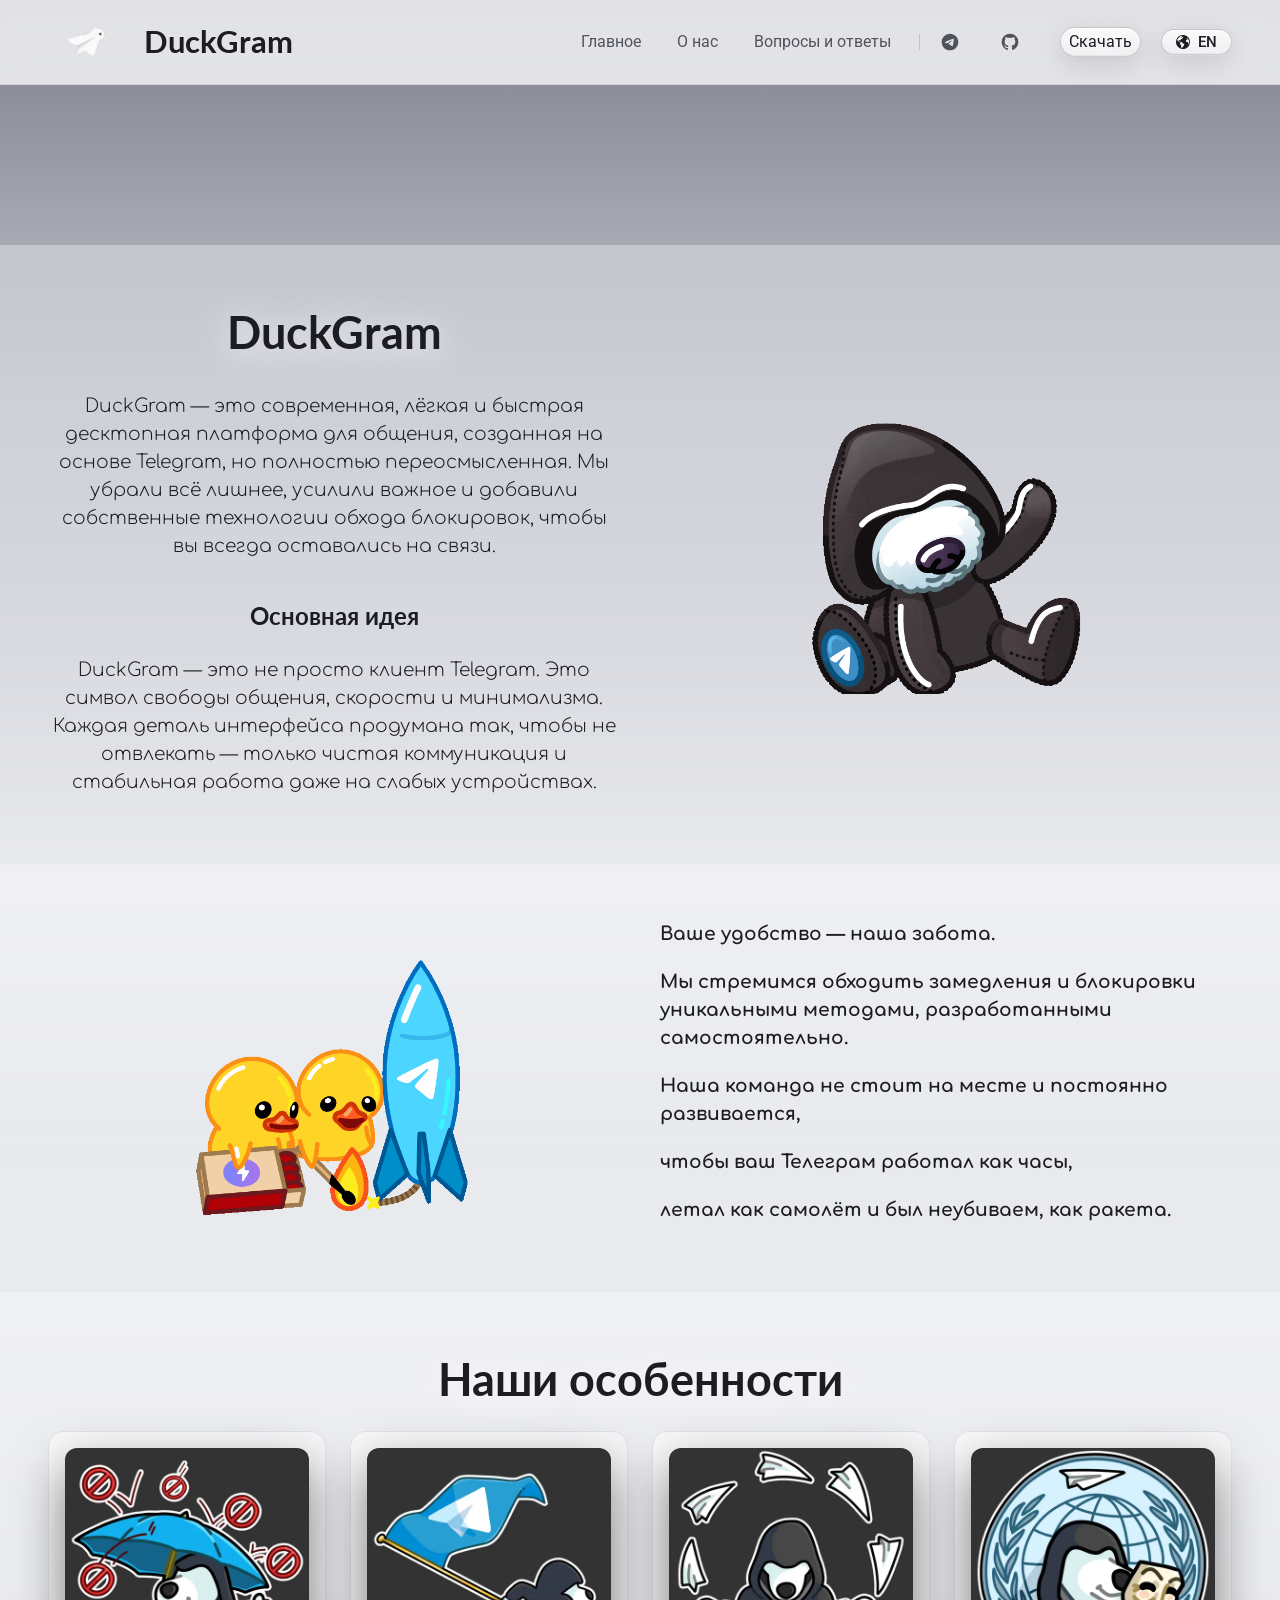
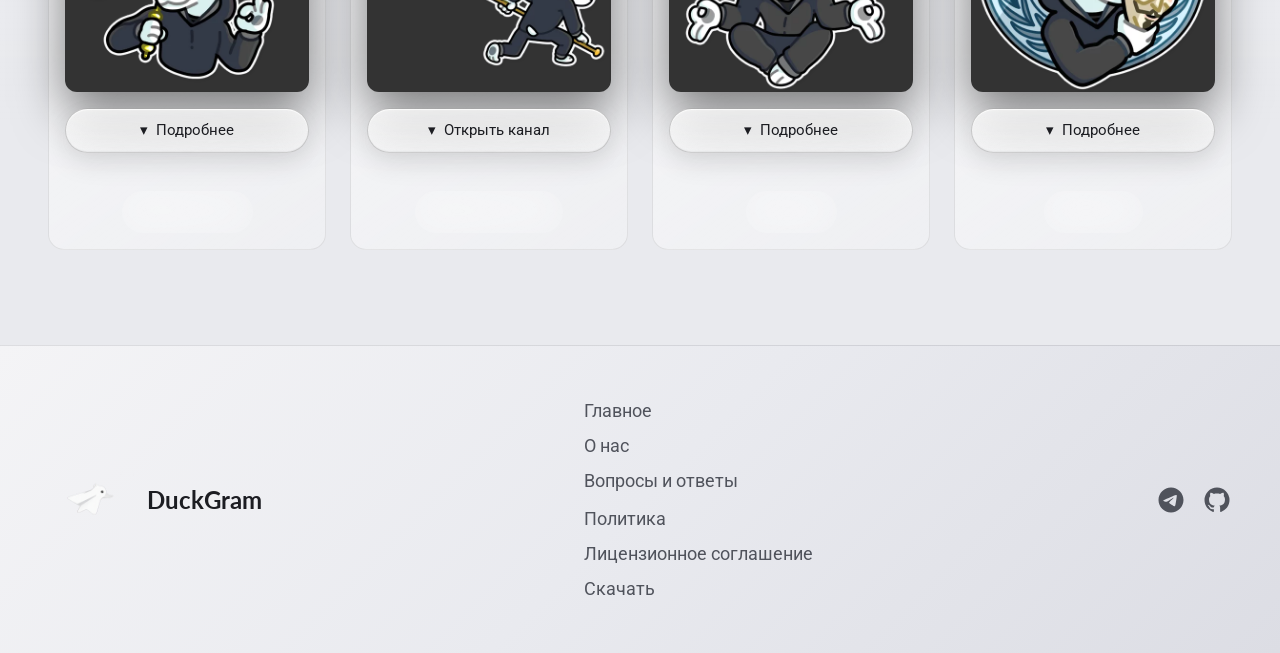
<file: index.htm>
<!DOCTYPE html>
<html lang="ru">
<head>
    <meta charset="UTF-8">
    <meta name="viewport" content="width=device-width, initial-scale=1.0">
    <title>DuckGram</title>

    <!-- Подключаем шрифты -->
    <link href="https://fonts.googleapis.com/css?family=Google+Sans:400,500|Roboto:300,400,500,700|Source+Code+Pro:400,700&display=swap" rel="stylesheet">
    <link href="https://fonts.googleapis.com/css?family=Comfortaa%3Ai%2Cbi%2C700%2C300%2C400&display=swap" rel="stylesheet">
    <link href="https://fonts.googleapis.com/css?family=Lato%3Ai%2Cbi%2C700%2C400&display=swap" rel="stylesheet">
    <link href="https://fonts.googleapis.com/css?family=Roboto%3Ai%2Cbi%2C700%2C400&display=swap" rel="stylesheet">

    <!-- Стили -->
        <link href="img/logo1.png" rel="icon" type="image/png">
    <link href="https://cdn.jsdelivr.net/npm/bootstrap@5.3.3/dist/css/bootstrap.min.css" rel="stylesheet">
    <link href="css/style.css" rel="stylesheet">
    <link href="css/theme.css" rel="stylesheet">
</head>
<body>

            <!-- ШАПКА -->
    <header class="site-header">
        <nav class="navbar navbar-expand-lg container nav-wrap">
            <a href="index.html" class="logo"><img src="img/logo.png" alt="DuckGram" class="logo-img"><span class="logo-text">DuckGram</span></a>
            <button class="navbar-toggler dg-burger" type="button" data-bs-toggle="collapse" data-bs-target="#dgNav" aria-controls="dgNav" aria-expanded="false" aria-label="Меню">
                <span class="navbar-toggler-icon"></span>
            </button>
            <div class="collapse navbar-collapse" id="dgNav">
                <ul class="navbar-nav dg-menu">
                    <li class="nav-item"><a href="index.html#home" class="nav-link" data-i18n="nav.home">Главное</a></li>
                    <li class="nav-item"><a href="about.html" class="nav-link" data-i18n="nav.about">О нас</a></li>
                    <li class="nav-item"><a href="faq.html" class="nav-link" data-i18n="nav.faq">Вопросы и ответы</a></li>
                    <li class="nav-item dg-divider-li"><span class="nav-divider"></span></li>
                    <li class="nav-item"><a href="https://t.me/DuckgramforTG" target="_blank" class="social-link" title="Telegram">
                    <svg width="20" height="20" viewBox="0 0 24 24" fill="currentColor"><path d="M12 2C6.48 2 2 6.48 2 12s4.48 10 10 10 10-4.48 10-10S17.52 2 12 2zm4.64 6.8c-.15 1.58-.8 5.42-1.13 7.19-.14.75-.42 1-.68 1.03-.58.05-1.02-.38-1.58-.75-.88-.58-1.38-.94-2.23-1.5-.99-.65-.35-1.01.22-1.59.15-.15 2.71-2.48 2.76-2.69a.2.2 0 00-.05-.18c-.06-.05-.14-.03-.21-.02-.09.02-1.49.95-4.22 2.79-.4.27-.76.41-1.08.4-.36-.01-1.04-.2-1.55-.37-.63-.2-1.12-.31-1.08-.66.02-.18.27-.36.74-.55 2.92-1.27 4.86-2.11 5.83-2.51 2.78-1.16 3.35-1.36 3.73-1.36.08 0 .27.02.39.12.1.08.13.19.14.27-.01.06.01.24 0 .38z"/></svg>
                </li>
                    <li class="nav-item"><a href="https://github.com/Aliev123kirill/Duckgram" target="_blank" class="social-link" title="GitHub">
                    <svg width="20" height="20" viewBox="0 0 24 24" fill="currentColor"><path d="M12 2A10 10 0 002 12c0 4.42 2.87 8.17 6.84 9.5.5.08.66-.23.66-.5v-1.69c-2.77.6-3.36-1.34-3.36-1.34-.46-1.16-1.11-1.47-1.11-1.47-.91-.62.07-.6.07-.6 1 .07 1.53 1.03 1.53 1.03.87 1.52 2.34 1.07 2.91.83.09-.65.35-1.09.63-1.34-2.22-.25-4.55-1.11-4.55-4.92 0-1.11.38-2 1.03-2.71-.1-.25-.45-1.29.1-2.64 0 0 .84-.27 2.75 1.02.79-.22 1.65-.33 2.5-.33.85 0 1.71.11 2.5.33 1.91-1.29 2.75-1.02 2.75-1.02.55 1.35.2 2.39.1 2.64.65.71 1.03 1.6 1.03 2.71 0 3.82-2.34 4.66-4.57 4.91.36.31.69.92.69 1.85V21c0 .27.16.59.67.5C19.14 20.16 22 16.42 22 12A10 10 0 0012 2z"/></svg>
                </li>
                    <li class="nav-item"><a href="download.html" class="nav-link nav-cta" data-i18n="nav.download">Скачать</a></li>
                    <li class="nav-item"><button id="lang-toggle" class="lang-toggle" type="button" aria-label="Switch to English"><svg class="lang-globe" aria-hidden="true" viewBox="0 0 512 512" width="14" height="14" xmlns="http://www.w3.org/2000/svg"><path fill="currentColor" d="M491.874,156.349c-19.451-45.961-51.883-85.014-92.731-112.619C358.303,16.125,308.967-0.008,256.004,0 c-35.306,0-69.024,7.161-99.662,20.118C110.396,39.569,71.335,72.01,43.738,112.849C16.133,153.69-0.008,203.032,0,255.996 c-0.008,35.306,7.161,69.017,20.118,99.655c19.451,45.953,51.891,85.014,92.739,112.611C153.69,495.867,203.032,512,256.004,512 c35.298,0,69.017-7.169,99.647-20.126c45.952-19.452,85.006-51.883,112.611-92.731C495.867,358.302,512,308.968,512,255.996 C512,220.697,504.831,186.979,491.874,156.349z M298.654,344.575c-9.94,14.069-2.064,35.314-13.688,47.509 c-11.702,12.243-17.45,8.4-24.89,25.716c-0.928,2.175-13.64,30.749-17.268,21.682c3.295,8.177,0.254,15.886-9.305,15.878 c-9.488-0.016,1.723,7.915-7.487,10.17c-2.732,0.73-3.033,6.296-1.866,13.456c-6.979-0.984-13.87-2.286-20.634-3.897 c-9.258-29.114-14.386-63.523-14.45-72.598c-0.15-31.432-6.534-19.031-21.944-42.158c-10.456-15.735-19.49-32.694-19.046-51.883 c-0.111,3.454,20.174-48.604,5.51-38.688c-17.816,12.06-21.031-16.72-38.172-19.182c-8.75-1.254-6.201-10.837-16.07-9.273 c-8.876,1.405-19.102-7.757-25.882-12.663c-4.382-3.192-12.608-49.002-19.332-48.89c-9.511,0.055,7.352,31.956,3.882,32.726 c-4.184,0.841-10.639-15.522-15.108-29.614c1.676-4.922,3.525-9.781,5.542-14.537c17.085-40.411,45.667-74.82,81.632-99.114 c12.227-8.265,25.326-15.315,39.094-21.078c0.667-0.033,1.341-0.072,2.008-0.168c12.441-1.468,48.907-15.759,59.101-4.62 c4.287,4.557-55.131,26.12-56.862,35.37c-1.135,6.034,14.648,4.978,16.03,5.073c15.863,0.961-4.628,16.839,5.049,19.57 c14.569,3.906,29.066-62.078,40.237-28.502c4.566,13.632,24.064-10.305,25.446,6.478c1.421,17.507,17.419,21.905-12.433,26.66 c-27.43,4.414-5.438,15.57-23.397,24.961c-16.991,8.892-31.837,13.06-43.833,29.002c-13.434,17.88-14.577,17.316-19.88,39.213 c-2.866,11.869-17.189-8.09-11.615-15.664c-1.946,2.62-18.848-5.661-20.548-1.39c-3.302,8.281-12.203,3.803-19.22,8.781 c-8.884,6.272-17.491,26.509-8.575,36.028c7.098,7.638,31.344-16.37,32.67-8.185c1.016,6.304-8.614,10.734-7.558,16.998 c1.501,9.051,16.332-2.596,16.332,4.43c-0.008,4.526-6.002,29.352,7.074,24.636c7.058-2.541,8.996,2.866,13.449,1.739 c6.09-1.54,9.67-15.8,16.967-14.744c8.638,1.246,21.809,5.208,30.502,7.709c14.196,4.09,13.449,16.07,29.947,18.57 c16.855,2.557,10.202,17.674,8.13,26.12C246.414,313.516,326.76,304.934,298.654,344.575z M392.307,125.934 c0.007,0,14.942,0.167,18.109-0.325c3.168-0.493,3.065-7.948,3.034-9.536c-0.024-1.611-8.575-5.438-6.471-6.47 c2.111-1.032,7.391-2.549,8.955-3.589c0.731-0.484,2.564-2.08,4.541-3.85c6.526,6.962,12.616,14.346,18.229,22.102 c-1.032,0.651-2.096,1.43-2.866,2.208c-2.072,2.104-8.456-0.643-8.456-0.643c-2.779,2.969-5.55,5.962-8.344,8.956 c-1.374,3.184-2.74,6.383-4.121,9.574c0,0-9.519,4.724-13.782,5.224c-4.264,0.492-11.258-3.335-12.362-4.954 C387.71,143.011,392.314,125.917,392.307,125.934z M463.547,343.662c-1.342,3.176-2.779,6.304-4.264,9.401 c-1.492-4.7-2.969-8.876-4.27-11.139c-3.105-5.344-7.257-11.766-1.898-24.723c5.366-12.957-3.002-29.114-7.217-33.44 c-4.216-4.311-4.2-7.558,0.024-14.052c4.223-6.487-1.048-8.654-5.28-8.654c-4.24,0-7.424-7.582-12.735-6.502 c-5.304,1.072-25.589,6.494-33.123,5.406c-7.48-1.072-31.242-23.952-31.29-29.415c0-5.454,1.001-26.112,3.144-29.352 c2.16-3.247,13.918-18.046,18.157-24.493c4.24-6.454,10.592-15.021,15.926-16.054c5.359-1.032,29.765-5.081,37.101-7.129 c7.352-2.057,6.352,1.897,8.519,6.208c1.413,0.191,2.811,0.389,4.216,0.58c0.008,0,5.812,1.144,9.504,3.866 c0.754,0.556,1.564,1.088,2.39,1.62c12.083,27.613,18.784,58.092,18.792,90.207C481.235,287.142,474.932,316.724,463.547,343.662z"/></svg><span id="lang-label" data-i18n="lang.switch">EN</span></button></li>
                    <!-- Кнопка темы #theme-toggle: закомментирована (функционал и дизайн сохранены в js/theme.js и css/theme.css) -->
            <!-- <li class="nav-item"><button id="theme-toggle" class="lang-toggle" type="button" aria-label="Переключить тему" title="Тема">
                        <svg class="lang-globe dg-theme-sun" aria-hidden="true" viewBox="0 0 24 24" width="14" height="14" fill="none" stroke="currentColor" stroke-width="1.8" stroke-linecap="round"><circle cx="12" cy="12" r="4.5"/><path d="M12 2v2.5M12 19.5V22M2 12h2.5M19.5 12H22M4.6 4.6l1.8 1.8M17.6 17.6l1.8 1.8M19.4 4.6l-1.8 1.8M6.4 17.6l-1.8 1.8"/></svg>
                        <svg class="lang-globe dg-theme-moon" aria-hidden="true" viewBox="0 0 24 24" width="14" height="14" fill="currentColor"><path d="M21 12.8A8.5 8.5 0 1 1 11.2 3a6.7 6.7 0 0 0 9.8 9.8z"/></svg>
                    </button></li> -->
                </ul>
            </div>
        </nav>
    </header>

    <!-- Фоновая анимация (частицы) -->
    <div id="bg-animation"></div>

    <!-- ===== ГЕРО-СЕКЦИЯ (фоновая картинка) ===== -->
    <section class="hero-section" id="home">
        <div class="hero-bg" style="background-image: url('https://lh3.googleusercontent.com/sitesv/AG8ngQXdP0ko6tKh4ppVewqBe6SZswKAN-e5ZRtH896Q-fkhkBpFoKjhZ14Uf3oxev_mTVREv35uOEt0QrSWqCzK0wIM4iH2w5tp951rfQJtbPdB1Wr-f3RRHfWBTIPYklLctw543e1twatPwsEeMJd5OfgcW0uJBI36zvh-6_EdP2qNlfy0NNiqkZkXJan1Wy0=w16383');"></div>
        <div class="hero-content"></div>
    </section>

    <!-- ===== ОСНОВНОЙ КОНТЕНТ ===== -->
    <main>

        <!-- БЛОК 1: DuckGram -->
        <section class="content-block dark" id="about">
            <div class="container two-column">
                <div class="col-text" style="text-align: center;">
                    <h1 class="block-title">DuckGram </h1>

                    <p class="block-text" data-i18n="home.about.p1">
                        DuckGram — это современная, лёгкая и быстрая десктопная платформа для общения, созданная на основе Telegram, но полностью переосмысленная. Мы убрали всё лишнее, усилили важное и добавили собственные технологии обхода блокировок, чтобы вы всегда оставались на связи.
                    </p>

                    <h2 class="block-subtitle" data-i18n="home.idea.title">Основная идея</h2>
                    <p class="block-text" data-i18n="home.about.p2">
                        DuckGram — это не просто клиент Telegram. Это символ свободы общения, скорости и минимализма. Каждая деталь интерфейса продумана так, чтобы не отвлекать — только чистая коммуникация и стабильная работа даже на слабых устройствах.
                    </p>
                </div>
                <div class="col-image col-gif-right">
                    <img src="img/1.gif"
                         alt="Гифка 1"
                         class="responsive-img gif-blend">
                </div>
            </div>
        </section>

        <!-- БЛОК 2: Ваше удобство -->
        <section class="content-block light" id="download">
            <div class="container two-column">
                <div class="col-image">
                    <img src="img/2.gif"
                         alt="Гифка 2"
                         class="responsive-img gif-blend">
                </div>
                <div class="col-text">
                    <p class="block-text bold" data-i18n="home.comfort.p1">
                        Ваше удобство — наша забота.
                    </p>
                    <p class="block-text bold" data-i18n="home.comfort.p2">
                        Мы стремимся обходить замедления и блокировки уникальными методами, разработанными самостоятельно.
                    </p>
                    <p class="block-text bold" data-i18n="home.comfort.p3">
                        Наша команда не стоит на месте и постоянно развивается,
                    </p>
                    <p class="block-text bold" data-i18n="home.comfort.p4">
                        чтобы ваш Телеграм работал как часы,
                    </p>
                    <p class="block-text bold" data-i18n="home.comfort.p5">
                        летал как самолёт и был неубиваем, как ракета.
                    </p>
                </div>
            </div>
        </section>

        <!-- БЛОК 3: Наши особенности (четыре блока) -->
        <section class="content-block light" id="faq">
            <div class="container">
                <h2 class="block-title centered" data-i18n="home.features.title">Наши особенности</h2>

                <div class="achievement-grid">
                    <!-- Особенность 1 -->
                    <div class="achievement-item">
                        <img src="img/12.jpg"
                             alt="Особенность 1"
                             class="responsive-img"
                             referrerpolicy="no-referrer"
                             onerror="this.style.display='none'; this.nextElementSibling.style.display='flex';">
                        <div class="img-placeholder" style="display:none;" data-i18n="home.img.unavailable">Изображение недоступно</div>
                        <div class="achievement-acc">
                            <button type="button" class="achievement-toggle"><span class="toggle-caret">▾</span><span data-i18n="home.features.more">Подробнее</span></button>
                            <div class="accordion-body">
                                <p class="feature-text" data-i18n="home.features.card1.p1">Уникальность нашей технологии — в локальном подходе к обходу: когда стандартный DNS отдаёт недоступный адрес, DuckGram Fix находит рабочий IP из официального пула Telegram и применяет его прямо на устройстве. Никаких прокси, VPN и арендованных серверов. Сейчас механизм работает на Windows, и мы ищем способ расширить его на другие системы.</p>
                            </div>
                        </div>
                        <div class="achievement-btn">
                            <a href="fix.html" class="btn" data-i18n="home.features.btnMore">Подробнее</a>
                        </div>
                    </div>

                    <!-- Особенность 2 (наш Telegram-канал) -->
                    <div class="achievement-item">
                        <img src="img/58a0190216f293301ef2e2809136ccf8.jpg"
                             alt="Особенность 2"
                             class="responsive-img"
                             referrerpolicy="no-referrer"
                             onerror="this.style.display='none'; this.nextElementSibling.style.display='flex';">
                        <div class="img-placeholder" style="display:none;" data-i18n="home.img.unavailable">Изображение недоступно</div>
                        <div class="achievement-acc">
                            <button type="button" class="achievement-toggle"><span class="toggle-caret">▾</span><span data-i18n="home.features.card2.toggle">Открыть канал</span></button>
                            <div class="accordion-body">
                                <p class="feature-text" data-i18n="home.features.card2.p1">Наш Telegram-канал, где мы публикуем новости Telegram и интернета в целом, а также рассказываем о нашем развитии.</p>
                            </div>
                        </div>
                        <div class="achievement-btn">
                            <a href="https://t.me/DuckgramforTG" target="_blank" class="btn" data-i18n="home.features.card2.link">Подробнее</a>
                        </div>
                    </div>

                    <!-- Особенность 3 (кнопка ведёт на страницу «О нас») -->
                    <div class="achievement-item">
                        <img src="img/sticker.webp"
                             alt="Особенность 3"
                             class="responsive-img"
                             referrerpolicy="no-referrer"
                             onerror="this.style.display='none'; this.nextElementSibling.style.display='flex';">
                        <div class="img-placeholder" style="display:none;" data-i18n="home.img.unavailable">Изображение недоступно</div>
                        <div class="achievement-acc">
                            <button type="button" class="achievement-toggle"><span class="toggle-caret">▾</span><span data-i18n="home.features.more">Подробнее</span></button>
                            <div class="feature-note accordion-body">
                            <p class="fn-text" data-i18n-html="home.features.note">Проект <strong>не зарабатывает</strong> и держится на бесплатных решениях — сайт может работать некорректно. Мы стараемся работать над безопасностью и стабильностью в основном приложении.</p>
                            <p class="fn-note" data-i18n-html="home.features.notewhy">* Именно поэтому мы не стали делать веб-решение: пришлось бы арендовать сервер и обеспечивать стабильную работу и защиту от DDoS, а это всё стоит денег. Поэтому мы выбрали desktop-решение.</p>
                        </div>
                        </div>
                        <div class="achievement-btn">
                            <a href="about.html" class="btn" data-i18n="home.features.btn3">О нас</a>
                        </div>
                    </div>

                    <!-- Особенность 4 -->
                    <div class="achievement-item">
                        <img src="img/sticker1.webp"
                             alt="Особенность 4"
                             class="responsive-img"
                             referrerpolicy="no-referrer"
                             onerror="this.style.display='none'; this.nextElementSibling.style.display='flex';">
                        <div class="img-placeholder" style="display:none;" data-i18n="home.img.unavailable">Изображение недоступно</div>
                        <div class="achievement-acc">
                            <button type="button" class="achievement-toggle"><span class="toggle-caret">▾</span><span data-i18n="home.features.more">Подробнее</span></button>
                            <p class="feature-text accordion-body" data-i18n="home.features.card4.note">Мы соблюдаем и уважаем правила Telegram, поэтому у нас есть собственный GitHub.</p>
                        </div>
                        <div class="achievement-btn">
                            <a href="https://github.com/Aliev123kirill/Duckgram" target="_blank" class="btn" data-i18n="home.features.btnGithub">GitHub</a>
                        </div>
                    </div>
                </div>
            </div>
        </section>

    </main>

    <!-- ===== ФУТЕР (пустой) ===== -->
    <footer class="site-footer">
        <div class="container">
            <div class="footer-inner">
                <a href="index.html" class="footer-logo"><img src="img/logo.png" alt="DuckGram" class="footer-logo-img"><span class="footer-logo-text">DuckGram</span></a>
                <nav class="footer-nav row g-0 justify-content-center">
                    <div class="footer-nav-col col-6">
                        <a href="index.html#home" data-i18n="nav.home">Главное</a>
                        <a href="about.html" data-i18n="nav.about">О нас</a>
                        <a href="faq.html" data-i18n="nav.faq">Вопросы и ответы</a>
                    </div>
                    <div class="footer-nav-col col-6">
                        <a href="privacy.html" data-i18n="nav.privacy">Политика</a>
                        <a href="license.html" data-i18n="nav.license">Лицензионное соглашение</a>
                        <a href="download.html" data-i18n="nav.download">Скачать</a>
                    </div>
                </nav>
                <div class="footer-social">
                    <a href="https://t.me/DuckgramforTG" target="_blank" class="social-link" title="Telegram">
                        <svg width="20" height="20" viewBox="0 0 24 24" fill="currentColor"><path d="M12 2C6.48 2 2 6.48 2 12s4.48 10 10 10 10-4.48 10-10S17.52 2 12 2zm4.64 6.8c-.15 1.58-.8 5.42-1.13 7.19-.14.75-.42 1-.68 1.03-.58.05-1.02-.38-1.58-.75-.88-.58-1.38-.94-2.23-1.5-.99-.65-.35-1.01.22-1.59.15-.15 2.71-2.48 2.76-2.69a.2.2 0 00-.05-.18c-.06-.05-.14-.03-.21-.02-.09.02-1.49.95-4.22 2.79-.4.27-.76.41-1.08.4-.36-.01-1.04-.2-1.55-.37-.63-.2-1.12-.31-1.08-.66.02-.18.27-.36.74-.55 2.92-1.27 4.86-2.11 5.83-2.51 2.78-1.16 3.35-1.36 3.73-1.36.08 0 .27.02.39.12.1.08.13.19.14.27-.01.06.01.24 0 .38z"/></svg>
                    </a>
                    <a href="https://github.com/Aliev123kirill/Duckgram" target="_blank" class="social-link" title="GitHub">
                        <svg width="20" height="20" viewBox="0 0 24 24" fill="currentColor"><path d="M12 2A10 10 0 002 12c0 4.42 2.87 8.17 6.84 9.5.5.08.66-.23.66-.5v-1.69c-2.77.6-3.36-1.34-3.36-1.34-.46-1.16-1.11-1.47-1.11-1.47-.91-.62.07-.6.07-.6 1 .07 1.53 1.03 1.53 1.03.87 1.52 2.34 1.07 2.91.83.09-.65.35-1.09.63-1.34-2.22-.25-4.55-1.11-4.55-4.92 0-1.11.38-2 1.03-2.71-.1-.25-.45-1.29.1-2.64 0 0 .84-.27 2.75 1.02.79-.22 1.65-.33 2.5-.33.85 0 1.71.11 2.5.33 1.91-1.29 2.75-1.02 2.75-1.02.55 1.35.2 2.39.1 2.64.65.71 1.03 1.6 1.03 2.71 0 3.82-2.34 4.66-4.57 4.91.36.31.69.92.69 1.85V21c0 .27.16.59.67.5C19.14 20.16 22 16.42 22 12A10 10 0 0012 2z"/></svg>
                    </a>
                </div>
            </div>
         
        </div>
    </footer>

    <!-- Скрипты -->
    <script src="js/i18n.js"></script>
    <script src="js/theme.js"></script>
    <script src="js/script.js"></script>
    <script src="js/visitor.js"></script>
    <script src="js/notfound.js"></script>
    <script src="https://cdn.jsdelivr.net/npm/bootstrap@5.3.3/dist/js/bootstrap.bundle.min.js"></script>
</body>
</html>
</file>
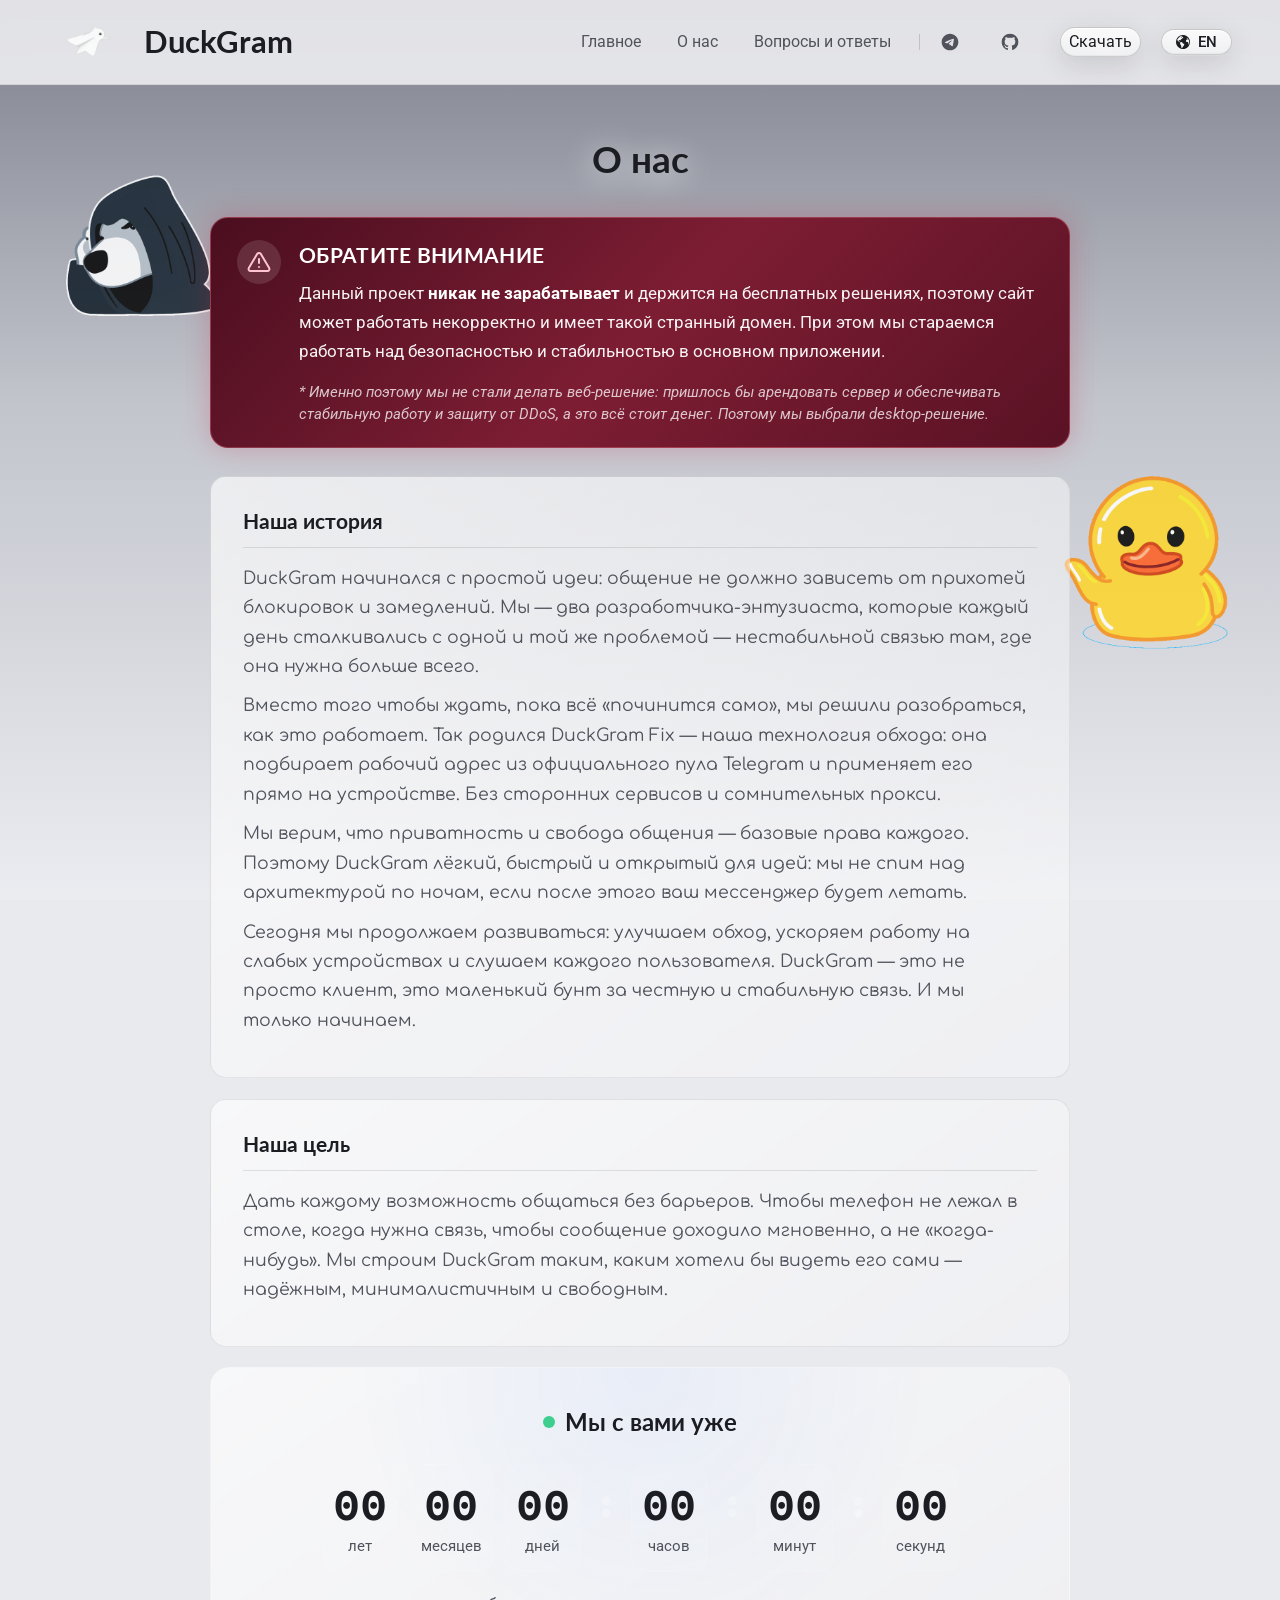
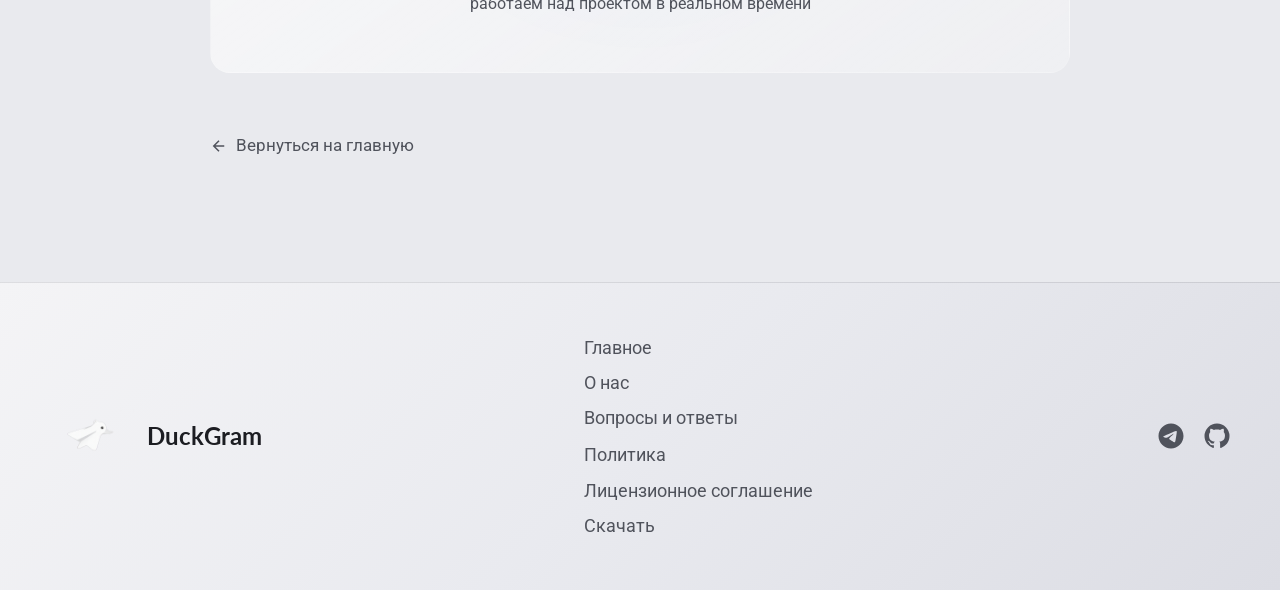
<file: about.html>
<!DOCTYPE html>
<html lang="ru">
<head>
    <meta charset="UTF-8">
    <meta name="viewport" content="width=device-width, initial-scale=1.0">
    <title>DuckGram — О нас</title>

    <link href="https://fonts.googleapis.com/css?family=Google+Sans:400,500|Roboto:300,400,500,700|Source+Code+Pro:400,700&display=swap" rel="stylesheet">
    <link href="https://fonts.googleapis.com/css?family=Comfortaa%3Ai%2Cbi%2C700%2C300%2C400&display=swap" rel="stylesheet">
    <link href="https://fonts.googleapis.com/css?family=Lato%3Ai%2Cbi%2C700%2C400&display=swap" rel="stylesheet">
    <link href="https://fonts.googleapis.com/css?family=Roboto%3Ai%2Cbi%2C700%2C400&display=swap" rel="stylesheet">

        <link href="img/logo1.png" rel="icon" type="image/png">
    <link href="https://cdn.jsdelivr.net/npm/bootstrap@5.3.3/dist/css/bootstrap.min.css" rel="stylesheet">
    <link href="css/style.css" rel="stylesheet">
    <link href="css/theme.css" rel="stylesheet">
</head>
<body>

            <!-- ШАПКА -->
    <header class="site-header">
        <nav class="navbar navbar-expand-lg container nav-wrap">
            <a href="index.html" class="logo"><img src="img/logo.png" alt="DuckGram" class="logo-img"><span class="logo-text">DuckGram</span></a>
            <button class="navbar-toggler dg-burger" type="button" data-bs-toggle="collapse" data-bs-target="#dgNav" aria-controls="dgNav" aria-expanded="false" aria-label="Меню">
                <span class="navbar-toggler-icon"></span>
            </button>
            <div class="collapse navbar-collapse" id="dgNav">
                <ul class="navbar-nav dg-menu">
                    <li class="nav-item"><a href="index.html#home" class="nav-link" data-i18n="nav.home">Главное</a></li>
                    <li class="nav-item"><a href="about.html" class="nav-link" data-i18n="nav.about">О нас</a></li>
                    <li class="nav-item"><a href="faq.html" class="nav-link" data-i18n="nav.faq">Вопросы и ответы</a></li>
                    <li class="nav-item dg-divider-li"><span class="nav-divider"></span></li>
                    <li class="nav-item"><a href="https://t.me/DuckgramforTG" target="_blank" class="social-link" title="Telegram">
                    <svg width="20" height="20" viewBox="0 0 24 24" fill="currentColor"><path d="M12 2C6.48 2 2 6.48 2 12s4.48 10 10 10 10-4.48 10-10S17.52 2 12 2zm4.64 6.8c-.15 1.58-.8 5.42-1.13 7.19-.14.75-.42 1-.68 1.03-.58.05-1.02-.38-1.58-.75-.88-.58-1.38-.94-2.23-1.5-.99-.65-.35-1.01.22-1.59.15-.15 2.71-2.48 2.76-2.69a.2.2 0 00-.05-.18c-.06-.05-.14-.03-.21-.02-.09.02-1.49.95-4.22 2.79-.4.27-.76.41-1.08.4-.36-.01-1.04-.2-1.55-.37-.63-.2-1.12-.31-1.08-.66.02-.18.27-.36.74-.55 2.92-1.27 4.86-2.11 5.83-2.51 2.78-1.16 3.35-1.36 3.73-1.36.08 0 .27.02.39.12.1.08.13.19.14.27-.01.06.01.24 0 .38z"/></svg>
                </li>
                    <li class="nav-item"><a href="https://github.com/Aliev123kirill/Duckgram" target="_blank" class="social-link" title="GitHub">
                    <svg width="20" height="20" viewBox="0 0 24 24" fill="currentColor"><path d="M12 2A10 10 0 002 12c0 4.42 2.87 8.17 6.84 9.5.5.08.66-.23.66-.5v-1.69c-2.77.6-3.36-1.34-3.36-1.34-.46-1.16-1.11-1.47-1.11-1.47-.91-.62.07-.6.07-.6 1 .07 1.53 1.03 1.53 1.03.87 1.52 2.34 1.07 2.91.83.09-.65.35-1.09.63-1.34-2.22-.25-4.55-1.11-4.55-4.92 0-1.11.38-2 1.03-2.71-.1-.25-.45-1.29.1-2.64 0 0 .84-.27 2.75 1.02.79-.22 1.65-.33 2.5-.33.85 0 1.71.11 2.5.33 1.91-1.29 2.75-1.02 2.75-1.02.55 1.35.2 2.39.1 2.64.65.71 1.03 1.6 1.03 2.71 0 3.82-2.34 4.66-4.57 4.91.36.31.69.92.69 1.85V21c0 .27.16.59.67.5C19.14 20.16 22 16.42 22 12A10 10 0 0012 2z"/></svg>
                </li>
                    <li class="nav-item"><a href="download.html" class="nav-link nav-cta" data-i18n="nav.download">Скачать</a></li>
                    <li class="nav-item"><button id="lang-toggle" class="lang-toggle" type="button" aria-label="Switch to English"><svg class="lang-globe" aria-hidden="true" viewBox="0 0 512 512" width="14" height="14" xmlns="http://www.w3.org/2000/svg"><path fill="currentColor" d="M491.874,156.349c-19.451-45.961-51.883-85.014-92.731-112.619C358.303,16.125,308.967-0.008,256.004,0 c-35.306,0-69.024,7.161-99.662,20.118C110.396,39.569,71.335,72.01,43.738,112.849C16.133,153.69-0.008,203.032,0,255.996 c-0.008,35.306,7.161,69.017,20.118,99.655c19.451,45.953,51.891,85.014,92.739,112.611C153.69,495.867,203.032,512,256.004,512 c35.298,0,69.017-7.169,99.647-20.126c45.952-19.452,85.006-51.883,112.611-92.731C495.867,358.302,512,308.968,512,255.996 C512,220.697,504.831,186.979,491.874,156.349z M298.654,344.575c-9.94,14.069-2.064,35.314-13.688,47.509 c-11.702,12.243-17.45,8.4-24.89,25.716c-0.928,2.175-13.64,30.749-17.268,21.682c3.295,8.177,0.254,15.886-9.305,15.878 c-9.488-0.016,1.723,7.915-7.487,10.17c-2.732,0.73-3.033,6.296-1.866,13.456c-6.979-0.984-13.87-2.286-20.634-3.897 c-9.258-29.114-14.386-63.523-14.45-72.598c-0.15-31.432-6.534-19.031-21.944-42.158c-10.456-15.735-19.49-32.694-19.046-51.883 c-0.111,3.454,20.174-48.604,5.51-38.688c-17.816,12.06-21.031-16.72-38.172-19.182c-8.75-1.254-6.201-10.837-16.07-9.273 c-8.876,1.405-19.102-7.757-25.882-12.663c-4.382-3.192-12.608-49.002-19.332-48.89c-9.511,0.055,7.352,31.956,3.882,32.726 c-4.184,0.841-10.639-15.522-15.108-29.614c1.676-4.922,3.525-9.781,5.542-14.537c17.085-40.411,45.667-74.82,81.632-99.114 c12.227-8.265,25.326-15.315,39.094-21.078c0.667-0.033,1.341-0.072,2.008-0.168c12.441-1.468,48.907-15.759,59.101-4.62 c4.287,4.557-55.131,26.12-56.862,35.37c-1.135,6.034,14.648,4.978,16.03,5.073c15.863,0.961-4.628,16.839,5.049,19.57 c14.569,3.906,29.066-62.078,40.237-28.502c4.566,13.632,24.064-10.305,25.446,6.478c1.421,17.507,17.419,21.905-12.433,26.66 c-27.43,4.414-5.438,15.57-23.397,24.961c-16.991,8.892-31.837,13.06-43.833,29.002c-13.434,17.88-14.577,17.316-19.88,39.213 c-2.866,11.869-17.189-8.09-11.615-15.664c-1.946,2.62-18.848-5.661-20.548-1.39c-3.302,8.281-12.203,3.803-19.22,8.781 c-8.884,6.272-17.491,26.509-8.575,36.028c7.098,7.638,31.344-16.37,32.67-8.185c1.016,6.304-8.614,10.734-7.558,16.998 c1.501,9.051,16.332-2.596,16.332,4.43c-0.008,4.526-6.002,29.352,7.074,24.636c7.058-2.541,8.996,2.866,13.449,1.739 c6.09-1.54,9.67-15.8,16.967-14.744c8.638,1.246,21.809,5.208,30.502,7.709c14.196,4.09,13.449,16.07,29.947,18.57 c16.855,2.557,10.202,17.674,8.13,26.12C246.414,313.516,326.76,304.934,298.654,344.575z M392.307,125.934 c0.007,0,14.942,0.167,18.109-0.325c3.168-0.493,3.065-7.948,3.034-9.536c-0.024-1.611-8.575-5.438-6.471-6.47 c2.111-1.032,7.391-2.549,8.955-3.589c0.731-0.484,2.564-2.08,4.541-3.85c6.526,6.962,12.616,14.346,18.229,22.102 c-1.032,0.651-2.096,1.43-2.866,2.208c-2.072,2.104-8.456-0.643-8.456-0.643c-2.779,2.969-5.55,5.962-8.344,8.956 c-1.374,3.184-2.74,6.383-4.121,9.574c0,0-9.519,4.724-13.782,5.224c-4.264,0.492-11.258-3.335-12.362-4.954 C387.71,143.011,392.314,125.917,392.307,125.934z M463.547,343.662c-1.342,3.176-2.779,6.304-4.264,9.401 c-1.492-4.7-2.969-8.876-4.27-11.139c-3.105-5.344-7.257-11.766-1.898-24.723c5.366-12.957-3.002-29.114-7.217-33.44 c-4.216-4.311-4.2-7.558,0.024-14.052c4.223-6.487-1.048-8.654-5.28-8.654c-4.24,0-7.424-7.582-12.735-6.502 c-5.304,1.072-25.589,6.494-33.123,5.406c-7.48-1.072-31.242-23.952-31.29-29.415c0-5.454,1.001-26.112,3.144-29.352 c2.16-3.247,13.918-18.046,18.157-24.493c4.24-6.454,10.592-15.021,15.926-16.054c5.359-1.032,29.765-5.081,37.101-7.129 c7.352-2.057,6.352,1.897,8.519,6.208c1.413,0.191,2.811,0.389,4.216,0.58c0.008,0,5.812,1.144,9.504,3.866 c0.754,0.556,1.564,1.088,2.39,1.62c12.083,27.613,18.784,58.092,18.792,90.207C481.235,287.142,474.932,316.724,463.547,343.662z"/></svg><span id="lang-label" data-i18n="lang.switch">EN</span></button></li>
                    <!-- Кнопка темы #theme-toggle: закомментирована (функционал и дизайн сохранены в js/theme.js и css/theme.css) -->
            <!-- <li class="nav-item"><button id="theme-toggle" class="lang-toggle" type="button" aria-label="Переключить тему" title="Тема">
                        <svg class="lang-globe dg-theme-sun" aria-hidden="true" viewBox="0 0 24 24" width="14" height="14" fill="none" stroke="currentColor" stroke-width="1.8" stroke-linecap="round"><circle cx="12" cy="12" r="4.5"/><path d="M12 2v2.5M12 19.5V22M2 12h2.5M19.5 12H22M4.6 4.6l1.8 1.8M17.6 17.6l1.8 1.8M19.4 4.6l-1.8 1.8M6.4 17.6l-1.8 1.8"/></svg>
                        <svg class="lang-globe dg-theme-moon" aria-hidden="true" viewBox="0 0 24 24" width="14" height="14" fill="currentColor"><path d="M21 12.8A8.5 8.5 0 1 1 11.2 3a6.7 6.7 0 0 0 9.8 9.8z"/></svg>
                    </button></li> -->
                </ul>
            </div>
        </nav>
    </header>

    <div id="bg-animation"></div>

    <main>
        <div class="container">
            <div class="privacy-page">

                <!-- ===== СТИКЕРЫ РАЗРАБОТЧИКОВ =====
                     Слева сверху (hi1.gif) — стикер, олицетворяющий меня (разработчик №1).
                     Справа чуть ниже (hi2.gif) — стикер, олицетворяющий моего друга (разработчик №2). -->
                <img src="img/hi1.gif" alt="Разработчик 1" class="sticker-side sticker-dev-left">
                <img src="img/hi2.gif" alt="Разработчик 2" class="sticker-side sticker-dev-right">

                <h1 class="block-title centered" data-i18n="about.title">О нас</h1>

                <!-- ПЛАШКА-ПРЕДУПРЕЖДЕНИЕ -->
                <div class="funding-banner" role="note">
                    <span class="fb-icon">
                        <svg width="24" height="24" viewBox="0 0 24 24" fill="none" stroke="currentColor" stroke-width="2" stroke-linecap="round" stroke-linejoin="round"><path d="M10.29 3.86 1.82 18a2 2 0 0 0 1.71 3h16.94a2 2 0 0 0 1.71-3L13.71 3.86a2 2 0 0 0-3.42 0z"/><line x1="12" y1="9" x2="12" y2="13"/><line x1="12" y1="17" x2="12.01" y2="17"/></svg>
                    </span>
                    <div class="fb-body">
                        <span class="fb-title" data-i18n="banner.title">Обратите внимание</span>
                        <p class="fb-text" data-i18n-html="banner.text">Данный проект <strong>никак не зарабатывает</strong> и держится на бесплатных решениях, поэтому сайт может работать некорректно и имеет такой странный домен. При этом мы стараемся работать над безопасностью и стабильностью в основном приложении.</p>
                        <p class="fb-note" data-i18n-html="banner.note">* Именно поэтому мы не стали делать веб-решение: пришлось бы арендовать сервер и обеспечивать стабильную работу и защиту от DDoS, а это всё стоит денег. Поэтому мы выбрали desktop-решение.</p>
                    </div>
                </div>

                <!-- ИСТОРИЯ -->
                <div class="privacy-card">
                    <h3 data-i18n="about.story.title">Наша история</h3>
                    <p data-i18n="about.story.p1">
                        DuckGram начинался с простой идеи: общение не должно зависеть от прихотей блокировок и замедлений. Мы — два разработчика-энтузиаста, которые каждый день сталкивались с одной и той же проблемой — нестабильной связью там, где она нужна больше всего.
                    </p>
                    <p data-i18n="about.story.p2">
                        Вместо того чтобы ждать, пока всё «починится само», мы решили разобраться, как это работает. Так родился DuckGram Fix — наша технология обхода: она подбирает рабочий адрес из официального пула Telegram и применяет его прямо на устройстве. Без сторонних сервисов и сомнительных прокси.
                    </p>
                    <p data-i18n="about.story.p3">
                        Мы верим, что приватность и свобода общения — базовые права каждого. Поэтому DuckGram лёгкий, быстрый и открытый для идей: мы не спим над архитектурой по ночам, если после этого ваш мессенджер будет летать.
                    </p>
                    <p data-i18n="about.story.p4">
                        Сегодня мы продолжаем развиваться: улучшаем обход, ускоряем работу на слабых устройствах и слушаем каждого пользователя. DuckGram — это не просто клиент, это маленький бунт за честную и стабильную связь. И мы только начинаем.
                    </p>
                </div>

                <!-- НАША ЦЕЛЬ -->
                <div class="privacy-card">
                    <h3 data-i18n="about.goal.title">Наша цель</h3>
                    <p data-i18n="about.goal.p1">
                        Дать каждому возможность общаться без барьеров. Чтобы телефон не лежал в столе, когда нужна связь, чтобы сообщение доходило мгновенно, а не «когда-нибудь». Мы строим DuckGram таким, каким хотели бы видеть его сами — надёжным, минималистичным и свободным.
                    </p>
                </div>

                <!-- ТАЙМЕР РАБОТЫ -->
                <div class="about-timer-card">
                    <div class="about-timer-head">
                        <span class="live-dot"></span>
                        <span data-i18n="timer.caption">Мы с вами уже</span>
                    </div>
                    <div class="about-timer" id="about-timer">
                        <div class="timer-unit">
                            <div class="timer-num" id="timer-years">0</div>
                            <div class="timer-label" data-unit="years">лет</div>
                        </div>
                        <div class="timer-unit">
                            <div class="timer-num" id="timer-months">0</div>
                            <div class="timer-label" data-unit="months">мес</div>
                        </div>
                        <div class="timer-unit">
                            <div class="timer-num" id="timer-days">0</div>
                            <div class="timer-label" data-unit="days">дней</div>
                        </div>
                        <div class="timer-sep">:</div>
                        <div class="timer-unit">
                            <div class="timer-num" id="timer-hours">0</div>
                            <div class="timer-label" data-unit="hours">часов</div>
                        </div>
                        <div class="timer-sep">:</div>
                        <div class="timer-unit">
                            <div class="timer-num" id="timer-minutes">0</div>
                            <div class="timer-label" data-unit="minutes">минут</div>
                        </div>
                        <div class="timer-sep">:</div>
                        <div class="timer-unit">
                            <div class="timer-num" id="timer-seconds">0</div>
                            <div class="timer-label" data-unit="seconds">секунд</div>
                        </div>
                    </div>
                    <p class="about-timer-sub" data-i18n="timer.sub">работаем над проектом в реальном времени</p>
                </div>

                <a href="index.html" class="back-link">
                    <svg width="18" height="18" viewBox="0 0 24 24" fill="none" stroke="currentColor" stroke-width="2"><path d="M19 12H5M12 19l-7-7 7-7"/></svg>
                    <span data-i18n="back.home">Вернуться на главную</span>
                </a>

            </div>
        </div>
    </main>

    <footer class="site-footer">
        <div class="container">
            <div class="footer-inner">
                <a href="index.html" class="footer-logo"><img src="img/logo.png" alt="DuckGram" class="footer-logo-img"><span class="footer-logo-text">DuckGram</span></a>
                <nav class="footer-nav row g-0 justify-content-center">
                    <div class="footer-nav-col col-6">
                        <a href="index.html#home" data-i18n="nav.home">Главное</a>
                        <a href="about.html" data-i18n="nav.about">О нас</a>
                        <a href="faq.html" data-i18n="nav.faq">Вопросы и ответы</a>
                    </div>
                    <div class="footer-nav-col col-6">
                        <a href="privacy.html" data-i18n="nav.privacy">Политика</a>
                        <a href="license.html" data-i18n="nav.license">Лицензионное соглашение</a>
                        <a href="download.html" data-i18n="nav.download">Скачать</a>
                    </div>
                </nav>
                <div class="footer-social">
                    <a href="https://t.me/DuckgramforTG" target="_blank" class="social-link" title="Telegram">
                        <svg width="20" height="20" viewBox="0 0 24 24" fill="currentColor"><path d="M12 2C6.48 2 2 6.48 2 12s4.48 10 10 10 10-4.48 10-10S17.52 2 12 2zm4.64 6.8c-.15 1.58-.8 5.42-1.13 7.19-.14.75-.42 1-.68 1.03-.58.05-1.02-.38-1.58-.75-.88-.58-1.38-.94-2.23-1.5-.99-.65-.35-1.01.22-1.59.15-.15 2.71-2.48 2.76-2.69a.2.2 0 00-.05-.18c-.06-.05-.14-.03-.21-.02-.09.02-1.49.95-4.22 2.79-.4.27-.76.41-1.08.4-.36-.01-1.04-.2-1.55-.37-.63-.2-1.12-.31-1.08-.66.02-.18.27-.36.74-.55 2.92-1.27 4.86-2.11 5.83-2.51 2.78-1.16 3.35-1.36 3.73-1.36.08 0 .27.02.39.12.1.08.13.19.14.27-.01.06.01.24 0 .38z"/></svg>
                    </a>
                    <a href="https://github.com/Aliev123kirill/Duckgram" target="_blank" class="social-link" title="GitHub">
                        <svg width="20" height="20" viewBox="0 0 24 24" fill="currentColor"><path d="M12 2A10 10 0 002 12c0 4.42 2.87 8.17 6.84 9.5.5.08.66-.23.66-.5v-1.69c-2.77.6-3.36-1.34-3.36-1.34-.46-1.16-1.11-1.47-1.11-1.47-.91-.62.07-.6.07-.6 1 .07 1.53 1.03 1.53 1.03.87 1.52 2.34 1.07 2.91.83.09-.65.35-1.09.63-1.34-2.22-.25-4.55-1.11-4.55-4.92 0-1.11.38-2 1.03-2.71-.1-.25-.45-1.29.1-2.64 0 0 .84-.27 2.75 1.02.79-.22 1.65-.33 2.5-.33.85 0 1.71.11 2.5.33 1.91-1.29 2.75-1.02 2.75-1.02.55 1.35.2 2.39.1 2.64.65.71 1.03 1.6 1.03 2.71 0 3.82-2.34 4.66-4.57 4.91.36.31.69.92.69 1.85V21c0 .27.16.59.67.5C19.14 20.16 22 16.42 22 12A10 10 0 0012 2z"/></svg>
                    </a>
                </div>
            </div>
   
               
            </div>
        </div>
    </footer>

    <script src="js/timer.js"></script>
    <script src="js/i18n.js"></script>
    <script src="js/theme.js"></script>
    <script src="js/script.js"></script>
    <script src="js/visitor.js"></script>
    <script src="js/notfound.js"></script>
    <script src="https://cdn.jsdelivr.net/npm/bootstrap@5.3.3/dist/js/bootstrap.bundle.min.js"></script>
</body>
</html>
</file>
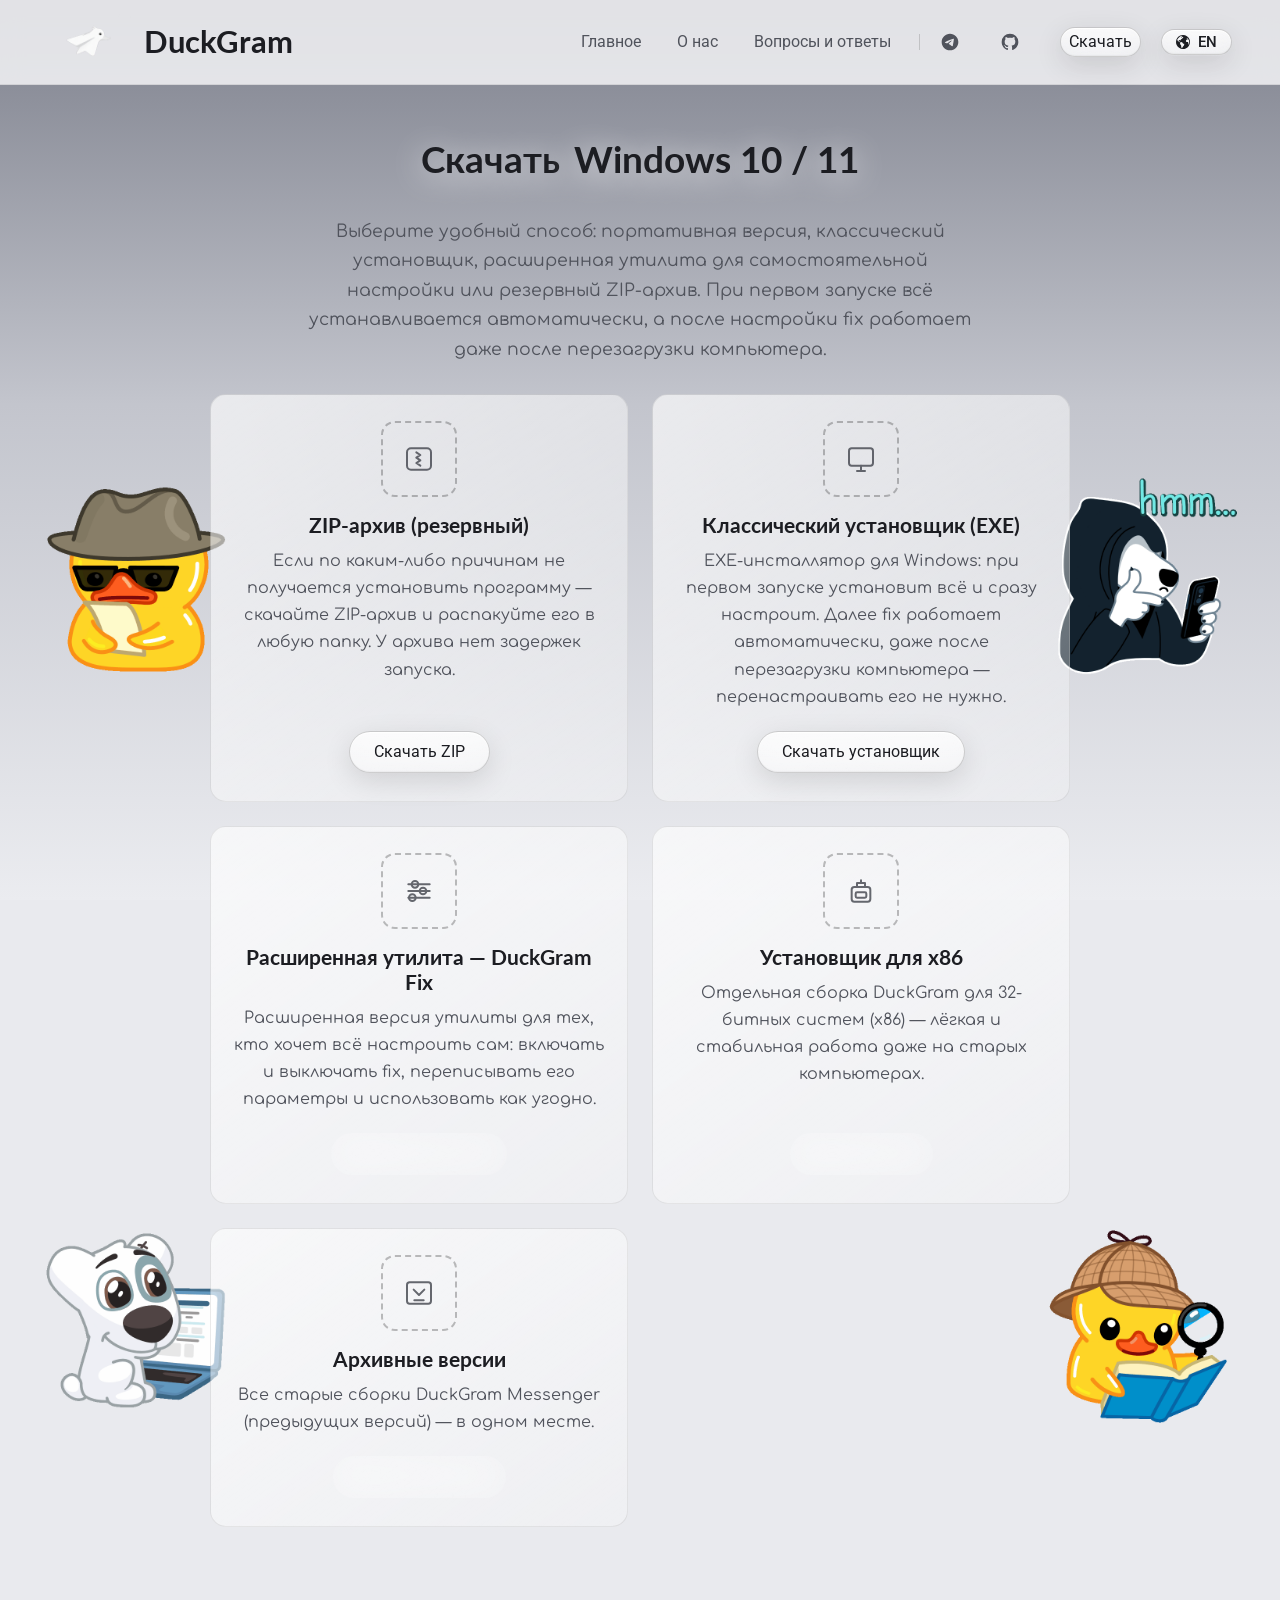
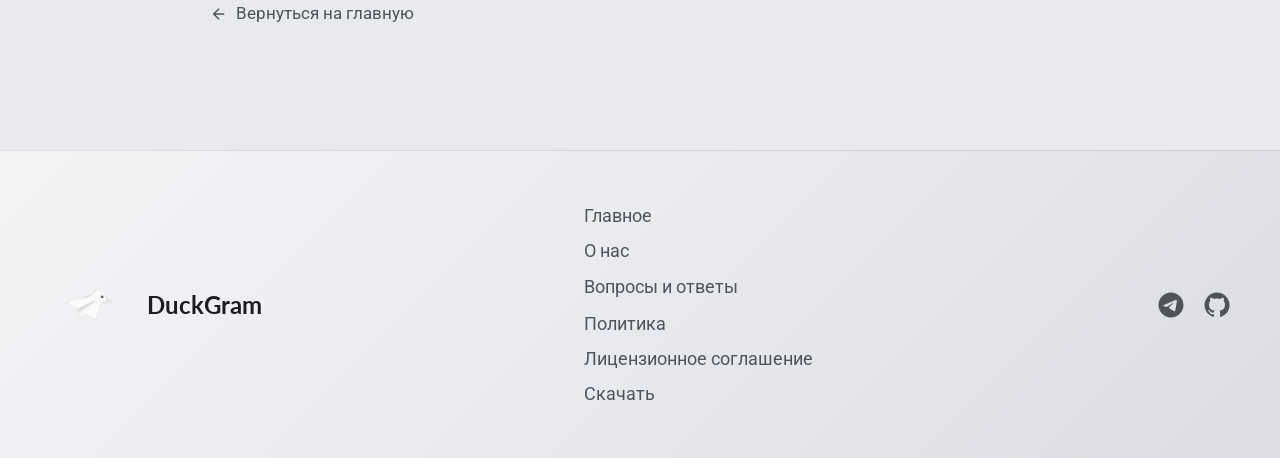
<file: download.html>
<!DOCTYPE html>
<html lang="ru">
<head>
    <meta charset="UTF-8">
    <meta name="viewport" content="width=device-width, initial-scale=1.0">
    <title>DuckGram — Скачать</title>

    <link href="https://fonts.googleapis.com/css?family=Google+Sans:400,500|Roboto:300,400,500,700|Source+Code+Pro:400,700&display=swap" rel="stylesheet">
    <link href="https://fonts.googleapis.com/css?family=Comfortaa%3Ai%2Cbi%2C700%2C300%2C400&display=swap" rel="stylesheet">
    <link href="https://fonts.googleapis.com/css?family=Lato%3Ai%2Cbi%2C700%2C400&display=swap" rel="stylesheet">
    <link href="https://fonts.googleapis.com/css?family=Roboto%3Ai%2Cbi%2C700%2C400&display=swap" rel="stylesheet">

        <link href="img/logo1.png" rel="icon" type="image/png">
    <link href="https://cdn.jsdelivr.net/npm/bootstrap@5.3.3/dist/css/bootstrap.min.css" rel="stylesheet">
    <link href="css/style.css" rel="stylesheet">
    <link href="css/theme.css" rel="stylesheet">
</head>
<body>

            <!-- ШАПКА -->
    <header class="site-header">
        <nav class="navbar navbar-expand-lg container nav-wrap">
            <a href="index.html" class="logo"><img src="img/logo.png" alt="DuckGram" class="logo-img"><span class="logo-text">DuckGram</span></a>
            <button class="navbar-toggler dg-burger" type="button" data-bs-toggle="collapse" data-bs-target="#dgNav" aria-controls="dgNav" aria-expanded="false" aria-label="Меню">
                <span class="navbar-toggler-icon"></span>
            </button>
            <div class="collapse navbar-collapse" id="dgNav">
                <ul class="navbar-nav dg-menu">
                    <li class="nav-item"><a href="index.html#home" class="nav-link" data-i18n="nav.home">Главное</a></li>
                    <li class="nav-item"><a href="about.html" class="nav-link" data-i18n="nav.about">О нас</a></li>
                    <li class="nav-item"><a href="faq.html" class="nav-link" data-i18n="nav.faq">Вопросы и ответы</a></li>
                    <li class="nav-item dg-divider-li"><span class="nav-divider"></span></li>
                    <li class="nav-item"><a href="https://t.me/DuckgramforTG" target="_blank" class="social-link" title="Telegram">
                    <svg width="20" height="20" viewBox="0 0 24 24" fill="currentColor"><path d="M12 2C6.48 2 2 6.48 2 12s4.48 10 10 10 10-4.48 10-10S17.52 2 12 2zm4.64 6.8c-.15 1.58-.8 5.42-1.13 7.19-.14.75-.42 1-.68 1.03-.58.05-1.02-.38-1.58-.75-.88-.58-1.38-.94-2.23-1.5-.99-.65-.35-1.01.22-1.59.15-.15 2.71-2.48 2.76-2.69a.2.2 0 00-.05-.18c-.06-.05-.14-.03-.21-.02-.09.02-1.49.95-4.22 2.79-.4.27-.76.41-1.08.4-.36-.01-1.04-.2-1.55-.37-.63-.2-1.12-.31-1.08-.66.02-.18.27-.36.74-.55 2.92-1.27 4.86-2.11 5.83-2.51 2.78-1.16 3.35-1.36 3.73-1.36.08 0 .27.02.39.12.1.08.13.19.14.27-.01.06.01.24 0 .38z"/></svg>
                </li>
                    <li class="nav-item"><a href="https://github.com/Aliev123kirill/Duckgram" target="_blank" class="social-link" title="GitHub">
                    <svg width="20" height="20" viewBox="0 0 24 24" fill="currentColor"><path d="M12 2A10 10 0 002 12c0 4.42 2.87 8.17 6.84 9.5.5.08.66-.23.66-.5v-1.69c-2.77.6-3.36-1.34-3.36-1.34-.46-1.16-1.11-1.47-1.11-1.47-.91-.62.07-.6.07-.6 1 .07 1.53 1.03 1.53 1.03.87 1.52 2.34 1.07 2.91.83.09-.65.35-1.09.63-1.34-2.22-.25-4.55-1.11-4.55-4.92 0-1.11.38-2 1.03-2.71-.1-.25-.45-1.29.1-2.64 0 0 .84-.27 2.75 1.02.79-.22 1.65-.33 2.5-.33.85 0 1.71.11 2.5.33 1.91-1.29 2.75-1.02 2.75-1.02.55 1.35.2 2.39.1 2.64.65.71 1.03 1.6 1.03 2.71 0 3.82-2.34 4.66-4.57 4.91.36.31.69.92.69 1.85V21c0 .27.16.59.67.5C19.14 20.16 22 16.42 22 12A10 10 0 0012 2z"/></svg>
                </li>
                    <li class="nav-item"><a href="download.html" class="nav-link nav-cta" data-i18n="nav.download">Скачать</a></li>
                    <li class="nav-item"><button id="lang-toggle" class="lang-toggle" type="button" aria-label="Switch to English"><svg class="lang-globe" aria-hidden="true" viewBox="0 0 512 512" width="14" height="14" xmlns="http://www.w3.org/2000/svg"><path fill="currentColor" d="M491.874,156.349c-19.451-45.961-51.883-85.014-92.731-112.619C358.303,16.125,308.967-0.008,256.004,0 c-35.306,0-69.024,7.161-99.662,20.118C110.396,39.569,71.335,72.01,43.738,112.849C16.133,153.69-0.008,203.032,0,255.996 c-0.008,35.306,7.161,69.017,20.118,99.655c19.451,45.953,51.891,85.014,92.739,112.611C153.69,495.867,203.032,512,256.004,512 c35.298,0,69.017-7.169,99.647-20.126c45.952-19.452,85.006-51.883,112.611-92.731C495.867,358.302,512,308.968,512,255.996 C512,220.697,504.831,186.979,491.874,156.349z M298.654,344.575c-9.94,14.069-2.064,35.314-13.688,47.509 c-11.702,12.243-17.45,8.4-24.89,25.716c-0.928,2.175-13.64,30.749-17.268,21.682c3.295,8.177,0.254,15.886-9.305,15.878 c-9.488-0.016,1.723,7.915-7.487,10.17c-2.732,0.73-3.033,6.296-1.866,13.456c-6.979-0.984-13.87-2.286-20.634-3.897 c-9.258-29.114-14.386-63.523-14.45-72.598c-0.15-31.432-6.534-19.031-21.944-42.158c-10.456-15.735-19.49-32.694-19.046-51.883 c-0.111,3.454,20.174-48.604,5.51-38.688c-17.816,12.06-21.031-16.72-38.172-19.182c-8.75-1.254-6.201-10.837-16.07-9.273 c-8.876,1.405-19.102-7.757-25.882-12.663c-4.382-3.192-12.608-49.002-19.332-48.89c-9.511,0.055,7.352,31.956,3.882,32.726 c-4.184,0.841-10.639-15.522-15.108-29.614c1.676-4.922,3.525-9.781,5.542-14.537c17.085-40.411,45.667-74.82,81.632-99.114 c12.227-8.265,25.326-15.315,39.094-21.078c0.667-0.033,1.341-0.072,2.008-0.168c12.441-1.468,48.907-15.759,59.101-4.62 c4.287,4.557-55.131,26.12-56.862,35.37c-1.135,6.034,14.648,4.978,16.03,5.073c15.863,0.961-4.628,16.839,5.049,19.57 c14.569,3.906,29.066-62.078,40.237-28.502c4.566,13.632,24.064-10.305,25.446,6.478c1.421,17.507,17.419,21.905-12.433,26.66 c-27.43,4.414-5.438,15.57-23.397,24.961c-16.991,8.892-31.837,13.06-43.833,29.002c-13.434,17.88-14.577,17.316-19.88,39.213 c-2.866,11.869-17.189-8.09-11.615-15.664c-1.946,2.62-18.848-5.661-20.548-1.39c-3.302,8.281-12.203,3.803-19.22,8.781 c-8.884,6.272-17.491,26.509-8.575,36.028c7.098,7.638,31.344-16.37,32.67-8.185c1.016,6.304-8.614,10.734-7.558,16.998 c1.501,9.051,16.332-2.596,16.332,4.43c-0.008,4.526-6.002,29.352,7.074,24.636c7.058-2.541,8.996,2.866,13.449,1.739 c6.09-1.54,9.67-15.8,16.967-14.744c8.638,1.246,21.809,5.208,30.502,7.709c14.196,4.09,13.449,16.07,29.947,18.57 c16.855,2.557,10.202,17.674,8.13,26.12C246.414,313.516,326.76,304.934,298.654,344.575z M392.307,125.934 c0.007,0,14.942,0.167,18.109-0.325c3.168-0.493,3.065-7.948,3.034-9.536c-0.024-1.611-8.575-5.438-6.471-6.47 c2.111-1.032,7.391-2.549,8.955-3.589c0.731-0.484,2.564-2.08,4.541-3.85c6.526,6.962,12.616,14.346,18.229,22.102 c-1.032,0.651-2.096,1.43-2.866,2.208c-2.072,2.104-8.456-0.643-8.456-0.643c-2.779,2.969-5.55,5.962-8.344,8.956 c-1.374,3.184-2.74,6.383-4.121,9.574c0,0-9.519,4.724-13.782,5.224c-4.264,0.492-11.258-3.335-12.362-4.954 C387.71,143.011,392.314,125.917,392.307,125.934z M463.547,343.662c-1.342,3.176-2.779,6.304-4.264,9.401 c-1.492-4.7-2.969-8.876-4.27-11.139c-3.105-5.344-7.257-11.766-1.898-24.723c5.366-12.957-3.002-29.114-7.217-33.44 c-4.216-4.311-4.2-7.558,0.024-14.052c4.223-6.487-1.048-8.654-5.28-8.654c-4.24,0-7.424-7.582-12.735-6.502 c-5.304,1.072-25.589,6.494-33.123,5.406c-7.48-1.072-31.242-23.952-31.29-29.415c0-5.454,1.001-26.112,3.144-29.352 c2.16-3.247,13.918-18.046,18.157-24.493c4.24-6.454,10.592-15.021,15.926-16.054c5.359-1.032,29.765-5.081,37.101-7.129 c7.352-2.057,6.352,1.897,8.519,6.208c1.413,0.191,2.811,0.389,4.216,0.58c0.008,0,5.812,1.144,9.504,3.866 c0.754,0.556,1.564,1.088,2.39,1.62c12.083,27.613,18.784,58.092,18.792,90.207C481.235,287.142,474.932,316.724,463.547,343.662z"/></svg><span id="lang-label" data-i18n="lang.switch">EN</span></button></li>
                    <!-- Кнопка темы #theme-toggle: закомментирована (функционал и дизайн сохранены в js/theme.js и css/theme.css) -->
            <!-- <li class="nav-item"><button id="theme-toggle" class="lang-toggle" type="button" aria-label="Переключить тему" title="Тема">
                        <svg class="lang-globe dg-theme-sun" aria-hidden="true" viewBox="0 0 24 24" width="14" height="14" fill="none" stroke="currentColor" stroke-width="1.8" stroke-linecap="round"><circle cx="12" cy="12" r="4.5"/><path d="M12 2v2.5M12 19.5V22M2 12h2.5M19.5 12H22M4.6 4.6l1.8 1.8M17.6 17.6l1.8 1.8M19.4 4.6l-1.8 1.8M6.4 17.6l-1.8 1.8"/></svg>
                        <svg class="lang-globe dg-theme-moon" aria-hidden="true" viewBox="0 0 24 24" width="14" height="14" fill="currentColor"><path d="M21 12.8A8.5 8.5 0 1 1 11.2 3a6.7 6.7 0 0 0 9.8 9.8z"/></svg>
                    </button></li> -->
                </ul>
            </div>
        </nav>
    </header>

    <div id="bg-animation"></div>

    <main>
        <div class="container">
            <div class="privacy-page download-page">

                <!-- 4 гифки-стикера по бокам -->
                <img src="img/AnimatedSticker2.gif" alt="" class="sticker-side sticker-left-top">
                <img src="img/AnimatedSticker3.gif" alt="" class="sticker-side sticker-right-mid">
                <img src="img/proger spotti.gif" alt="" class="sticker-side sticker-left-bottom">
                <img src="img/AnimatedSticker1.gif" alt="" class="sticker-side sticker-right-low">

                <h1 class="block-title centered dl-title">
                    <span data-i18n="download.title">Скачать</span>
                    <!-- <span class="dl-os-badge">Windows 10 / 11</span> -->
                        <span class="download.title">Windows 10 / 11</span>
                </h1>

                <p class="download-sub" data-i18n="download.sub">Выберите удобный способ: портативный ZIP-архив, классический установщик или расширенная утилита для самостоятельной настройки. При первом запуске всё устанавливается автоматически, а после настройки fix работает даже после перезагрузки компьютера.</p>

                <div class="download-grid">

                    <!-- ZIP-архив (резервный) -->
                    <div class="dl-card">
                        <div class="dl-icon" role="img" aria-label="Zip archive icon">
                            <svg width="32" height="32" viewBox="0 0 24 24" fill="none" stroke="currentColor" stroke-width="1.5" stroke-linecap="round" stroke-linejoin="round"><rect x="3" y="4" width="18" height="16" rx="3"/><path d="M10 7l3 2-3 2 3 2-3 2 3 2"/></svg>
                        </div>
                        <h3 data-i18n="download.zip.title">ZIP-архив (резервный)</h3>
                        <p data-i18n="download.zip.desc">Если по каким-либо причинам не получается установить программу — скачайте ZIP-архив и распакуйте его в любую папку. У архива нет задержек запуска.</p>
                        <a href="https://github.com/Aliev123kirill/Duckgram/releases/download/Duckgram-v1.0.26/Duckgram-win-unpacked-v1.0.26.zip" class="btn" data-i18n="download.zip.btn">Скачать ZIP</a>
                    </div>

                    <!-- Портативная версия -->
                  <!--  <div class="dl-card">
                        <div class="dl-icon" role="img" aria-label="Portable icon">
                            <svg width="32" height="32" viewBox="0 0 24 24" fill="none" stroke="currentColor" stroke-width="1.5" stroke-linecap="round" stroke-linejoin="round"><path d="M8 3h8v6H8z"/><path d="M5 9h14v7a2 2 0 0 1-2 2H7a2 2 0 0 1-2-2z"/><circle cx="12" cy="14" r="1"/></svg>
                        </div>
                        <h3 data-i18n="download.portable.title">Портативная версия</h3>
                        <p data-i18n="download.portable.desc">Один скачиваемый файл (.exe): запускается без установки и сразу готов к работе.</p>
                        <p class="dl-note" data-i18n="download.portable.note">Из-за своей специфики portable-версия не устанавливается, а распаковывает свои данные во временную папку при каждом запуске, поэтому работает медленнее: первый запуск занимает до 10 минут, а после настройки fix — до 5 минут.</p>
                        <a href="https://github.com/Aliev123kirill/Duckgram/releases/download/Duckgram-1.1.9-logo_update/Duckgram-1.1.9-portable.exe" class="btn" data-i18n="download.portable.btn">Скачать portable</a>
                    </div>
-->
                    <!-- Классический установщик -->
                    <div class="dl-card">
                        <div class="dl-icon" role="img" aria-label="Icon placeholder">
                            <svg width="32" height="32" viewBox="0 0 24 24" fill="none" stroke="currentColor" stroke-width="1.5" stroke-linecap="round" stroke-linejoin="round"><rect x="3" y="4" width="18" height="13" rx="2"/><path d="M9 21h6"/><path d="M12 17v4"/></svg>
                        </div>
                        <h3 data-i18n="download.exe.title">Классический установщик (EXE)</h3>
                        <p data-i18n="download.exe.desc">EXE-инсталлятор для Windows: при первом запуске установит всё и сразу настроит. Далее fix работает автоматически, даже после перезагрузки компьютера — перенастраивать его не нужно.</p>
                        <a href="https://github.com/Aliev123kirill/Duckgram/releases/download/Duckgram-v1.0.26/Duckgram-setup.exe" class="btn" data-i18n="download.exe.btn">Скачать установщик</a>
                    </div>

                    <!-- Расширенная утилита -->
                    <div class="dl-card">
                        <div class="dl-icon" role="img" aria-label="Icon placeholder">
                            <svg width="32" height="32" viewBox="0 0 24 24" fill="none" stroke="currentColor" stroke-width="1.5" stroke-linecap="round" stroke-linejoin="round"><path d="M4 7h16"/><path d="M4 12h16"/><path d="M4 17h16"/><circle cx="9" cy="7" r="2.5"/><circle cx="15" cy="12" r="2.5"/><circle cx="7" cy="17" r="2.5"/></svg>
                        </div>
                        <h3 data-i18n="download.fix.title">Расширенная утилита — DuckGram Fix</h3>
                        <p data-i18n="download.fix.desc">Расширенная версия утилиты для тех, кто хочет всё настроить сам: включать и выключать fix, переписывать его параметры и использовать как угодно.</p>
                        <a href="https://github.com/Aliev123kirill/Duckgram_fix/archive/refs/heads/main.zip" class="btn" data-i18n="download.fix.btn">Скачать утилиту</a>
                    </div>

                    <!-- Установщик x86 -->
                    <div class="dl-card">
                        <div class="dl-icon" role="img" aria-label="x86 icon">
                            <svg width="32" height="32" viewBox="0 0 24 24" fill="none" stroke="currentColor" stroke-width="1.5" stroke-linecap="round" stroke-linejoin="round"><rect x="5" y="9" width="14" height="11" rx="2"/><path d="M9 9V6h6v3"/><path d="M12 6V4"/><rect x="8" y="13" width="8" height="4" rx="1"/></svg>
                        </div>
                        <h3 data-i18n="download.x86.title">Установщик для x86</h3>
                        <p data-i18n="download.x86.desc">Отдельная сборка DuckGram для 32-битных систем (x86) — лёгкая и стабильная работа даже на старых компьютерах.</p>
                        <a href="https://github.com/Aliev123kirill/Duckgram/releases/download/Duckgram-v1.0.26/Duckgram-setup_86.exe" class="btn" data-i18n="download.x86.btn">Скачать x86</a>
                    </div>

                    <!-- Архивные версии -->
                    <div class="dl-card">
                        <div class="dl-icon" role="img" aria-label="Archive icon">
                            <svg width="32" height="32" viewBox="0 0 24 24" fill="none" stroke="currentColor" stroke-width="1.5" stroke-linecap="round" stroke-linejoin="round"><rect x="3" y="4" width="18" height="16" rx="2"/><path d="M16 9.5l-4 4-4-4"/><path d="M8.5 17.5h7"/></svg>
                        </div>
                        <h3 data-i18n="download.archive.title">Архивные версии</h3>
                        <p data-i18n="download.archive.desc">Все старые сборки DuckGram Messenger (предыдущих версий) — в одном месте.</p>
                        <a href="archive.html" class="btn" data-i18n="download.archive.btn">Перейти в архив</a>
                    </div>

                </div>

                <a href="index.html" class="back-link">
                    <svg width="18" height="18" viewBox="0 0 24 24" fill="none" stroke="currentColor" stroke-width="2"><path d="M19 12H5M12 19l-7-7 7-7"/></svg>
                    <span data-i18n="back.home">Вернуться на главную</span>
                </a>

            </div>
        </div>
    </main>

    <footer class="site-footer">
        <div class="container">
            <div class="footer-inner">
                <a href="index.html" class="footer-logo"><img src="img/logo.png" alt="DuckGram" class="footer-logo-img"><span class="footer-logo-text">DuckGram</span></a>
                <nav class="footer-nav row g-0 justify-content-center">
                    <div class="footer-nav-col col-6">
                        <a href="index.html#home" data-i18n="nav.home">Главное</a>
                        <a href="about.html" data-i18n="nav.about">О нас</a>
                        <a href="faq.html" data-i18n="nav.faq">Вопросы и ответы</a>
                    </div>
                    <div class="footer-nav-col col-6">
                        <a href="privacy.html" data-i18n="nav.privacy">Политика</a>
                        <a href="license.html" data-i18n="nav.license">Лицензионное соглашение</a>
                        <a href="download.html" data-i18n="nav.download">Скачать</a>
                    </div>
                </nav>
                <div class="footer-social">
                    <a href="https://t.me/DuckgramforTG" target="_blank" class="social-link" title="Telegram">
                        <svg width="20" height="20" viewBox="0 0 24 24" fill="currentColor"><path d="M12 2C6.48 2 2 6.48 2 12s4.48 10 10 10 10-4.48 10-10S17.52 2 12 2zm4.64 6.8c-.15 1.58-.8 5.42-1.13 7.19-.14.75-.42 1-.68 1.03-.58.05-1.02-.38-1.58-.75-.88-.58-1.38-.94-2.23-1.5-.99-.65-.35-1.01.22-1.59.15-.15 2.71-2.48 2.76-2.69a.2.2 0 00-.05-.18c-.06-.05-.14-.03-.21-.02-.09.02-1.49.95-4.22 2.79-.4.27-.76.41-1.08.4-.36-.01-1.04-.2-1.55-.37-.63-.2-1.12-.31-1.08-.66.02-.18.27-.36.74-.55 2.92-1.27 4.86-2.11 5.83-2.51 2.78-1.16 3.35-1.36 3.73-1.36.08 0 .27.02.39.12.1.08.13.19.14.27-.01.06.01.24 0 .38z"/></svg>
                    </a>
                    <a href="https://github.com/Aliev123kirill/Duckgram" target="_blank" class="social-link" title="GitHub">
                        <svg width="20" height="20" viewBox="0 0 24 24" fill="currentColor"><path d="M12 2A10 10 0 002 12c0 4.42 2.87 8.17 6.84 9.5.5.08.66-.23.66-.5v-1.69c-2.77.6-3.36-1.34-3.36-1.34-.46-1.16-1.11-1.47-1.11-1.47-.91-.62.07-.6.07-.6 1 .07 1.53 1.03 1.53 1.03.87 1.52 2.34 1.07 2.91.83.09-.65.35-1.09.63-1.34-2.22-.25-4.55-1.11-4.55-4.92 0-1.11.38-2 1.03-2.71-.1-.25-.45-1.29.1-2.64 0 0 .84-.27 2.75 1.02.79-.22 1.65-.33 2.5-.33.85 0 1.71.11 2.5.33 1.91-1.29 2.75-1.02 2.75-1.02.55 1.35.2 2.39.1 2.64.65.71 1.03 1.6 1.03 2.71 0 3.82-2.34 4.66-4.57 4.91.36.31.69.92.69 1.85V21c0 .27.16.59.67.5C19.14 20.16 22 16.42 22 12A10 10 0 0012 2z"/></svg>
                    </a>
                </div>
            </div>
        
        </div>
       


    </footer>

    <script src="js/i18n.js"></script>
    <script src="js/theme.js"></script>
    <script src="js/script.js"></script>
    <script src="js/visitor.js"></script>
    <script src="js/notfound.js"></script>
    <script src="https://cdn.jsdelivr.net/npm/bootstrap@5.3.3/dist/js/bootstrap.bundle.min.js"></script>
</body>
</html>
</file>
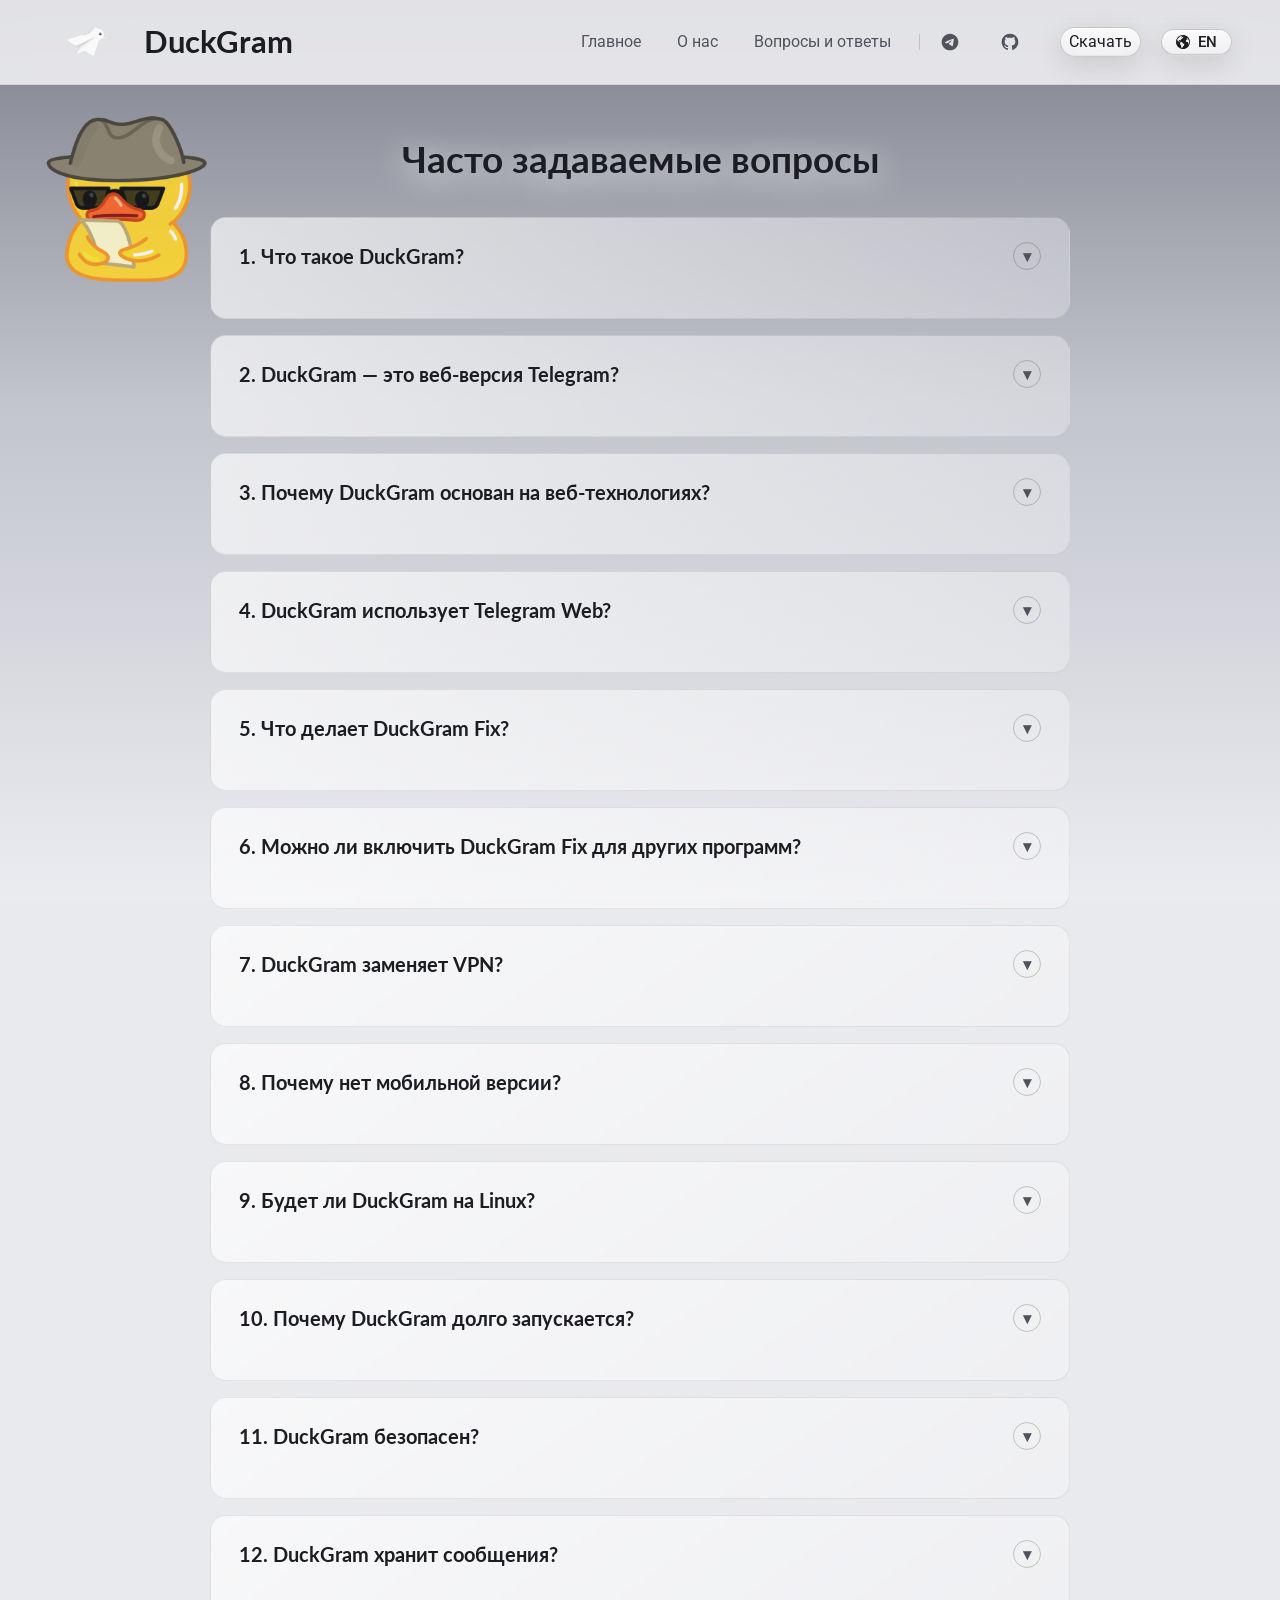
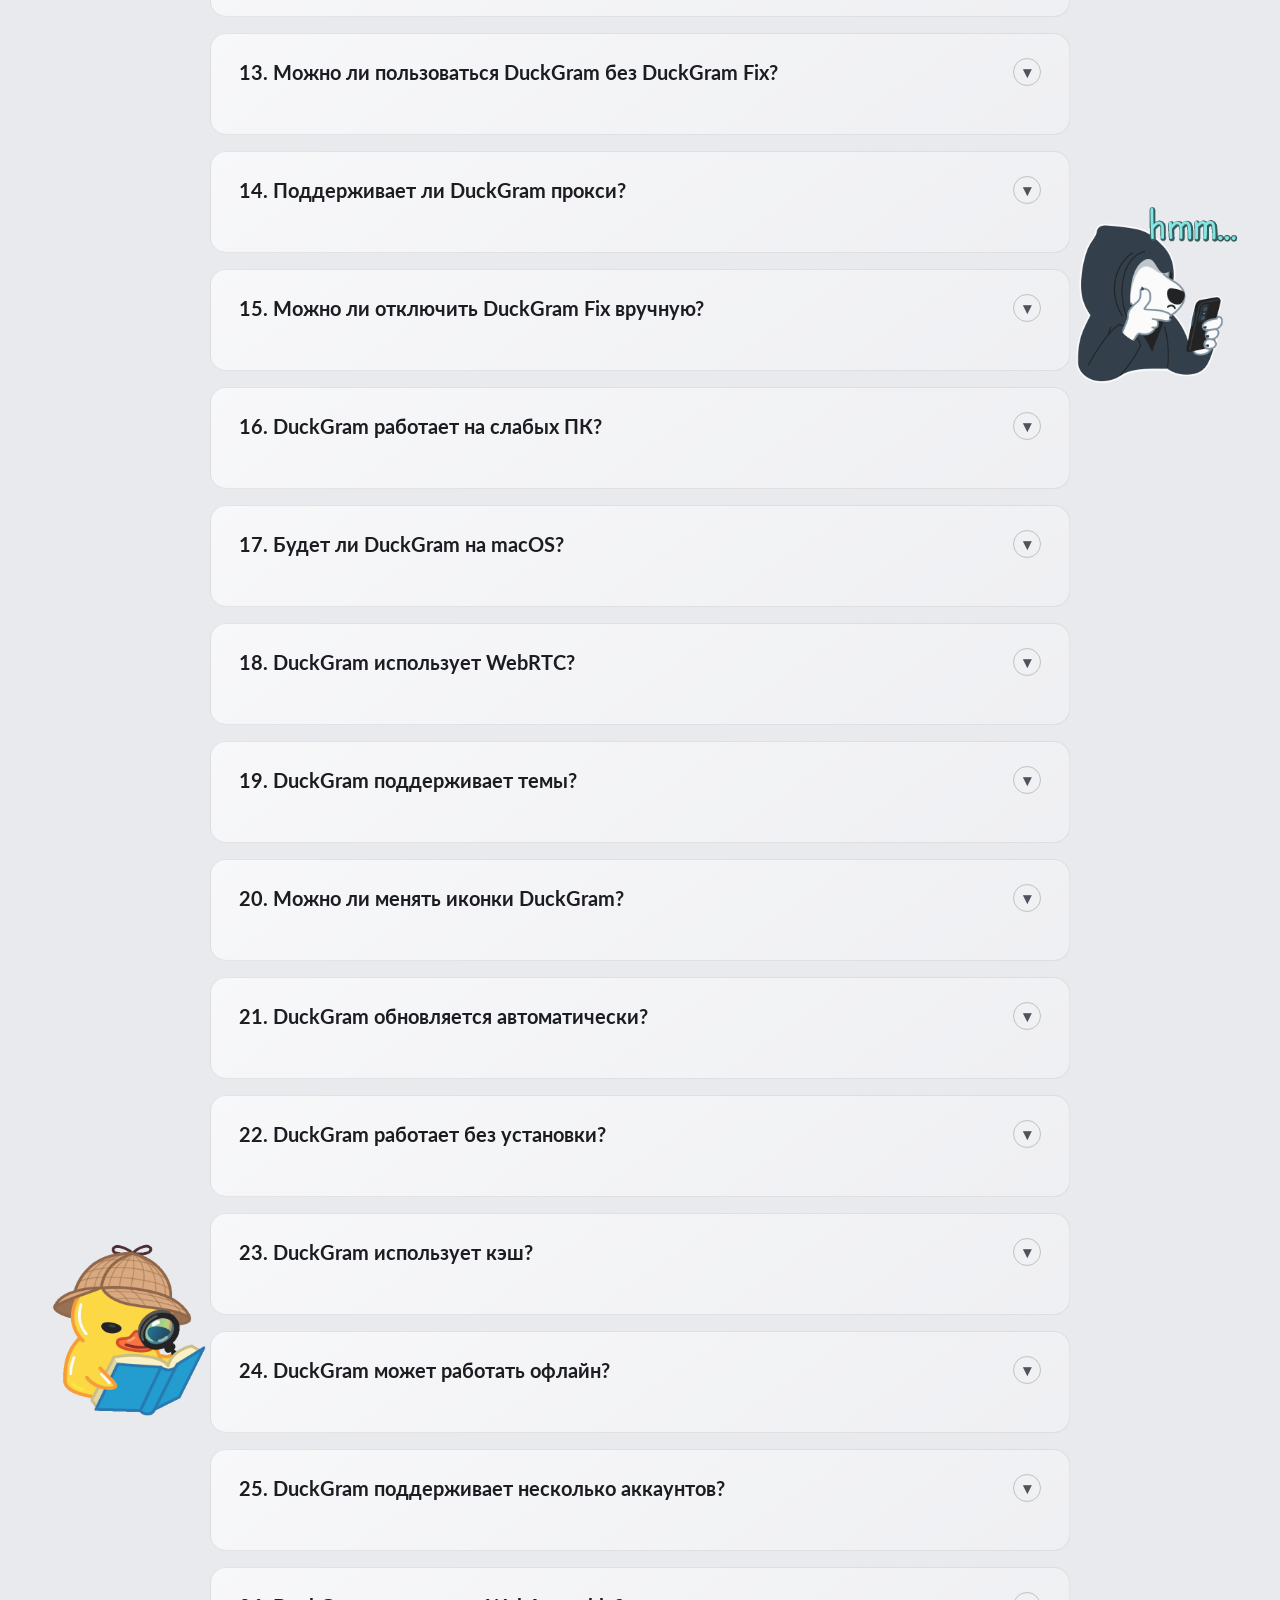
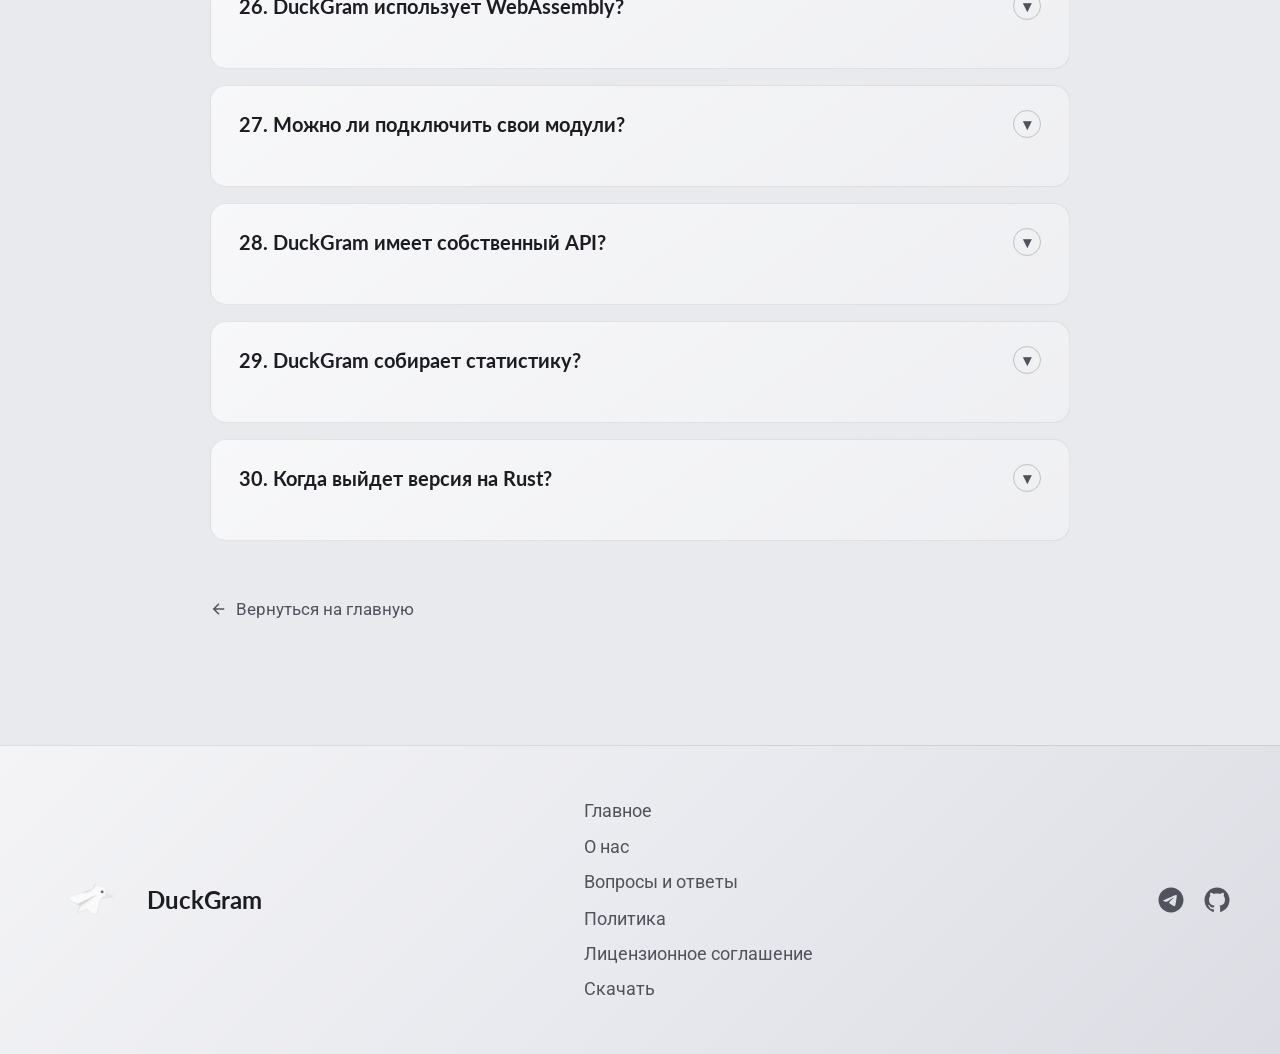
<file: faq.html>
<!DOCTYPE html>
<html lang="ru">
<head>
    <meta charset="UTF-8">
    <meta name="viewport" content="width=device-width, initial-scale=1.0">
    <title>DuckGram — Часто задаваемые вопросы</title>

    <link href="https://fonts.googleapis.com/css?family=Google+Sans:400,500|Roboto:300,400,500,700|Source+Code+Pro:400,700&display=swap" rel="stylesheet">
    <link href="https://fonts.googleapis.com/css?family=Comfortaa%3Ai%2Cbi%2C700%2C300%2C400&display=swap" rel="stylesheet">
    <link href="https://fonts.googleapis.com/css?family=Lato%3Ai%2Cbi%2C700%2C400&display=swap" rel="stylesheet">
    <link href="https://fonts.googleapis.com/css?family=Roboto%3Ai%2Cbi%2C700%2C400&display=swap" rel="stylesheet">

        <link href="img/logo1.png" rel="icon" type="image/png">
    <link href="https://cdn.jsdelivr.net/npm/bootstrap@5.3.3/dist/css/bootstrap.min.css" rel="stylesheet">
    <link href="css/style.css" rel="stylesheet">
    <link href="css/theme.css" rel="stylesheet">
</head>
<body>

            <!-- ШАПКА -->
    <header class="site-header">
        <nav class="navbar navbar-expand-lg container nav-wrap">
            <a href="index.html" class="logo"><img src="img/logo.png" alt="DuckGram" class="logo-img"><span class="logo-text">DuckGram</span></a>
            <button class="navbar-toggler dg-burger" type="button" data-bs-toggle="collapse" data-bs-target="#dgNav" aria-controls="dgNav" aria-expanded="false" aria-label="Меню">
                <span class="navbar-toggler-icon"></span>
            </button>
            <div class="collapse navbar-collapse" id="dgNav">
                <ul class="navbar-nav dg-menu">
                    <li class="nav-item"><a href="index.html#home" class="nav-link" data-i18n="nav.home">Главное</a></li>
                    <li class="nav-item"><a href="about.html" class="nav-link" data-i18n="nav.about">О нас</a></li>
                    <li class="nav-item"><a href="faq.html" class="nav-link" data-i18n="nav.faq">Вопросы и ответы</a></li>
                    <li class="nav-item dg-divider-li"><span class="nav-divider"></span></li>
                    <li class="nav-item"><a href="https://t.me/DuckgramforTG" target="_blank" class="social-link" title="Telegram">
                    <svg width="20" height="20" viewBox="0 0 24 24" fill="currentColor"><path d="M12 2C6.48 2 2 6.48 2 12s4.48 10 10 10 10-4.48 10-10S17.52 2 12 2zm4.64 6.8c-.15 1.58-.8 5.42-1.13 7.19-.14.75-.42 1-.68 1.03-.58.05-1.02-.38-1.58-.75-.88-.58-1.38-.94-2.23-1.5-.99-.65-.35-1.01.22-1.59.15-.15 2.71-2.48 2.76-2.69a.2.2 0 00-.05-.18c-.06-.05-.14-.03-.21-.02-.09.02-1.49.95-4.22 2.79-.4.27-.76.41-1.08.4-.36-.01-1.04-.2-1.55-.37-.63-.2-1.12-.31-1.08-.66.02-.18.27-.36.74-.55 2.92-1.27 4.86-2.11 5.83-2.51 2.78-1.16 3.35-1.36 3.73-1.36.08 0 .27.02.39.12.1.08.13.19.14.27-.01.06.01.24 0 .38z"/></svg>
                </li>
                    <li class="nav-item"><a href="https://github.com/Aliev123kirill/Duckgram" target="_blank" class="social-link" title="GitHub">
                    <svg width="20" height="20" viewBox="0 0 24 24" fill="currentColor"><path d="M12 2A10 10 0 002 12c0 4.42 2.87 8.17 6.84 9.5.5.08.66-.23.66-.5v-1.69c-2.77.6-3.36-1.34-3.36-1.34-.46-1.16-1.11-1.47-1.11-1.47-.91-.62.07-.6.07-.6 1 .07 1.53 1.03 1.53 1.03.87 1.52 2.34 1.07 2.91.83.09-.65.35-1.09.63-1.34-2.22-.25-4.55-1.11-4.55-4.92 0-1.11.38-2 1.03-2.71-.1-.25-.45-1.29.1-2.64 0 0 .84-.27 2.75 1.02.79-.22 1.65-.33 2.5-.33.85 0 1.71.11 2.5.33 1.91-1.29 2.75-1.02 2.75-1.02.55 1.35.2 2.39.1 2.64.65.71 1.03 1.6 1.03 2.71 0 3.82-2.34 4.66-4.57 4.91.36.31.69.92.69 1.85V21c0 .27.16.59.67.5C19.14 20.16 22 16.42 22 12A10 10 0 0012 2z"/></svg>
                </li>
                    <li class="nav-item"><a href="download.html" class="nav-link nav-cta" data-i18n="nav.download">Скачать</a></li>
                    <li class="nav-item"><button id="lang-toggle" class="lang-toggle" type="button" aria-label="Switch to English"><svg class="lang-globe" aria-hidden="true" viewBox="0 0 512 512" width="14" height="14" xmlns="http://www.w3.org/2000/svg"><path fill="currentColor" d="M491.874,156.349c-19.451-45.961-51.883-85.014-92.731-112.619C358.303,16.125,308.967-0.008,256.004,0 c-35.306,0-69.024,7.161-99.662,20.118C110.396,39.569,71.335,72.01,43.738,112.849C16.133,153.69-0.008,203.032,0,255.996 c-0.008,35.306,7.161,69.017,20.118,99.655c19.451,45.953,51.891,85.014,92.739,112.611C153.69,495.867,203.032,512,256.004,512 c35.298,0,69.017-7.169,99.647-20.126c45.952-19.452,85.006-51.883,112.611-92.731C495.867,358.302,512,308.968,512,255.996 C512,220.697,504.831,186.979,491.874,156.349z M298.654,344.575c-9.94,14.069-2.064,35.314-13.688,47.509 c-11.702,12.243-17.45,8.4-24.89,25.716c-0.928,2.175-13.64,30.749-17.268,21.682c3.295,8.177,0.254,15.886-9.305,15.878 c-9.488-0.016,1.723,7.915-7.487,10.17c-2.732,0.73-3.033,6.296-1.866,13.456c-6.979-0.984-13.87-2.286-20.634-3.897 c-9.258-29.114-14.386-63.523-14.45-72.598c-0.15-31.432-6.534-19.031-21.944-42.158c-10.456-15.735-19.49-32.694-19.046-51.883 c-0.111,3.454,20.174-48.604,5.51-38.688c-17.816,12.06-21.031-16.72-38.172-19.182c-8.75-1.254-6.201-10.837-16.07-9.273 c-8.876,1.405-19.102-7.757-25.882-12.663c-4.382-3.192-12.608-49.002-19.332-48.89c-9.511,0.055,7.352,31.956,3.882,32.726 c-4.184,0.841-10.639-15.522-15.108-29.614c1.676-4.922,3.525-9.781,5.542-14.537c17.085-40.411,45.667-74.82,81.632-99.114 c12.227-8.265,25.326-15.315,39.094-21.078c0.667-0.033,1.341-0.072,2.008-0.168c12.441-1.468,48.907-15.759,59.101-4.62 c4.287,4.557-55.131,26.12-56.862,35.37c-1.135,6.034,14.648,4.978,16.03,5.073c15.863,0.961-4.628,16.839,5.049,19.57 c14.569,3.906,29.066-62.078,40.237-28.502c4.566,13.632,24.064-10.305,25.446,6.478c1.421,17.507,17.419,21.905-12.433,26.66 c-27.43,4.414-5.438,15.57-23.397,24.961c-16.991,8.892-31.837,13.06-43.833,29.002c-13.434,17.88-14.577,17.316-19.88,39.213 c-2.866,11.869-17.189-8.09-11.615-15.664c-1.946,2.62-18.848-5.661-20.548-1.39c-3.302,8.281-12.203,3.803-19.22,8.781 c-8.884,6.272-17.491,26.509-8.575,36.028c7.098,7.638,31.344-16.37,32.67-8.185c1.016,6.304-8.614,10.734-7.558,16.998 c1.501,9.051,16.332-2.596,16.332,4.43c-0.008,4.526-6.002,29.352,7.074,24.636c7.058-2.541,8.996,2.866,13.449,1.739 c6.09-1.54,9.67-15.8,16.967-14.744c8.638,1.246,21.809,5.208,30.502,7.709c14.196,4.09,13.449,16.07,29.947,18.57 c16.855,2.557,10.202,17.674,8.13,26.12C246.414,313.516,326.76,304.934,298.654,344.575z M392.307,125.934 c0.007,0,14.942,0.167,18.109-0.325c3.168-0.493,3.065-7.948,3.034-9.536c-0.024-1.611-8.575-5.438-6.471-6.47 c2.111-1.032,7.391-2.549,8.955-3.589c0.731-0.484,2.564-2.08,4.541-3.85c6.526,6.962,12.616,14.346,18.229,22.102 c-1.032,0.651-2.096,1.43-2.866,2.208c-2.072,2.104-8.456-0.643-8.456-0.643c-2.779,2.969-5.55,5.962-8.344,8.956 c-1.374,3.184-2.74,6.383-4.121,9.574c0,0-9.519,4.724-13.782,5.224c-4.264,0.492-11.258-3.335-12.362-4.954 C387.71,143.011,392.314,125.917,392.307,125.934z M463.547,343.662c-1.342,3.176-2.779,6.304-4.264,9.401 c-1.492-4.7-2.969-8.876-4.27-11.139c-3.105-5.344-7.257-11.766-1.898-24.723c5.366-12.957-3.002-29.114-7.217-33.44 c-4.216-4.311-4.2-7.558,0.024-14.052c4.223-6.487-1.048-8.654-5.28-8.654c-4.24,0-7.424-7.582-12.735-6.502 c-5.304,1.072-25.589,6.494-33.123,5.406c-7.48-1.072-31.242-23.952-31.29-29.415c0-5.454,1.001-26.112,3.144-29.352 c2.16-3.247,13.918-18.046,18.157-24.493c4.24-6.454,10.592-15.021,15.926-16.054c5.359-1.032,29.765-5.081,37.101-7.129 c7.352-2.057,6.352,1.897,8.519,6.208c1.413,0.191,2.811,0.389,4.216,0.58c0.008,0,5.812,1.144,9.504,3.866 c0.754,0.556,1.564,1.088,2.39,1.62c12.083,27.613,18.784,58.092,18.792,90.207C481.235,287.142,474.932,316.724,463.547,343.662z"/></svg><span id="lang-label" data-i18n="lang.switch">EN</span></button></li>
                    <!-- Кнопка темы #theme-toggle: закомментирована (функционал и дизайн сохранены в js/theme.js и css/theme.css) -->
            <!-- <li class="nav-item"><button id="theme-toggle" class="lang-toggle" type="button" aria-label="Переключить тему" title="Тема">
                        <svg class="lang-globe dg-theme-sun" aria-hidden="true" viewBox="0 0 24 24" width="14" height="14" fill="none" stroke="currentColor" stroke-width="1.8" stroke-linecap="round"><circle cx="12" cy="12" r="4.5"/><path d="M12 2v2.5M12 19.5V22M2 12h2.5M19.5 12H22M4.6 4.6l1.8 1.8M17.6 17.6l1.8 1.8M19.4 4.6l-1.8 1.8M6.4 17.6l-1.8 1.8"/></svg>
                        <svg class="lang-globe dg-theme-moon" aria-hidden="true" viewBox="0 0 24 24" width="14" height="14" fill="currentColor"><path d="M21 12.8A8.5 8.5 0 1 1 11.2 3a6.7 6.7 0 0 0 9.8 9.8z"/></svg>
                    </button></li> -->
                </ul>
            </div>
        </nav>
    </header>

    <div id="bg-animation"></div>

    <main>
        <div class="container">
            <div class="privacy-page">

                <!-- Декоративные стикеры по бокам -->
                <img src="img/AnimatedSticker2.gif" alt="" class="sticker-side sticker-left-top">
                <img src="img/AnimatedSticker3.gif" alt="" class="sticker-side sticker-right-mid">
                <img src="img/AnimatedSticker1.gif" alt="" class="sticker-side sticker-left-bottom">

                <h1 class="block-title centered" data-i18n="faq.title">Часто задаваемые вопросы</h1>

                <div class="faq-item">
                    <h3 class="faq-q" data-i18n="faq.q1">1. Что такое DuckGram?</h3>
                    <p class="faq-a">DuckGram — десктопный клиент на веб-основе с собственным механизмом локального обхода блокировок (DuckGram Fix).</p>
                </div>

                <div class="faq-item">
                    <h3 class="faq-q" data-i18n="faq.q2">2. DuckGram — это веб-версия Telegram?</h3>
                    <p class="faq-a">Нет. Это отдельное приложение с собственным интерфейсом, а не страница сайта.</p>
                </div>

                <div class="faq-item">
                    <h3 class="faq-q" data-i18n="faq.q3">3. Почему DuckGram основан на веб-технологиях?</h3>
                    <p class="faq-a">Так проще и быстрее разрабатывать интерфейс, а соединение идёт через WebSocket; приложение при этом остаётся полноценным десктоп-клиентом.</p>
                </div>

                <div class="faq-item">
                    <h3 class="faq-q" data-i18n="faq.q4">4. DuckGram использует Telegram Web?</h3>
                    <p class="faq-a">Нет. Интерфейс полностью самописный, а соединение идёт напрямую к официальным серверам Telegram через WebSocket.</p>
                </div>

                <div class="faq-item">
                    <h3 class="faq-q" data-i18n="faq.q5">5. Что делает DuckGram Fix?</h3>
                    <p class="faq-a">Когда стандартный DNS отдаёт недоступный адрес, DuckGram Fix находит рабочий IP из официального пула Telegram и применяет его на устройстве — без прокси и VPN.</p>
                </div>

                <div class="faq-item">
                    <h3 class="faq-q" data-i18n="faq.q6">6. Можно ли включить DuckGram Fix для других программ?</h3>
                    <p class="faq-a">Нет. DuckGram Fix работает только с доменами Telegram — на другие программы он не влияет.</p>
                </div>

                <div class="faq-item">
                    <h3 class="faq-q" data-i18n="faq.q7">7. DuckGram заменяет VPN?</h3>
                    <p class="faq-a">Нет. Это не VPN: Fix только стабилизирует доступ к доменам Telegram внутри клиента.</p>
                </div>

                <div class="faq-item">
                    <h3 class="faq-q" data-i18n="faq.q8">8. Почему нет мобильной версии?</h3>
                    <p class="faq-a">Текущая архитектура не подходит для мобильных WebView. Версия под Android, возможно, появится после перехода на Rust.</p>
                </div>

                <div class="faq-item">
                    <h3 class="faq-q" data-i18n="faq.q9">9. Будет ли DuckGram на Linux?</h3>
                    <p class="faq-a">Да. Нативная Linux‑версия точно появится после перехода на Rust.</p>
                </div>

                <div class="faq-item">
                    <h3 class="faq-q" data-i18n="faq.q10">10. Почему DuckGram долго запускается?</h3>
                    <p class="faq-a">Приложение полностью распаковывается при старте (это проблема именно для portable-версии — всё хранится в одном файле). Rust-версия решит эту проблему.</p>
                </div>

                <div class="faq-item">
                    <h3 class="faq-q" data-i18n="faq.q11">11. DuckGram безопасен?</h3>
                    <p class="faq-a">Да. Он использует официальный Telegram API и не вмешивается в личные данные.</p>
                </div>

                <div class="faq-item">
                    <h3 class="faq-q" data-i18n="faq.q12">12. DuckGram хранит сообщения?</h3>
                    <p class="faq-a">Нет. Все данные приходят напрямую с серверов Telegram.</p>
                </div>

                <div class="faq-item">
                    <h3 class="faq-q" data-i18n="faq.q13">13. Можно ли пользоваться DuckGram без DuckGram Fix?</h3>
                    <p class="faq-a">Да. Механизм подключается автоматически только тогда, когда стандартный DNS даёт недоступный адрес.</p>
                </div>

                <div class="faq-item">
                    <h3 class="faq-q" data-i18n="faq.q14">14. Поддерживает ли DuckGram прокси?</h3>
                    <p class="faq-a">Прокси не нужны — доступ стабилизирует DuckGram Fix локально. Поддержка MTProxy может появиться позже.</p>
                </div>

                <div class="faq-item">
                    <h3 class="faq-q" data-i18n="faq.q15">15. Можно ли отключить DuckGram Fix вручную?</h3>
                    <p class="faq-a">Да. DuckGram Fix можно отключить в любой момент — доступ вернётся к стандартному DNS.</p>
                </div>

                <div class="faq-item">
                    <h3 class="faq-q" data-i18n="faq.q16">16. DuckGram работает на слабых ПК?</h3>
                    <p class="faq-a">Да. Веб-основа оптимизирована под слабые устройства.</p>
                </div>

                <div class="faq-item">
                    <h3 class="faq-q" data-i18n="faq.q17">17. Будет ли DuckGram на macOS?</h3>
                    <p class="faq-a">Нет. Версии под другие системы в целом не предусмотрены, и их не будет из-за специфики данного аппаратного обеспечения.</p>
                </div>

                <div class="faq-item">
                    <h3 class="faq-q" data-i18n="faq.q18">18. DuckGram использует WebRTC?</h3>
                    <p class="faq-a">Пока нет. Поддержка звонков появится в нативной версии.</p>
                </div>

                <div class="faq-item">
                    <h3 class="faq-q" data-i18n="faq.q19">19. DuckGram поддерживает темы?</h3>
                    <p class="faq-a">Да. Есть тёмная минималистичная тема и кастомизация интерфейса.</p>
                </div>

                <div class="faq-item">
                    <h3 class="faq-q" data-i18n="faq.q20">20. Можно ли менять иконки DuckGram?</h3>
                    <p class="faq-a">Нет. Кастомизация и система иконок не предусмотрены.</p>
                </div>

                <div class="faq-item">
                    <h3 class="faq-q" data-i18n="faq.q21">21. DuckGram обновляется автоматически?</h3>
                    <p class="faq-a">Да. Есть встроенный автообновлятор.</p>
                </div>

                <div class="faq-item">
                    <h3 class="faq-q" data-i18n="faq.q22">22. DuckGram работает без установки?</h3>
                    <p class="faq-a">Да. Есть portable-версия, однако весь проект находится в одном файле, из-за чего она распаковывается при каждом запуске.</p>
                </div>

                <div class="faq-item">
                    <h3 class="faq-q" data-i18n="faq.q23">23. DuckGram использует кэш?</h3>
                    <p class="faq-a">Да. Кэш ускоряет загрузку чатов и медиа.</p>
                </div>

                <div class="faq-item">
                    <h3 class="faq-q" data-i18n="faq.q24">24. DuckGram может работать офлайн?</h3>
                    <p class="faq-a">Нет. Это клиент Telegram, ему нужен интернет.</p>
                </div>

                <div class="faq-item">
                    <h3 class="faq-q" data-i18n="faq.q25">25. DuckGram поддерживает несколько аккаунтов?</h3>
                    <p class="faq-a">Да. Можно переключаться между аккаунтами.</p>
                </div>

                <div class="faq-item">
                    <h3 class="faq-q" data-i18n="faq.q26">26. DuckGram использует WebAssembly?</h3>
                    <p class="faq-a">Да. Некоторые части оптимизированы через WASM.</p>
                </div>

                <div class="faq-item">
                    <h3 class="faq-q" data-i18n="faq.q27">27. Можно ли подключить свои модули?</h3>
                    <p class="faq-a">Пока нет. После перехода на Rust появится система плагинов.</p>
                </div>

                <div class="faq-item">
                    <h3 class="faq-q" data-i18n="faq.q28">28. DuckGram имеет собственный API?</h3>
                    <p class="faq-a">Планируется после выхода Rust-версии.</p>
                </div>

                <div class="faq-item">
                    <h3 class="faq-q" data-i18n="faq.q29">29. DuckGram собирает статистику?</h3>
                    <p class="faq-a">Нет. Клиент не отправляет телеметрию.</p>
                </div>

                <div class="faq-item">
                    <h3 class="faq-q" data-i18n="faq.q30">30. Когда выйдет версия на Rust?</h3>
                    <p class="faq-a">После завершения тестирования обхода и переноса сетевого ядра.</p>
                </div>

                <a href="index.html" class="back-link">
                    <svg width="18" height="18" viewBox="0 0 24 24" fill="none" stroke="currentColor" stroke-width="2"><path d="M19 12H5M12 19l-7-7 7-7"/></svg>
                    <span data-i18n="back.home">Вернуться на главную</span>
                </a>

            </div>
        </div>
    </main>

    <footer class="site-footer">
        <div class="container">
            <div class="footer-inner">
                <a href="index.html" class="footer-logo"><img src="img/logo.png" alt="DuckGram" class="footer-logo-img"><span class="footer-logo-text">DuckGram</span></a>
                <nav class="footer-nav row g-0 justify-content-center">
                    <div class="footer-nav-col col-6">
                        <a href="index.html#home" data-i18n="nav.home">Главное</a>
                        <a href="about.html" data-i18n="nav.about">О нас</a>
                        <a href="faq.html" data-i18n="nav.faq">Вопросы и ответы</a>
                    </div>
                    <div class="footer-nav-col col-6">
                        <a href="privacy.html" data-i18n="nav.privacy">Политика</a>
                        <a href="license.html" data-i18n="nav.license">Лицензионное соглашение</a>
                        <a href="download.html" data-i18n="nav.download">Скачать</a>
                    </div>
                </nav>
                <div class="footer-social">
                    <a href="https://t.me/DuckgramforTG" target="_blank" class="social-link" title="Telegram">
                        <svg width="20" height="20" viewBox="0 0 24 24" fill="currentColor"><path d="M12 2C6.48 2 2 6.48 2 12s4.48 10 10 10 10-4.48 10-10S17.52 2 12 2zm4.64 6.8c-.15 1.58-.8 5.42-1.13 7.19-.14.75-.42 1-.68 1.03-.58.05-1.02-.38-1.58-.75-.88-.58-1.38-.94-2.23-1.5-.99-.65-.35-1.01.22-1.59.15-.15 2.71-2.48 2.76-2.69a.2.2 0 00-.05-.18c-.06-.05-.14-.03-.21-.02-.09.02-1.49.95-4.22 2.79-.4.27-.76.41-1.08.4-.36-.01-1.04-.2-1.55-.37-.63-.2-1.12-.31-1.08-.66.02-.18.27-.36.74-.55 2.92-1.27 4.86-2.11 5.83-2.51 2.78-1.16 3.35-1.36 3.73-1.36.08 0 .27.02.39.12.1.08.13.19.14.27-.01.06.01.24 0 .38z"/></svg>
                    </a>
                    <a href="https://github.com/Aliev123kirill/Duckgram" target="_blank" class="social-link" title="GitHub">
                        <svg width="20" height="20" viewBox="0 0 24 24" fill="currentColor"><path d="M12 2A10 10 0 002 12c0 4.42 2.87 8.17 6.84 9.5.5.08.66-.23.66-.5v-1.69c-2.77.6-3.36-1.34-3.36-1.34-.46-1.16-1.11-1.47-1.11-1.47-.91-.62.07-.6.07-.6 1 .07 1.53 1.03 1.53 1.03.87 1.52 2.34 1.07 2.91.83.09-.65.35-1.09.63-1.34-2.22-.25-4.55-1.11-4.55-4.92 0-1.11.38-2 1.03-2.71-.1-.25-.45-1.29.1-2.64 0 0 .84-.27 2.75 1.02.79-.22 1.65-.33 2.5-.33.85 0 1.71.11 2.5.33 1.91-1.29 2.75-1.02 2.75-1.02.55 1.35.2 2.39.1 2.64.65.71 1.03 1.6 1.03 2.71 0 3.82-2.34 4.66-4.57 4.91.36.31.69.92.69 1.85V21c0 .27.16.59.67.5C19.14 20.16 22 16.42 22 12A10 10 0 0012 2z"/></svg>
                    </a>
                </div>
            </div>
     
        </div>
    </footer>

    <script src="js/i18n.js"></script>
    <script src="js/theme.js"></script>
    <script src="js/script.js"></script>
    <script src="js/visitor.js"></script>
    <script src="js/notfound.js"></script>
    <script src="https://cdn.jsdelivr.net/npm/bootstrap@5.3.3/dist/js/bootstrap.bundle.min.js"></script>
</body>
</html>
</file>
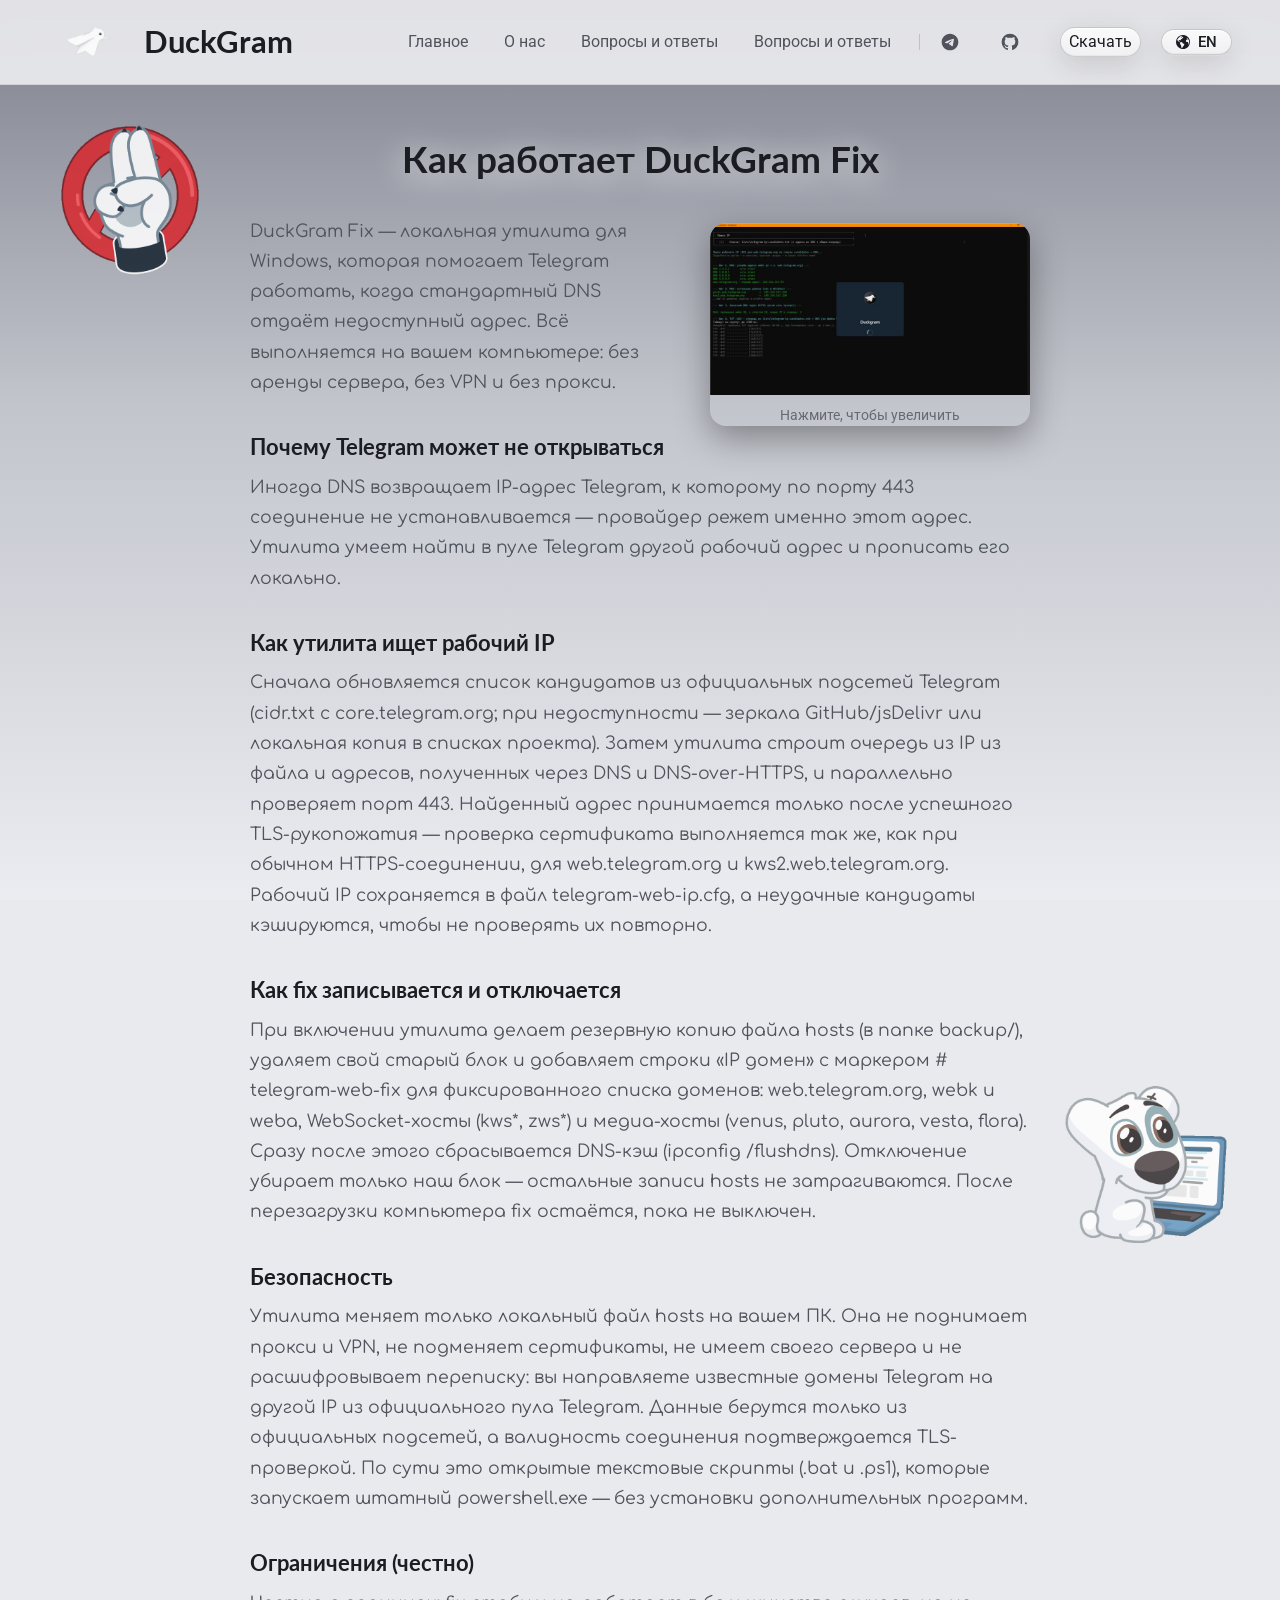
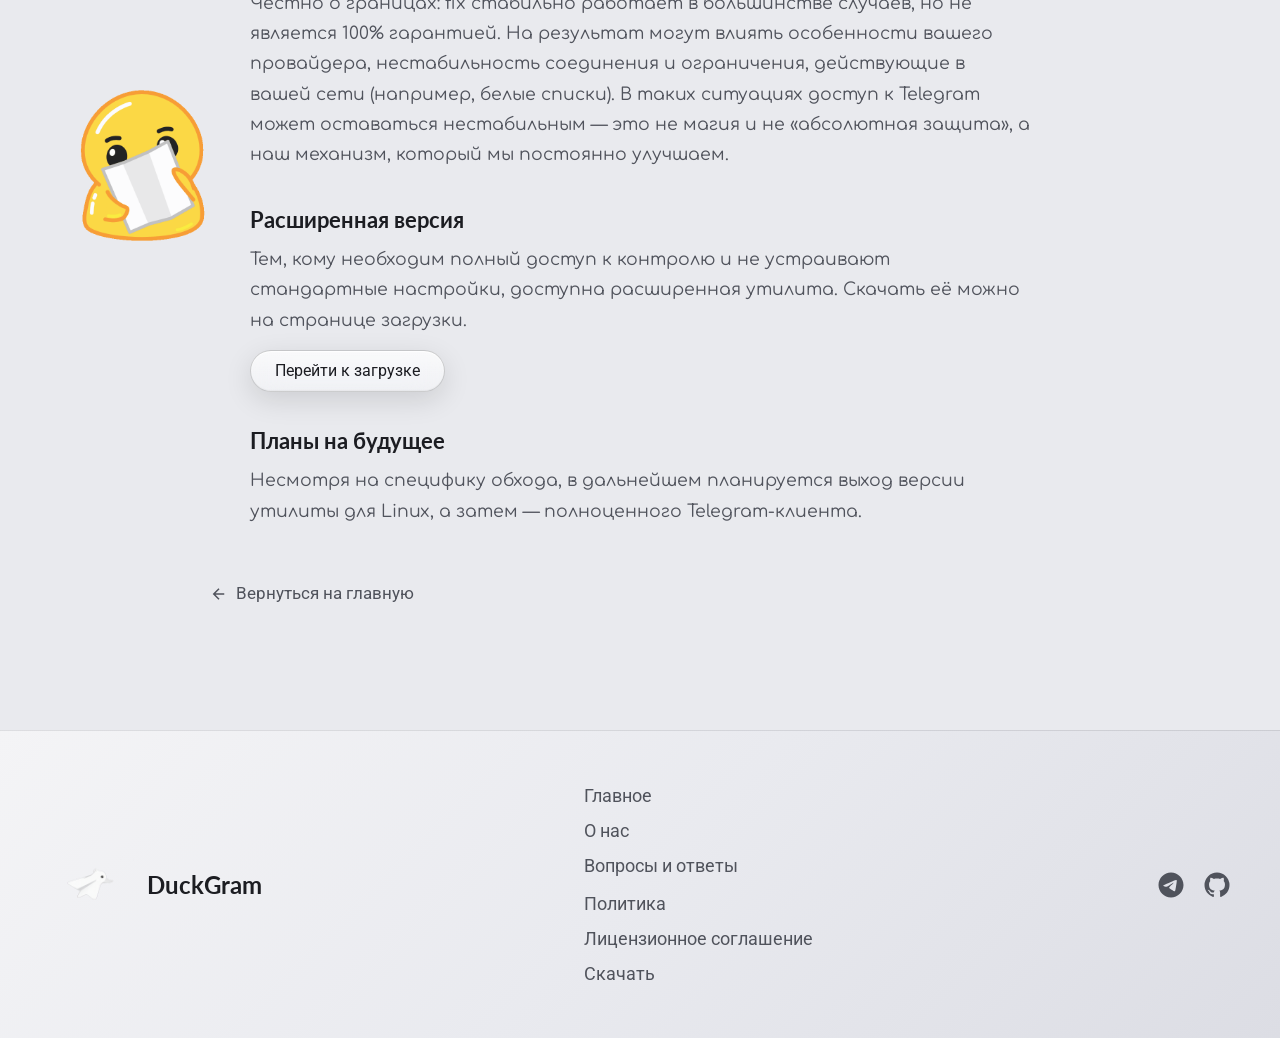
<file: fix.html>
<!DOCTYPE html>
<html lang="ru">
<head>
    <meta charset="UTF-8">
    <meta name="viewport" content="width=device-width, initial-scale=1.0">
    <title>DuckGram — DuckGram Fix</title>

    <link href="https://fonts.googleapis.com/css?family=Google+Sans:400,500|Roboto:300,400,500,700|Source+Code+Pro:400,700&display=swap" rel="stylesheet">
    <link href="https://fonts.googleapis.com/css?family=Comfortaa%3Ai%2Cbi%2C700%2C300%2C400&display=swap" rel="stylesheet">
    <link href="https://fonts.googleapis.com/css?family=Lato%3Ai%2Cbi%2C700%2C400&display=swap" rel="stylesheet">
    <link href="https://fonts.googleapis.com/css?family=Roboto%3Ai%2Cbi%2C700%2C400&display=swap" rel="stylesheet">

        <link href="img/logo1.png" rel="icon" type="image/png">
    <link href="https://cdn.jsdelivr.net/npm/bootstrap@5.3.3/dist/css/bootstrap.min.css" rel="stylesheet">
    <link href="css/style.css" rel="stylesheet">
    <link href="css/theme.css" rel="stylesheet">
</head>
<body>

            <!-- ШАПКА -->
    <header class="site-header">
        <nav class="navbar navbar-expand-lg container nav-wrap">
            <a href="index.html" class="logo"><img src="img/logo.png" alt="DuckGram" class="logo-img"><span class="logo-text">DuckGram</span></a>
            <button class="navbar-toggler dg-burger" type="button" data-bs-toggle="collapse" data-bs-target="#dgNav" aria-controls="dgNav" aria-expanded="false" aria-label="Меню">
                <span class="navbar-toggler-icon"></span>
            </button>
            <div class="collapse navbar-collapse" id="dgNav">
                <ul class="navbar-nav dg-menu">
                    <li class="nav-item"><a href="index.html#home" class="nav-link" data-i18n="nav.home">Главное</a></li>
                    <li class="nav-item"><a href="about.html" class="nav-link" data-i18n="nav.about">О нас</a></li>
                    <li class="nav-item"><a href="faq.html" class="nav-link" data-i18n="nav.faq">Вопросы и ответы</a></li>
                    <li class="nav-item"><a href="прпр.html" class="nav-link" data-i18n="nav.faq">Вопросы и ответы///</a></li>
                    <li class="nav-item dg-divider-li"><span class="nav-divider"></span></li>
                    <li class="nav-item"><a href="https://t.me/DuckgramforTG" target="_blank" class="social-link" title="Telegram">
                    <svg width="20" height="20" viewBox="0 0 24 24" fill="currentColor"><path d="M12 2C6.48 2 2 6.48 2 12s4.48 10 10 10 10-4.48 10-10S17.52 2 12 2zm4.64 6.8c-.15 1.58-.8 5.42-1.13 7.19-.14.75-.42 1-.68 1.03-.58.05-1.02-.38-1.58-.75-.88-.58-1.38-.94-2.23-1.5-.99-.65-.35-1.01.22-1.59.15-.15 2.71-2.48 2.76-2.69a.2.2 0 00-.05-.18c-.06-.05-.14-.03-.21-.02-.09.02-1.49.95-4.22 2.79-.4.27-.76.41-1.08.4-.36-.01-1.04-.2-1.55-.37-.63-.2-1.12-.31-1.08-.66.02-.18.27-.36.74-.55 2.92-1.27 4.86-2.11 5.83-2.51 2.78-1.16 3.35-1.36 3.73-1.36.08 0 .27.02.39.12.1.08.13.19.14.27-.01.06.01.24 0 .38z"/></svg>
                </li>
                    <li class="nav-item"><a href="https://github.com/Aliev123kirill/Duckgram" target="_blank" class="social-link" title="GitHub">
                    <svg width="20" height="20" viewBox="0 0 24 24" fill="currentColor"><path d="M12 2A10 10 0 002 12c0 4.42 2.87 8.17 6.84 9.5.5.08.66-.23.66-.5v-1.69c-2.77.6-3.36-1.34-3.36-1.34-.46-1.16-1.11-1.47-1.11-1.47-.91-.62.07-.6.07-.6 1 .07 1.53 1.03 1.53 1.03.87 1.52 2.34 1.07 2.91.83.09-.65.35-1.09.63-1.34-2.22-.25-4.55-1.11-4.55-4.92 0-1.11.38-2 1.03-2.71-.1-.25-.45-1.29.1-2.64 0 0 .84-.27 2.75 1.02.79-.22 1.65-.33 2.5-.33.85 0 1.71.11 2.5.33 1.91-1.29 2.75-1.02 2.75-1.02.55 1.35.2 2.39.1 2.64.65.71 1.03 1.6 1.03 2.71 0 3.82-2.34 4.66-4.57 4.91.36.31.69.92.69 1.85V21c0 .27.16.59.67.5C19.14 20.16 22 16.42 22 12A10 10 0 0012 2z"/></svg>
                </li>
                    <li class="nav-item"><a href="download.html" class="nav-link nav-cta" data-i18n="nav.download">Скачать</a></li>
                    <li class="nav-item"><button id="lang-toggle" class="lang-toggle" type="button" aria-label="Switch to English"><svg class="lang-globe" aria-hidden="true" viewBox="0 0 512 512" width="14" height="14" xmlns="http://www.w3.org/2000/svg"><path fill="currentColor" d="M491.874,156.349c-19.451-45.961-51.883-85.014-92.731-112.619C358.303,16.125,308.967-0.008,256.004,0 c-35.306,0-69.024,7.161-99.662,20.118C110.396,39.569,71.335,72.01,43.738,112.849C16.133,153.69-0.008,203.032,0,255.996 c-0.008,35.306,7.161,69.017,20.118,99.655c19.451,45.953,51.891,85.014,92.739,112.611C153.69,495.867,203.032,512,256.004,512 c35.298,0,69.017-7.169,99.647-20.126c45.952-19.452,85.006-51.883,112.611-92.731C495.867,358.302,512,308.968,512,255.996 C512,220.697,504.831,186.979,491.874,156.349z M298.654,344.575c-9.94,14.069-2.064,35.314-13.688,47.509 c-11.702,12.243-17.45,8.4-24.89,25.716c-0.928,2.175-13.64,30.749-17.268,21.682c3.295,8.177,0.254,15.886-9.305,15.878 c-9.488-0.016,1.723,7.915-7.487,10.17c-2.732,0.73-3.033,6.296-1.866,13.456c-6.979-0.984-13.87-2.286-20.634-3.897 c-9.258-29.114-14.386-63.523-14.45-72.598c-0.15-31.432-6.534-19.031-21.944-42.158c-10.456-15.735-19.49-32.694-19.046-51.883 c-0.111,3.454,20.174-48.604,5.51-38.688c-17.816,12.06-21.031-16.72-38.172-19.182c-8.75-1.254-6.201-10.837-16.07-9.273 c-8.876,1.405-19.102-7.757-25.882-12.663c-4.382-3.192-12.608-49.002-19.332-48.89c-9.511,0.055,7.352,31.956,3.882,32.726 c-4.184,0.841-10.639-15.522-15.108-29.614c1.676-4.922,3.525-9.781,5.542-14.537c17.085-40.411,45.667-74.82,81.632-99.114 c12.227-8.265,25.326-15.315,39.094-21.078c0.667-0.033,1.341-0.072,2.008-0.168c12.441-1.468,48.907-15.759,59.101-4.62 c4.287,4.557-55.131,26.12-56.862,35.37c-1.135,6.034,14.648,4.978,16.03,5.073c15.863,0.961-4.628,16.839,5.049,19.57 c14.569,3.906,29.066-62.078,40.237-28.502c4.566,13.632,24.064-10.305,25.446,6.478c1.421,17.507,17.419,21.905-12.433,26.66 c-27.43,4.414-5.438,15.57-23.397,24.961c-16.991,8.892-31.837,13.06-43.833,29.002c-13.434,17.88-14.577,17.316-19.88,39.213 c-2.866,11.869-17.189-8.09-11.615-15.664c-1.946,2.62-18.848-5.661-20.548-1.39c-3.302,8.281-12.203,3.803-19.22,8.781 c-8.884,6.272-17.491,26.509-8.575,36.028c7.098,7.638,31.344-16.37,32.67-8.185c1.016,6.304-8.614,10.734-7.558,16.998 c1.501,9.051,16.332-2.596,16.332,4.43c-0.008,4.526-6.002,29.352,7.074,24.636c7.058-2.541,8.996,2.866,13.449,1.739 c6.09-1.54,9.67-15.8,16.967-14.744c8.638,1.246,21.809,5.208,30.502,7.709c14.196,4.09,13.449,16.07,29.947,18.57 c16.855,2.557,10.202,17.674,8.13,26.12C246.414,313.516,326.76,304.934,298.654,344.575z M392.307,125.934 c0.007,0,14.942,0.167,18.109-0.325c3.168-0.493,3.065-7.948,3.034-9.536c-0.024-1.611-8.575-5.438-6.471-6.47 c2.111-1.032,7.391-2.549,8.955-3.589c0.731-0.484,2.564-2.08,4.541-3.85c6.526,6.962,12.616,14.346,18.229,22.102 c-1.032,0.651-2.096,1.43-2.866,2.208c-2.072,2.104-8.456-0.643-8.456-0.643c-2.779,2.969-5.55,5.962-8.344,8.956 c-1.374,3.184-2.74,6.383-4.121,9.574c0,0-9.519,4.724-13.782,5.224c-4.264,0.492-11.258-3.335-12.362-4.954 C387.71,143.011,392.314,125.917,392.307,125.934z M463.547,343.662c-1.342,3.176-2.779,6.304-4.264,9.401 c-1.492-4.7-2.969-8.876-4.27-11.139c-3.105-5.344-7.257-11.766-1.898-24.723c5.366-12.957-3.002-29.114-7.217-33.44 c-4.216-4.311-4.2-7.558,0.024-14.052c4.223-6.487-1.048-8.654-5.28-8.654c-4.24,0-7.424-7.582-12.735-6.502 c-5.304,1.072-25.589,6.494-33.123,5.406c-7.48-1.072-31.242-23.952-31.29-29.415c0-5.454,1.001-26.112,3.144-29.352 c2.16-3.247,13.918-18.046,18.157-24.493c4.24-6.454,10.592-15.021,15.926-16.054c5.359-1.032,29.765-5.081,37.101-7.129 c7.352-2.057,6.352,1.897,8.519,6.208c1.413,0.191,2.811,0.389,4.216,0.58c0.008,0,5.812,1.144,9.504,3.866 c0.754,0.556,1.564,1.088,2.39,1.62c12.083,27.613,18.784,58.092,18.792,90.207C481.235,287.142,474.932,316.724,463.547,343.662z"/></svg><span id="lang-label" data-i18n="lang.switch">EN</span></button></li>
                    <!-- Кнопка темы #theme-toggle: закомментирована (функционал и дизайн сохранены в js/theme.js и css/theme.css) -->
            <!-- <li class="nav-item"><button id="theme-toggle" class="lang-toggle" type="button" aria-label="Переключить тему" title="Тема">
                        <svg class="lang-globe dg-theme-sun" aria-hidden="true" viewBox="0 0 24 24" width="14" height="14" fill="none" stroke="currentColor" stroke-width="1.8" stroke-linecap="round"><circle cx="12" cy="12" r="4.5"/><path d="M12 2v2.5M12 19.5V22M2 12h2.5M19.5 12H22M4.6 4.6l1.8 1.8M17.6 17.6l1.8 1.8M19.4 4.6l-1.8 1.8M6.4 17.6l-1.8 1.8"/></svg>
                        <svg class="lang-globe dg-theme-moon" aria-hidden="true" viewBox="0 0 24 24" width="14" height="14" fill="currentColor"><path d="M21 12.8A8.5 8.5 0 1 1 11.2 3a6.7 6.7 0 0 0 9.8 9.8z"/></svg>
                    </button></li> -->
                </ul>
            </div>
        </nav>
    </header>

    <div id="bg-animation"></div>

    <main>
        <div class="container">
            <div class="privacy-page">

                <!-- ===== 3 ГИФКИ-СТИКЕРА ===== -->
                <img src="img/fix2.gif" alt="" class="sticker-side sticker-left-top">
                <img src="img/proger spotti.gif" alt="" class="sticker-side sticker-right-mid">
                <img src="img/rider.gif" alt="" class="sticker-side sticker-left-bottom">

                <h1 class="block-title centered" data-i18n="fix.title">Как работает DuckGram Fix</h1>

                <!-- ВСТУПЛЕНИЕ: текст + скриншот интерфейса -->
                <div class="fix-article">
                    <div class="fix-shot">
                        <img src="img/fix_img.jpg" alt="Скриншот интерфейса DuckGram Fix" class="zoomable" title="Нажмите, чтобы увеличить">
                        <span class="fix-shot-hint" data-i18n="fix.zoom.hint">Нажмите, чтобы увеличить</span>
                    </div>

                    <p data-i18n="fix.intro">DuckGram Fix — локальная утилита для Windows, которая помогает Telegram работать, когда стандартный DNS отдаёт недоступный адрес. Всё выполняется на вашем компьютере: без аренды сервера, без VPN и без прокси.</p>

                    <h3 data-i18n="fix.why">Почему Telegram может не открываться</h3>
                    <p data-i18n="fix.whyP">Иногда DNS возвращает IP-адрес Telegram, к которому по порту 443 соединение не устанавливается — провайдер режет именно этот адрес. Утилита умеет найти в пуле Telegram другой рабочий адрес и прописать его локально.</p>

                    <h3 data-i18n="fix.find">Как утилита ищет рабочий IP</h3>
                    <p data-i18n="fix.findP">Сначала обновляется список кандидатов из официальных подсетей Telegram (cidr.txt с core.telegram.org; при недоступности — зеркала GitHub/jsDelivr или локальная копия в списках проекта). Затем утилита строит очередь из IP из файла и адресов, полученных через DNS и DNS-over-HTTPS, и параллельно проверяет порт 443. Найденный адрес принимается только после успешного TLS-рукопожатия — проверка сертификата выполняется так же, как при обычном HTTPS-соединении, для web.telegram.org и kws2.web.telegram.org. Рабочий IP сохраняется в файл telegram-web-ip.cfg, а неудачные кандидаты кэшируются, чтобы не проверять их повторно.</p>

                    <h3 data-i18n="fix.apply">Как fix записывается и отключается</h3>
                    <p data-i18n="fix.applyP">При включении утилита делает резервную копию файла hosts (в папке backup/), удаляет свой старый блок и добавляет строки «IP домен» с маркером # telegram-web-fix для фиксированного списка доменов: web.telegram.org, webk и weba, WebSocket-хосты (kws*, zws*) и медиа-хосты (venus, pluto, aurora, vesta, flora). Сразу после этого сбрасывается DNS-кэш (ipconfig /flushdns). Отключение убирает только наш блок — остальные записи hosts не затрагиваются. После перезагрузки компьютера fix остаётся, пока не выключен.</p>

                    <h3 data-i18n="fix.sec">Безопасность</h3>
                    <p data-i18n="fix.secP">Утилита меняет только локальный файл hosts на вашем ПК. Она не поднимает прокси и VPN, не подменяет сертификаты, не имеет своего сервера и не расшифровывает переписку: вы направляете известные домены Telegram на другой IP из официального пула Telegram. Данные берутся только из официальных подсетей, а валидность соединения подтверждается TLS-проверкой. По сути это открытые текстовые скрипты (.bat и .ps1), которые запускает штатный powershell.exe — без установки дополнительных программ.</p>

                    <h3 data-i18n="fix.limits">Ограничения (честно)</h3>
                    <p data-i18n="fix.limitsP">Честно о границах: fix стабильно работает в большинстве случаев, но не является 100% гарантией. На результат могут влиять особенности вашего провайдера, нестабильность соединения и ограничения, действующие в вашей сети (например, белые списки). В таких ситуациях доступ к Telegram может оставаться нестабильным — это не магия и не «абсолютная защита», а наш механизм, который мы постоянно улучшаем.</p>

                    <h3 data-i18n="fix.advanced">Расширенная версия</h3>
                    <p data-i18n="fix.advancedP">Тем, кому необходим полный доступ к контролю и не устраивают стандартные настройки, доступна расширенная утилита. Скачать её можно на странице загрузки.</p>
                    <p class="fix-actions">
                        <a href="download.html" class="btn" data-i18n="fix.advancedBtn">Перейти к загрузке</a>
                    </p>

                    <h3 data-i18n="fix.linux">Планы на будущее</h3>
                    <p data-i18n="fix.linuxP">Несмотря на специфику обхода, в дальнейшем планируется выход версии утилиты для Linux, а затем — полноценного Telegram-клиента.</p>
                </div>

                <a href="index.html" class="back-link">
                    <svg width="18" height="18" viewBox="0 0 24 24" fill="none" stroke="currentColor" stroke-width="2"><path d="M19 12H5M12 19l-7-7 7-7"/></svg>
                    <span data-i18n="back.home">Вернуться на главную</span>
                </a>

            </div>
        </div>
</main>

    <footer class="site-footer">
        <div class="container">
            <div class="footer-inner">
                <a href="index.html" class="footer-logo"><img src="img/logo.png" alt="DuckGram" class="footer-logo-img"><span class="footer-logo-text">DuckGram</span></a>
                <nav class="footer-nav row g-0 justify-content-center">
                    <div class="footer-nav-col col-6">
                        <a href="index.html#home" data-i18n="nav.home">Главное</a>
                        <a href="about.html" data-i18n="nav.about">О нас</a>
                        <a href="faq.html" data-i18n="nav.faq">Вопросы и ответы</a>
                    </div>
                    <div class="footer-nav-col col-6">
                        <a href="privacy.html" data-i18n="nav.privacy">Политика</a>
                        <a href="license.html" data-i18n="nav.license">Лицензионное соглашение</a>
                        <a href="download.html" data-i18n="nav.download">Скачать</a>
                    </div>
                </nav>
                <div class="footer-social">
                    <a href="https://t.me/DuckgramforTG" target="_blank" class="social-link" title="Telegram">
                        <svg width="20" height="20" viewBox="0 0 24 24" fill="currentColor"><path d="M12 2C6.48 2 2 6.48 2 12s4.48 10 10 10 10-4.48 10-10S17.52 2 12 2zm4.64 6.8c-.15 1.58-.8 5.42-1.13 7.19-.14.75-.42 1-.68 1.03-.58.05-1.02-.38-1.58-.75-.88-.58-1.38-.94-2.23-1.5-.99-.65-.35-1.01.22-1.59.15-.15 2.71-2.48 2.76-2.69a.2.2 0 00-.05-.18c-.06-.05-.14-.03-.21-.02-.09.02-1.49.95-4.22 2.79-.4.27-.76.41-1.08.4-.36-.01-1.04-.2-1.55-.37-.63-.2-1.12-.31-1.08-.66.02-.18.27-.36.74-.55 2.92-1.27 4.86-2.11 5.83-2.51 2.78-1.16 3.35-1.36 3.73-1.36.08 0 .27.02.39.12.1.08.13.19.14.27-.01.06.01.24 0 .38z"/></svg>
                    </a>
                    <a href="https://github.com/Aliev123kirill/Duckgram" target="_blank" class="social-link" title="GitHub">
                        <svg width="20" height="20" viewBox="0 0 24 24" fill="currentColor"><path d="M12 2A10 10 0 002 12c0 4.42 2.87 8.17 6.84 9.5.5.08.66-.23.66-.5v-1.69c-2.77.6-3.36-1.34-3.36-1.34-.46-1.16-1.11-1.47-1.11-1.47-.91-.62.07-.6.07-.6 1 .07 1.53 1.03 1.53 1.03.87 1.52 2.34 1.07 2.91.83.09-.65.35-1.09.63-1.34-2.22-.25-4.55-1.11-4.55-4.92 0-1.11.38-2 1.03-2.71-.1-.25-.45-1.29.1-2.64 0 0 .84-.27 2.75 1.02.79-.22 1.65-.33 2.5-.33.85 0 1.71.11 2.5.33 1.91-1.29 2.75-1.02 2.75-1.02.55 1.35.2 2.39.1 2.64.65.71 1.03 1.6 1.03 2.71 0 3.82-2.34 4.66-4.57 4.91.36.31.69.92.69 1.85V21c0 .27.16.59.67.5C19.14 20.16 22 16.42 22 12A10 10 0 0012 2z"/></svg>
                    </a>
                </div>
            </div>
       
        </div>
    </footer>

    <script src="js/i18n.js"></script>
    <script src="js/theme.js"></script>
    <script src="js/script.js"></script>
    <script src="js/visitor.js"></script>
    <script src="js/notfound.js"></script>
    <script src="https://cdn.jsdelivr.net/npm/bootstrap@5.3.3/dist/js/bootstrap.bundle.min.js"></script>
</body>
</html>
</file>
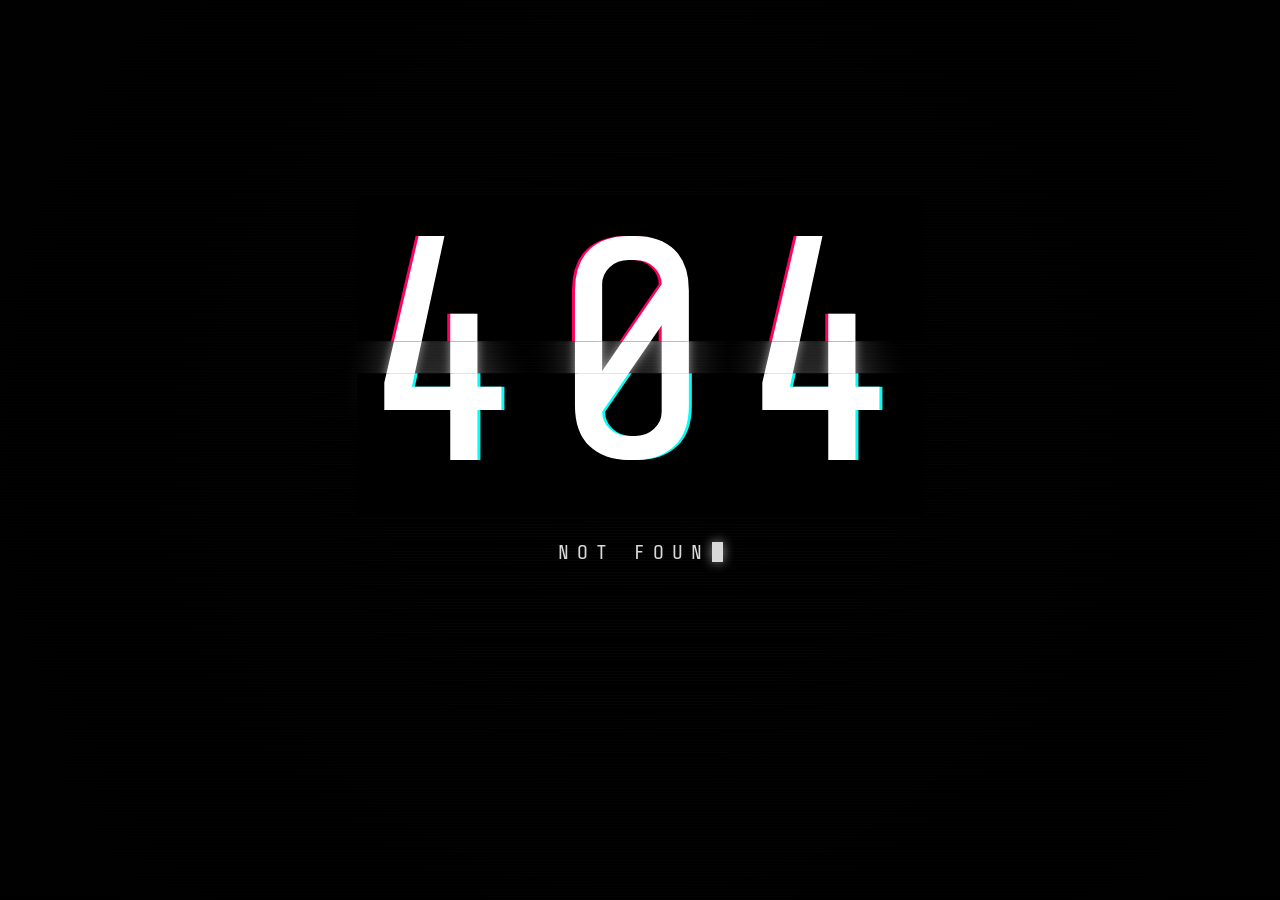
<file: index1.html>
<!DOCTYPE html>
<html lang="ru">
<head>
<meta charset="UTF-8">
<meta name="viewport" content="width=device-width, initial-scale=1.0">
<link href="img/logo1.png" rel="icon" type="image/png">
<title>404 — Страница не найдена</title>
<style>
  @import url('https://fonts.googleapis.com/css2?family=Share+Tech+Mono&display=swap');

  * {
    margin: 0;
    padding: 0;
    box-sizing: border-box;
  }

  html, body {
    height: 100%;
    background: #000;
    color: #fff;
    font-family: 'Share Tech Mono', 'Courier New', monospace;
    overflow: hidden;
  }

  body {
    display: flex;
    align-items: center;
    justify-content: center;
    flex-direction: column;
    position: relative;
    cursor: default;
  }

  /* Атмосферный шум на фоне */
  body::before {
    content: '';
    position: absolute;
    inset: 0;
    background:
      radial-gradient(circle at 50% 50%, transparent 0%, rgba(0,0,0,0.8) 90%),
      repeating-linear-gradient(
        0deg,
        rgba(255,255,255,0.02) 0px,
        rgba(255,255,255,0.02) 1px,
        transparent 1px,
        transparent 3px
      );
    pointer-events: none;
    z-index: 10;
    animation: flicker 4s infinite;
  }

  @keyframes flicker {
    0%, 100% { opacity: 1; }
    45% { opacity: 0.95; }
    46% { opacity: 0.6; }
    47% { opacity: 1; }
    92% { opacity: 0.85; }
  }

  .container {
    text-align: center;
    position: relative;
    z-index: 20;
    padding: 20px;
  }

  /* ГЛАВНАЯ ЦИФРА 404 С ГЛИТЧЕМ */
  .glitch {
    font-size: clamp(120px, 28vw, 320px);
    font-weight: 400;
    letter-spacing: 0.05em;
    line-height: 1;
    position: relative;
    color: #fff;
    text-shadow:
      0 0 10px rgba(255,255,255,0.5),
      0 0 40px rgba(255,255,255,0.3);
    animation: glitch-skew 4s infinite linear alternate-reverse;
  }

  .glitch::before,
  .glitch::after {
    content: attr(data-text);
    position: absolute;
    top: 0;
    left: 0;
    width: 100%;
    height: 100%;
    overflow: hidden;
  }

  .glitch::before {
    color: #fff;
    background: #000;
    text-shadow: -3px 0 #ff005c;
    clip-path: polygon(0 0, 100% 0, 100% 45%, 0 45%);
    animation: glitch-anim-1 2.5s infinite linear alternate-reverse;
  }

  .glitch::after {
    color: #fff;
    background: #000;
    text-shadow: 3px 0 #00fff7;
    clip-path: polygon(0 55%, 100% 55%, 100% 100%, 0 100%);
    animation: glitch-anim-2 3s infinite linear alternate-reverse;
  }

  @keyframes glitch-anim-1 {
    0%   { transform: translate(0); clip-path: polygon(0 0, 100% 0, 100% 12%, 0 12%); }
    10%  { transform: translate(-4px, 2px); clip-path: polygon(0 15%, 100% 15%, 100% 28%, 0 28%); }
    20%  { transform: translate(3px, -3px); clip-path: polygon(0 30%, 100% 30%, 100% 42%, 0 42%); }
    30%  { transform: translate(-3px, 1px); clip-path: polygon(0 45%, 100% 45%, 100% 55%, 0 55%); }
    40%  { transform: translate(2px, -2px); clip-path: polygon(0 58%, 100% 58%, 100% 68%, 0 68%); }
    50%  { transform: translate(-2px, 3px); clip-path: polygon(0 70%, 100% 70%, 100% 80%, 0 80%); }
    60%  { transform: translate(4px, -1px); clip-path: polygon(0 82%, 100% 82%, 100% 92%, 0 92%); }
    70%  { transform: translate(-1px, 2px); clip-path: polygon(0 5%, 100% 5%, 100% 18%, 0 18%); }
    80%  { transform: translate(3px, -3px); clip-path: polygon(0 22%, 100% 22%, 100% 35%, 0 35%); }
    90%  { transform: translate(-4px, 1px); clip-path: polygon(0 40%, 100% 40%, 100% 52%, 0 52%); }
    100% { transform: translate(0); clip-path: polygon(0 60%, 100% 60%, 100% 75%, 0 75%); }
  }

  @keyframes glitch-anim-2 {
    0%   { transform: translate(0); clip-path: polygon(0 82%, 100% 82%, 100% 100%, 0 100%); }
    10%  { transform: translate(4px, -2px); clip-path: polygon(0 70%, 100% 70%, 100% 84%, 0 84%); }
    20%  { transform: translate(-3px, 3px); clip-path: polygon(0 55%, 100% 55%, 100% 68%, 0 68%); }
    30%  { transform: translate(3px, -1px); clip-path: polygon(0 40%, 100% 40%, 100% 54%, 0 54%); }
    40%  { transform: translate(-2px, 2px); clip-path: polygon(0 25%, 100% 25%, 100% 38%, 0 38%); }
    50%  { transform: translate(2px, -3px); clip-path: polygon(0 10%, 100% 10%, 100% 22%, 0 22%); }
    60%  { transform: translate(-4px, 1px); clip-path: polygon(0 0, 100% 0, 100% 14%, 0 14%); }
    70%  { transform: translate(1px, -2px); clip-path: polygon(0 88%, 100% 88%, 100% 100%, 0 100%); }
    80%  { transform: translate(-3px, 3px); clip-path: polygon(0 72%, 100% 72%, 100% 86%, 0 86%); }
    90%  { transform: translate(4px, -1px); clip-path: polygon(0 58%, 100% 58%, 100% 70%, 0 70%); }
    100% { transform: translate(0); clip-path: polygon(0 45%, 100% 45%, 100% 58%, 0 58%); }
  }

  @keyframes glitch-skew {
    0%   { transform: skew(0deg); }
    20%  { transform: skew(0deg); }
    21%  { transform: skew(-2deg); }
    22%  { transform: skew(1deg); }
    23%  { transform: skew(0deg); }
    60%  { transform: skew(0deg); }
    61%  { transform: skew(1.5deg); }
    62%  { transform: skew(0deg); }
    100% { transform: skew(0deg); }
  }

  /* ТЕКСТ ПОД ЦИФРОЙ */
  .subtitle {
    font-size: clamp(14px, 1.6vw, 20px);
    letter-spacing: 0.4em;
    margin-top: 24px;
    text-transform: uppercase;
    opacity: 0.85;
    min-height: 1.4em;
  }

  .description {
    font-size: clamp(12px, 1.1vw, 15px);
    letter-spacing: 0.15em;
    margin-top: 16px;
    opacity: 0.5;
    text-transform: uppercase;
    min-height: 1.4em;
  }

  /* ТЕРМИНАЛЬНЫЙ КУРСОР-БЛОК */
  .cursor {
    display: inline-block;
    width: 0.55em;
    height: 1em;
    background: #fff;
    margin-left: 2px;
    vertical-align: -0.15em;
    box-shadow: 0 0 12px rgba(255,255,255,0.7);
    animation: cursor-blink 1s steps(2, start) infinite;
  }

  @keyframes cursor-blink {
    0%, 50%   { opacity: 1; }
    50.01%, 100% { opacity: 0; }
  }

  /* Кнопка назад */
  .back-btn {
    display: inline-block;
    margin-top: 48px;
    padding: 14px 36px;
    font-family: inherit;
    font-size: 13px;
    letter-spacing: 0.3em;
    text-transform: uppercase;
    color: #fff;
    background: transparent;
    border: 1px solid rgba(255,255,255,0.4);
    text-decoration: none;
    transition: all 0.3s ease;
    position: relative;
    overflow: hidden;
    cursor: pointer;
    opacity: 0;
    transform: translateY(10px);
    pointer-events: none;
  }

  .back-btn.visible {
    opacity: 1;
    transform: translateY(0);
    pointer-events: auto;
    transition: opacity 0.6s ease, transform 0.6s ease, color 0.3s ease, border-color 0.3s ease, box-shadow 0.3s ease;
  }

  .back-btn::before {
    content: '';
    position: absolute;
    inset: 0;
    background: #fff;
    transform: translateY(100%);
    transition: transform 0.3s ease;
    z-index: -1;
  }

  .back-btn:hover {
    color: #000;
    border-color: #fff;
    box-shadow: 0 0 30px rgba(255,255,255,0.4);
  }

  .back-btn:hover::before {
    transform: translateY(0);
  }
</style>
</head>
<body>

  <div class="container">
    <div class="glitch" data-text="404">404</div>

    <div class="subtitle" id="subtitle"></div>

    <div class="description" id="description"></div>

    <a href="#" class="back-btn" id="backBtn">←Go to the main </a>
  </div>

<script>
  // Печатная машинка: печатает текст посимвольно с курсором в конце
  function typeWriter(element, text, speed, callback) {
    // создаём мигающий курсор-блок
    const cursor = document.createElement('span');
    cursor.className = 'cursor';

    let i = 0;
    element.textContent = '';
    element.appendChild(cursor);

    const timer = setInterval(() => {
      if (i < text.length) {
        // вставляем символ ПЕРЕД курсором, чтобы курсор шёл за текстом
        cursor.insertAdjacentText('beforebegin', text.charAt(i));
        i++;
      } else {
        clearInterval(timer);
        // по завершении убираем курсор этой строки (если это не последняя)
        if (callback) callback(cursor);
      }
    }, speed);
  }

  // Запуск цепочки печати
  window.addEventListener('DOMContentLoaded', () => {
    const subtitle = document.getElementById('subtitle');
    const description = document.getElementById('description');
    const backBtn = document.getElementById('backBtn');

    // 1) Печатаем «СТРАНИЦА НЕ НАЙДЕНА»
    typeWriter(subtitle, 'NOT FOUND', 120, (cursorSub) => {
      // 2) Небольшая пауза — затем печатаем описание
      setTimeout(() => {
        cursorSub.style.display = 'none'; // прячем курсор первой строки

        typeWriter(
          description,
          '// CONNECTION ERROR // MISSING FILE // OR THE PAGE IS NOT INTENDED FOR PUBLIC VIEWING //',
          75,
          (cursorDesc) => {
            // 3) Оставляем курсор мигать в конце описания НАВСЕГДА,
            //    а затем проявляем кнопку
            setTimeout(() => {
              backBtn.classList.add('visible');
            }, 400);
          }
        );
      }, 350);
    });
  });
</script>

</body>
</html>
</file>
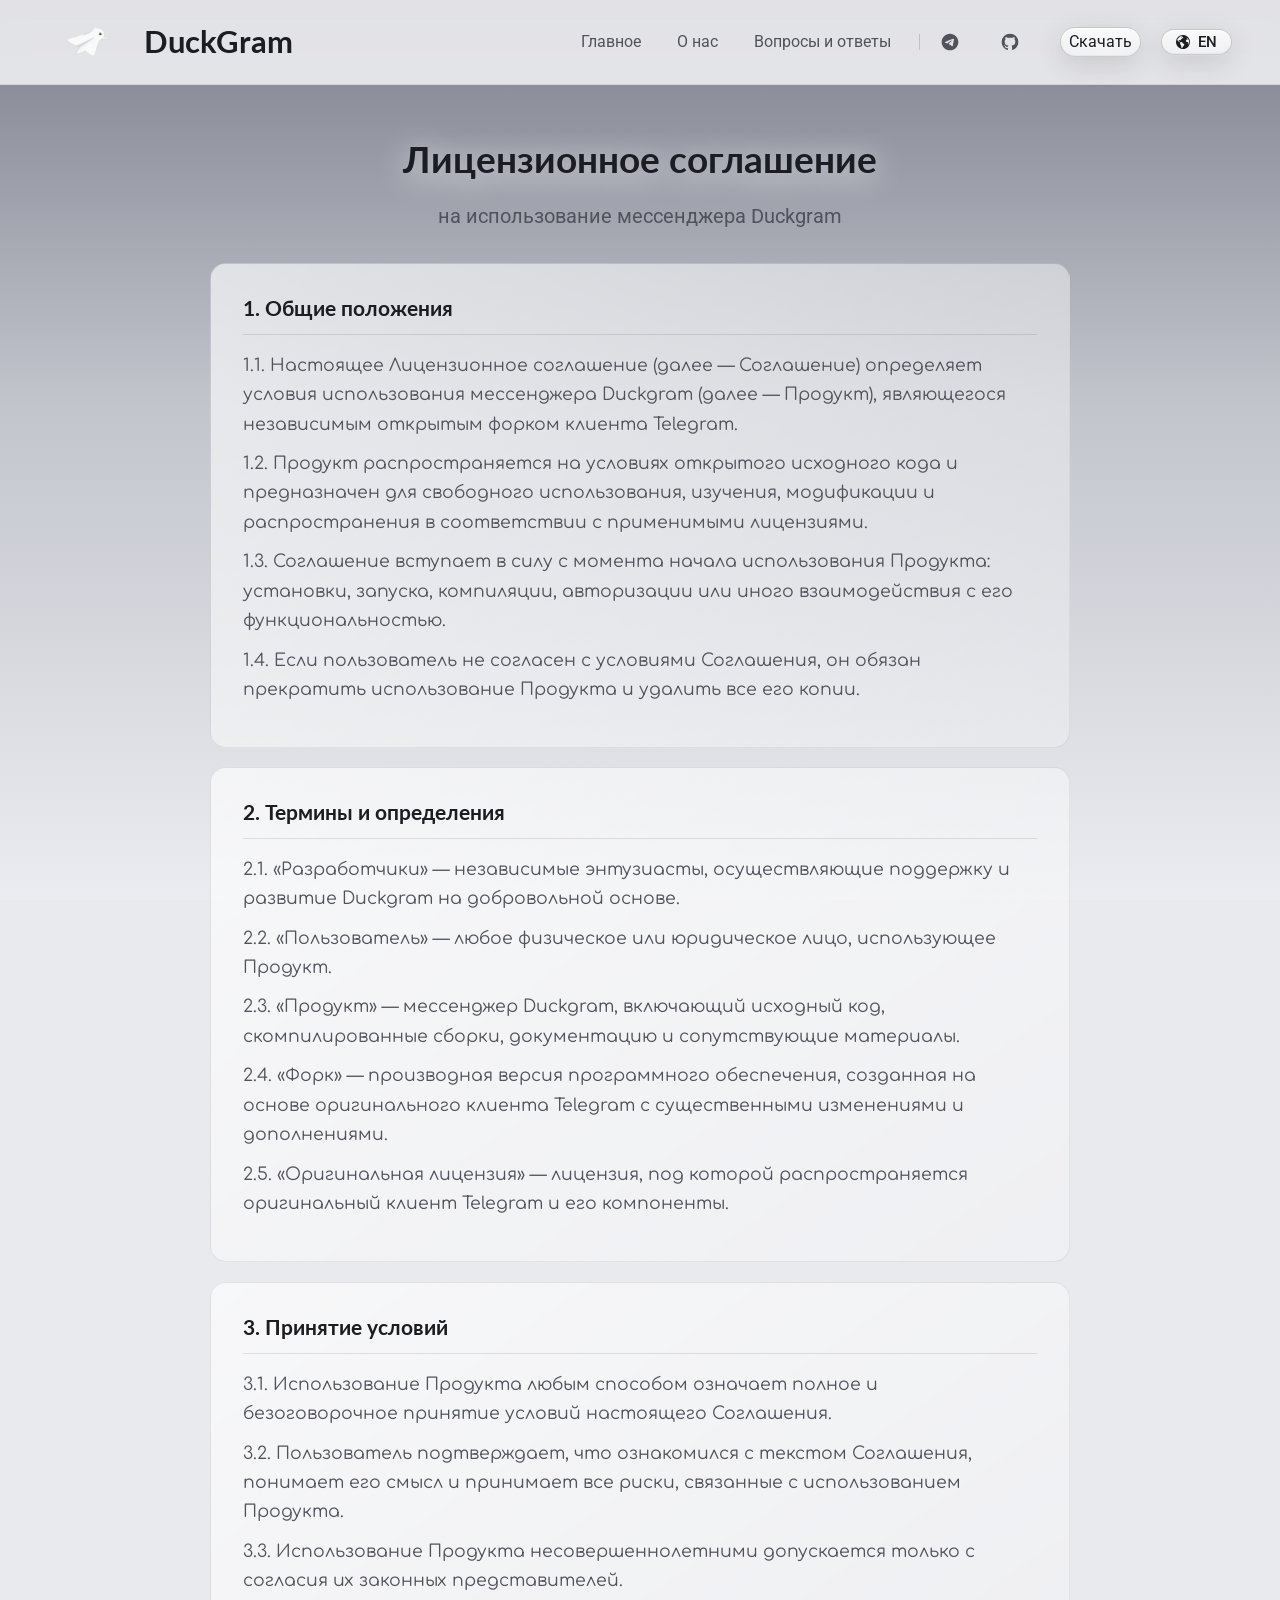
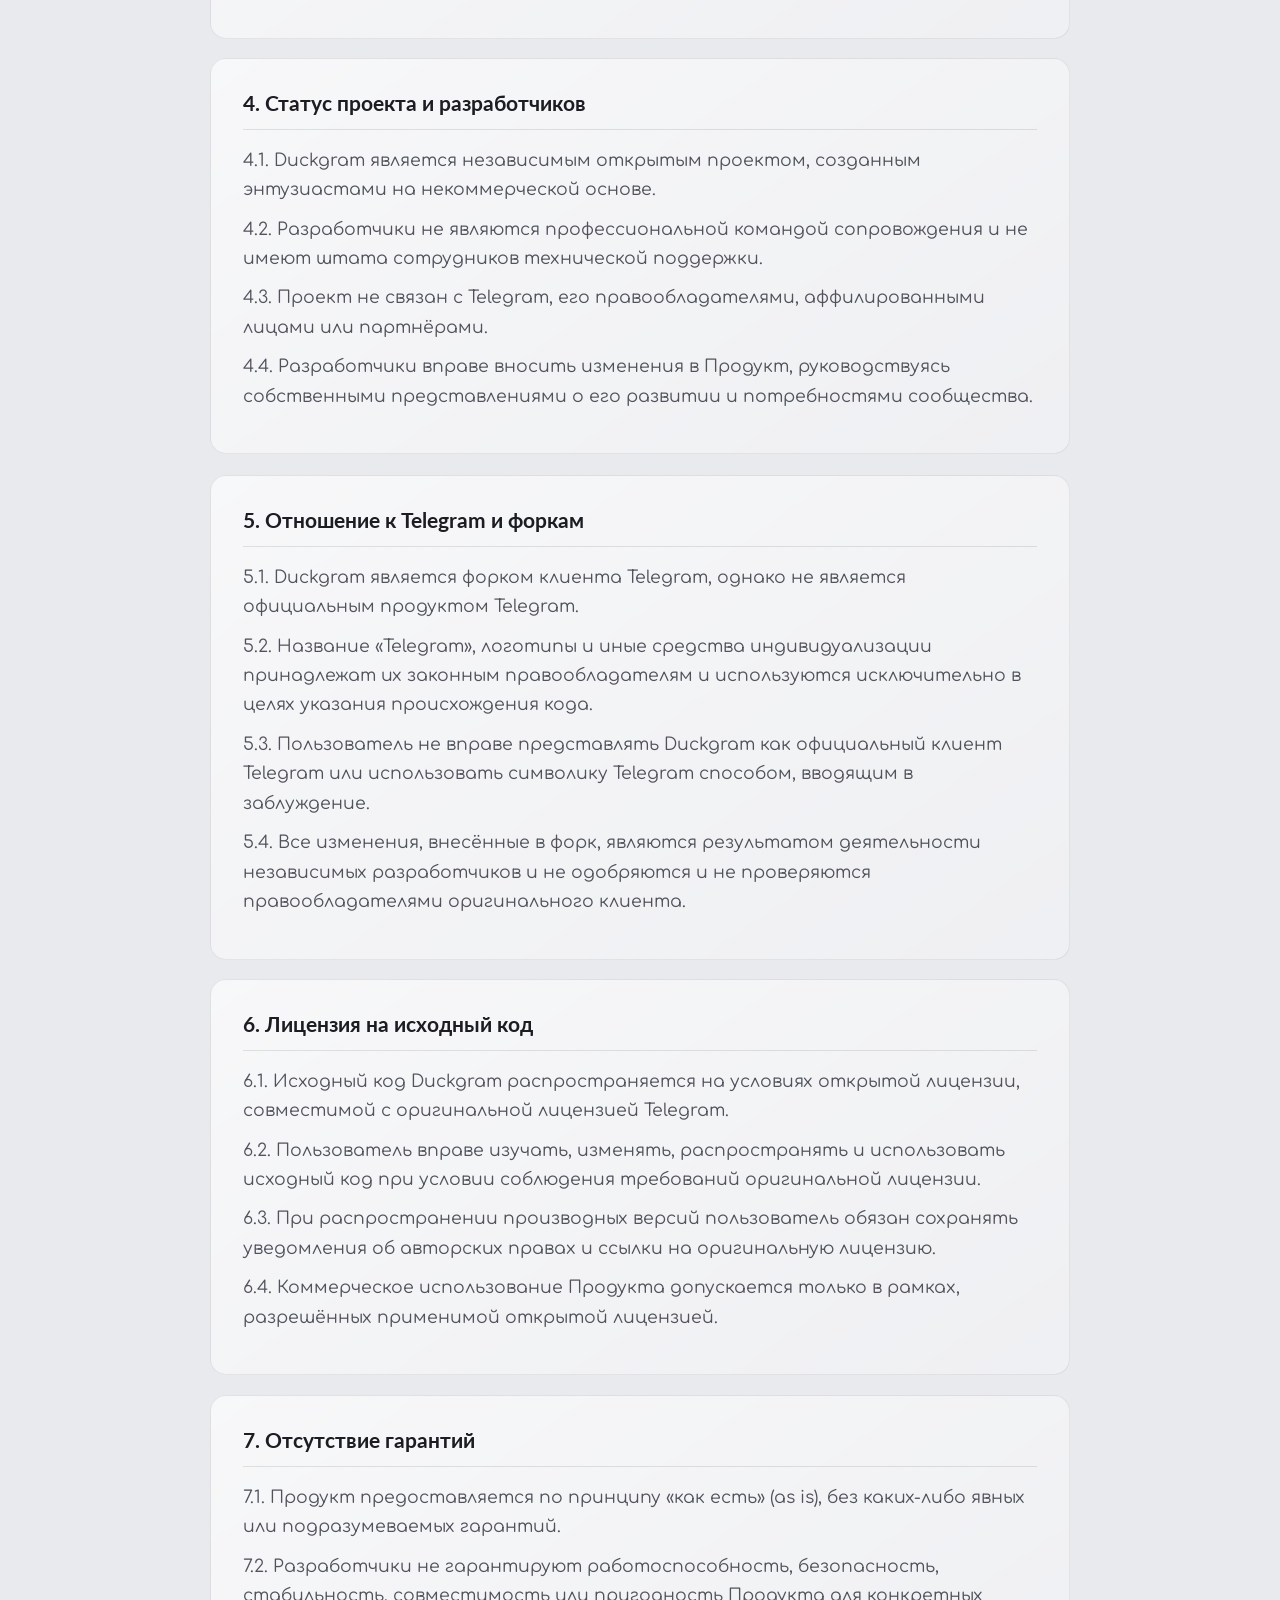
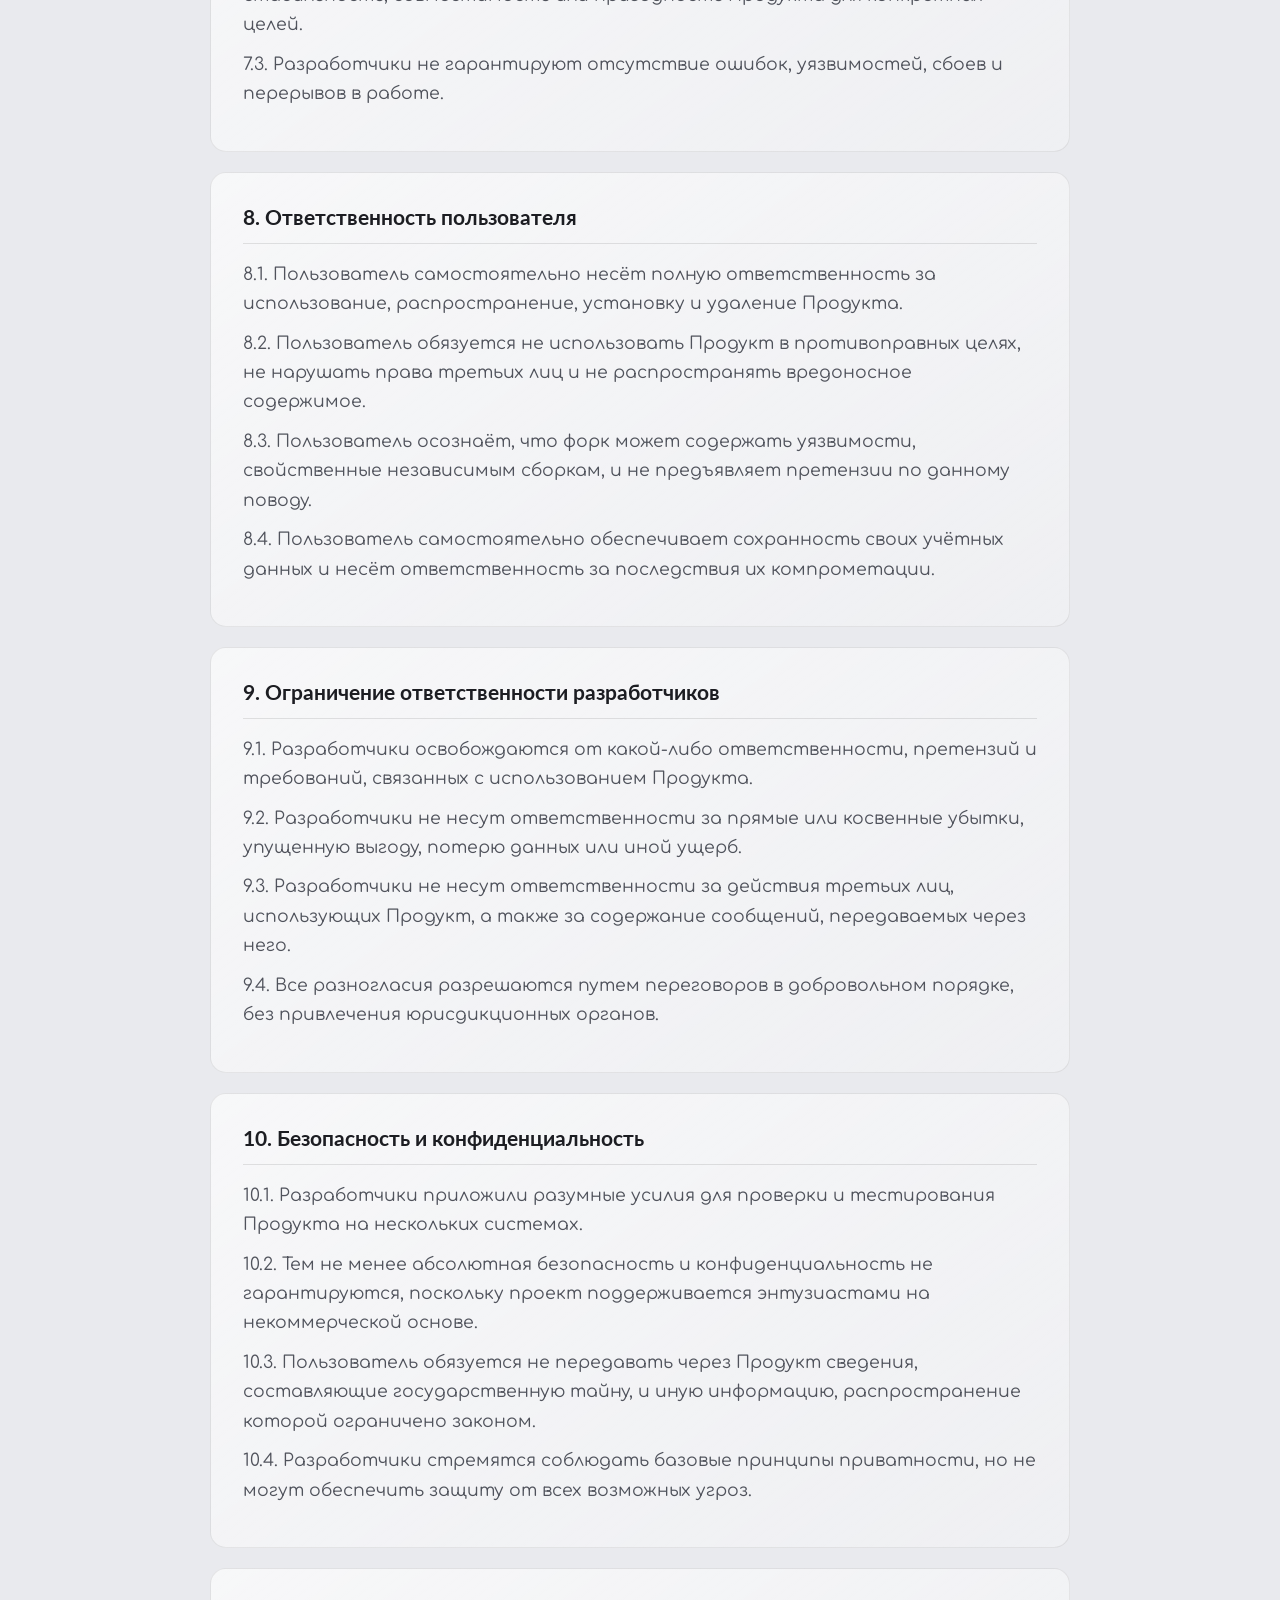
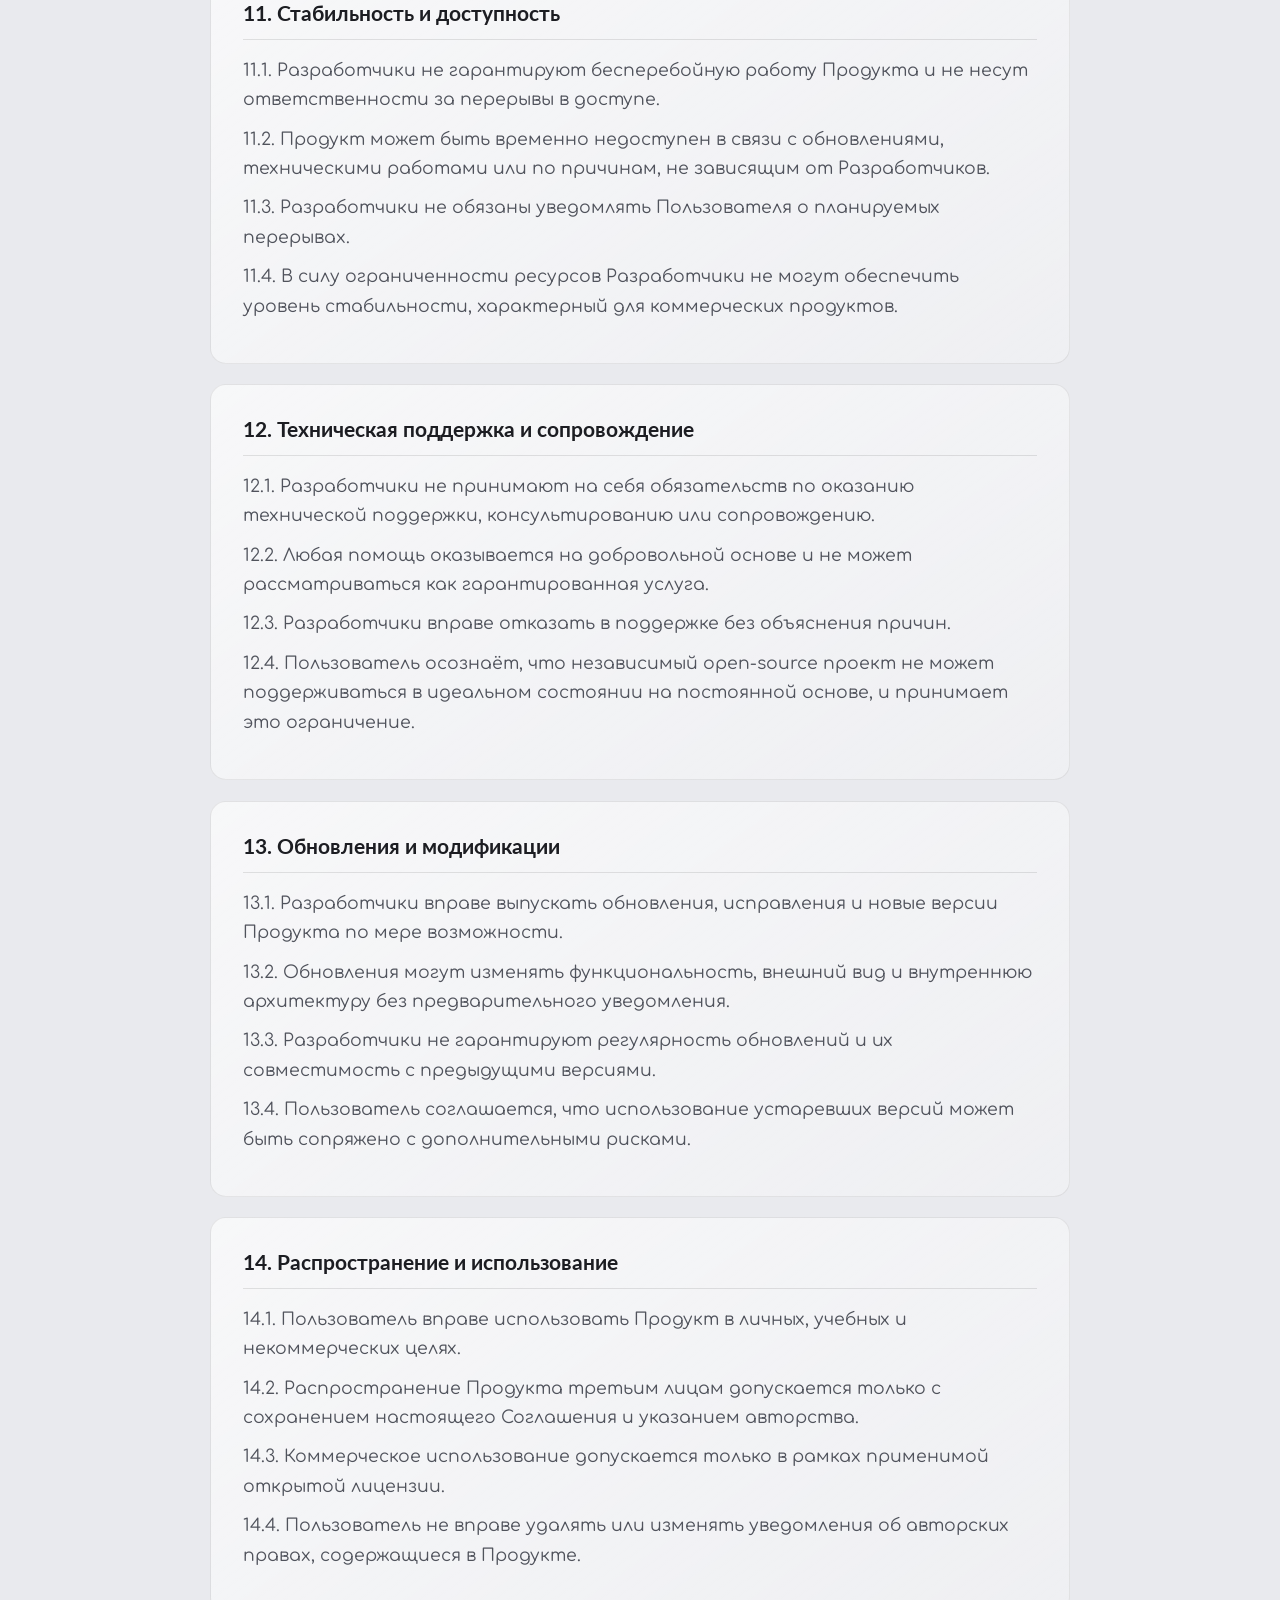
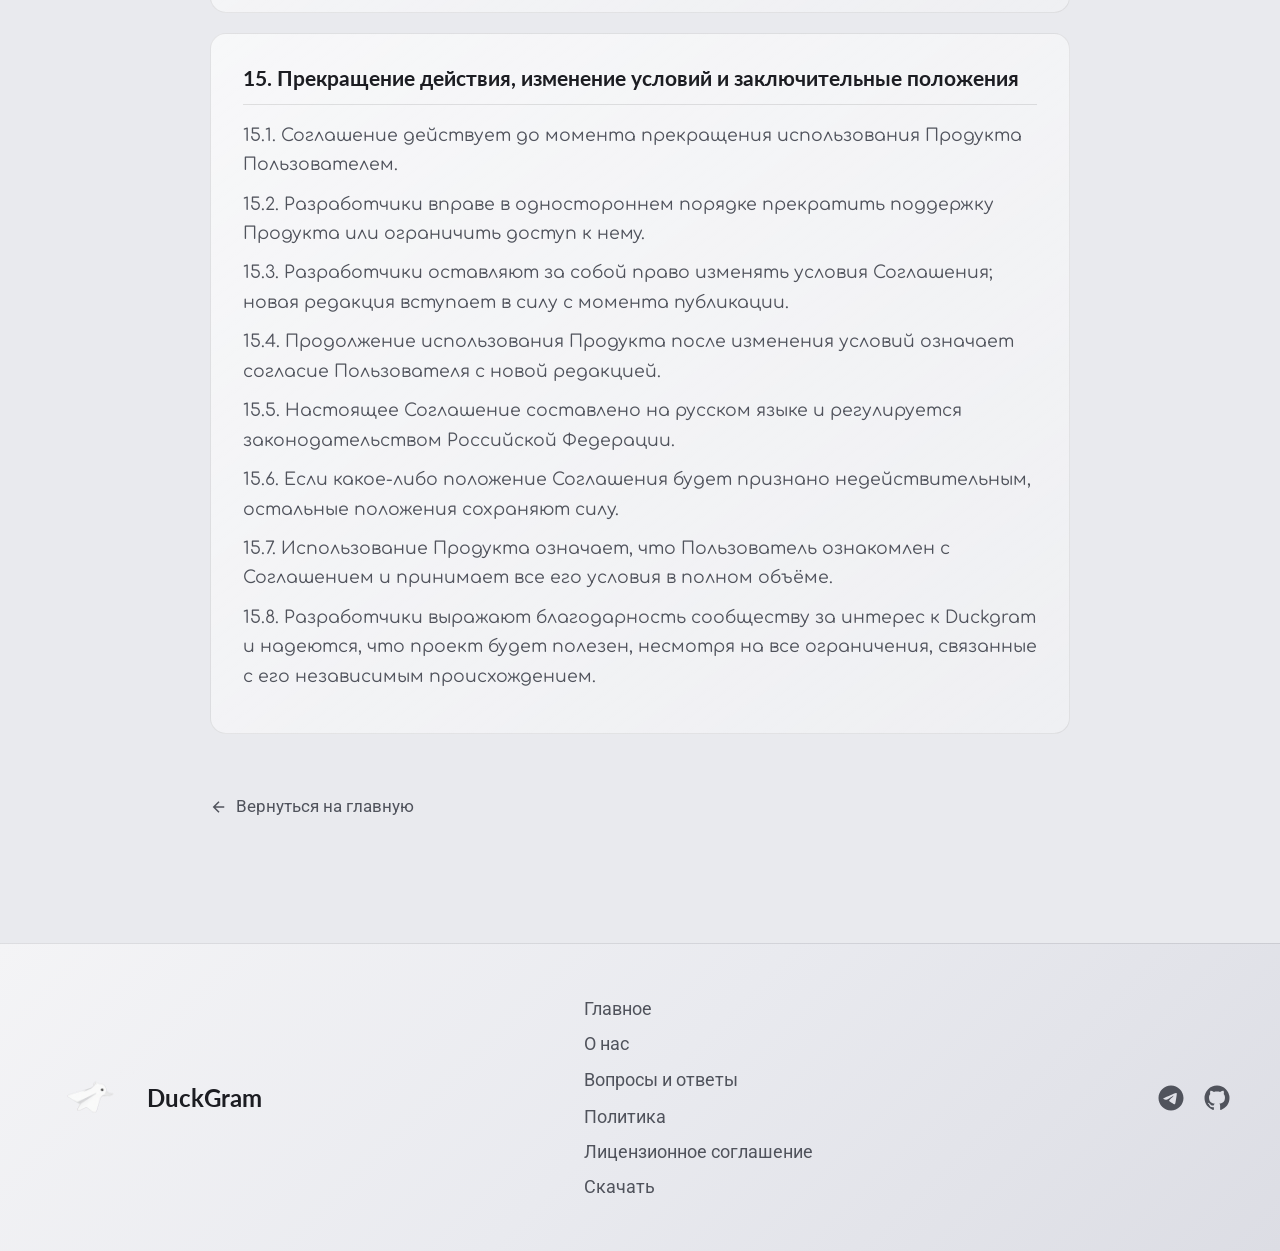
<file: license.html>
<!DOCTYPE html>
<html lang="ru">
<head>
    <meta charset="UTF-8">
    <meta name="viewport" content="width=device-width, initial-scale=1.0">
    <title>DuckGram — Лицензионное соглашение</title>

    <link href="https://fonts.googleapis.com/css?family=Google+Sans:400,500|Roboto:300,400,500,700|Source+Code+Pro:400,700&display=swap" rel="stylesheet">
    <link href="https://fonts.googleapis.com/css?family=Comfortaa%3Ai%2Cbi%2C700%2C300%2C400&display=swap" rel="stylesheet">
    <link href="https://fonts.googleapis.com/css?family=Lato%3Ai%2Cbi%2C700%2C400&display=swap" rel="stylesheet">
    <link href="https://fonts.googleapis.com/css?family=Roboto%3Ai%2Cbi%2C700%2C400&display=swap" rel="stylesheet">

        <link href="img/logo1.png" rel="icon" type="image/png">
    <link href="https://cdn.jsdelivr.net/npm/bootstrap@5.3.3/dist/css/bootstrap.min.css" rel="stylesheet">
    <link href="css/style.css" rel="stylesheet">
    <link href="css/theme.css" rel="stylesheet">
</head>
<body>

            <!-- ШАПКА -->
    <header class="site-header">
        <nav class="navbar navbar-expand-lg container nav-wrap">
            <a href="index.html" class="logo"><img src="img/logo.png" alt="DuckGram" class="logo-img"><span class="logo-text">DuckGram</span></a>
            <button class="navbar-toggler dg-burger" type="button" data-bs-toggle="collapse" data-bs-target="#dgNav" aria-controls="dgNav" aria-expanded="false" aria-label="Меню">
                <span class="navbar-toggler-icon"></span>
            </button>
            <div class="collapse navbar-collapse" id="dgNav">
                <ul class="navbar-nav dg-menu">
                    <li class="nav-item"><a href="index.html#home" class="nav-link" data-i18n="nav.home">Главное</a></li>
                    <li class="nav-item"><a href="about.html" class="nav-link" data-i18n="nav.about">О нас</a></li>
                    <li class="nav-item"><a href="faq.html" class="nav-link" data-i18n="nav.faq">Вопросы и ответы</a></li>
                    <li class="nav-item dg-divider-li"><span class="nav-divider"></span></li>
                    <li class="nav-item"><a href="https://t.me/DuckgramforTG" target="_blank" class="social-link" title="Telegram">
                    <svg width="20" height="20" viewBox="0 0 24 24" fill="currentColor"><path d="M12 2C6.48 2 2 6.48 2 12s4.48 10 10 10 10-4.48 10-10S17.52 2 12 2zm4.64 6.8c-.15 1.58-.8 5.42-1.13 7.19-.14.75-.42 1-.68 1.03-.58.05-1.02-.38-1.58-.75-.88-.58-1.38-.94-2.23-1.5-.99-.65-.35-1.01.22-1.59.15-.15 2.71-2.48 2.76-2.69a.2.2 0 00-.05-.18c-.06-.05-.14-.03-.21-.02-.09.02-1.49.95-4.22 2.79-.4.27-.76.41-1.08.4-.36-.01-1.04-.2-1.55-.37-.63-.2-1.12-.31-1.08-.66.02-.18.27-.36.74-.55 2.92-1.27 4.86-2.11 5.83-2.51 2.78-1.16 3.35-1.36 3.73-1.36.08 0 .27.02.39.12.1.08.13.19.14.27-.01.06.01.24 0 .38z"/></svg>
                </li>
                    <li class="nav-item"><a href="https://github.com/Aliev123kirill/Duckgram" target="_blank" class="social-link" title="GitHub">
                    <svg width="20" height="20" viewBox="0 0 24 24" fill="currentColor"><path d="M12 2A10 10 0 002 12c0 4.42 2.87 8.17 6.84 9.5.5.08.66-.23.66-.5v-1.69c-2.77.6-3.36-1.34-3.36-1.34-.46-1.16-1.11-1.47-1.11-1.47-.91-.62.07-.6.07-.6 1 .07 1.53 1.03 1.53 1.03.87 1.52 2.34 1.07 2.91.83.09-.65.35-1.09.63-1.34-2.22-.25-4.55-1.11-4.55-4.92 0-1.11.38-2 1.03-2.71-.1-.25-.45-1.29.1-2.64 0 0 .84-.27 2.75 1.02.79-.22 1.65-.33 2.5-.33.85 0 1.71.11 2.5.33 1.91-1.29 2.75-1.02 2.75-1.02.55 1.35.2 2.39.1 2.64.65.71 1.03 1.6 1.03 2.71 0 3.82-2.34 4.66-4.57 4.91.36.31.69.92.69 1.85V21c0 .27.16.59.67.5C19.14 20.16 22 16.42 22 12A10 10 0 0012 2z"/></svg>
                </li>
                    <li class="nav-item"><a href="download.html" class="nav-link nav-cta" data-i18n="nav.download">Скачать</a></li>
                    <li class="nav-item"><button id="lang-toggle" class="lang-toggle" type="button" aria-label="Switch to English"><svg class="lang-globe" aria-hidden="true" viewBox="0 0 512 512" width="14" height="14" xmlns="http://www.w3.org/2000/svg"><path fill="currentColor" d="M491.874,156.349c-19.451-45.961-51.883-85.014-92.731-112.619C358.303,16.125,308.967-0.008,256.004,0 c-35.306,0-69.024,7.161-99.662,20.118C110.396,39.569,71.335,72.01,43.738,112.849C16.133,153.69-0.008,203.032,0,255.996 c-0.008,35.306,7.161,69.017,20.118,99.655c19.451,45.953,51.891,85.014,92.739,112.611C153.69,495.867,203.032,512,256.004,512 c35.298,0,69.017-7.169,99.647-20.126c45.952-19.452,85.006-51.883,112.611-92.731C495.867,358.302,512,308.968,512,255.996 C512,220.697,504.831,186.979,491.874,156.349z M298.654,344.575c-9.94,14.069-2.064,35.314-13.688,47.509 c-11.702,12.243-17.45,8.4-24.89,25.716c-0.928,2.175-13.64,30.749-17.268,21.682c3.295,8.177,0.254,15.886-9.305,15.878 c-9.488-0.016,1.723,7.915-7.487,10.17c-2.732,0.73-3.033,6.296-1.866,13.456c-6.979-0.984-13.87-2.286-20.634-3.897 c-9.258-29.114-14.386-63.523-14.45-72.598c-0.15-31.432-6.534-19.031-21.944-42.158c-10.456-15.735-19.49-32.694-19.046-51.883 c-0.111,3.454,20.174-48.604,5.51-38.688c-17.816,12.06-21.031-16.72-38.172-19.182c-8.75-1.254-6.201-10.837-16.07-9.273 c-8.876,1.405-19.102-7.757-25.882-12.663c-4.382-3.192-12.608-49.002-19.332-48.89c-9.511,0.055,7.352,31.956,3.882,32.726 c-4.184,0.841-10.639-15.522-15.108-29.614c1.676-4.922,3.525-9.781,5.542-14.537c17.085-40.411,45.667-74.82,81.632-99.114 c12.227-8.265,25.326-15.315,39.094-21.078c0.667-0.033,1.341-0.072,2.008-0.168c12.441-1.468,48.907-15.759,59.101-4.62 c4.287,4.557-55.131,26.12-56.862,35.37c-1.135,6.034,14.648,4.978,16.03,5.073c15.863,0.961-4.628,16.839,5.049,19.57 c14.569,3.906,29.066-62.078,40.237-28.502c4.566,13.632,24.064-10.305,25.446,6.478c1.421,17.507,17.419,21.905-12.433,26.66 c-27.43,4.414-5.438,15.57-23.397,24.961c-16.991,8.892-31.837,13.06-43.833,29.002c-13.434,17.88-14.577,17.316-19.88,39.213 c-2.866,11.869-17.189-8.09-11.615-15.664c-1.946,2.62-18.848-5.661-20.548-1.39c-3.302,8.281-12.203,3.803-19.22,8.781 c-8.884,6.272-17.491,26.509-8.575,36.028c7.098,7.638,31.344-16.37,32.67-8.185c1.016,6.304-8.614,10.734-7.558,16.998 c1.501,9.051,16.332-2.596,16.332,4.43c-0.008,4.526-6.002,29.352,7.074,24.636c7.058-2.541,8.996,2.866,13.449,1.739 c6.09-1.54,9.67-15.8,16.967-14.744c8.638,1.246,21.809,5.208,30.502,7.709c14.196,4.09,13.449,16.07,29.947,18.57 c16.855,2.557,10.202,17.674,8.13,26.12C246.414,313.516,326.76,304.934,298.654,344.575z M392.307,125.934 c0.007,0,14.942,0.167,18.109-0.325c3.168-0.493,3.065-7.948,3.034-9.536c-0.024-1.611-8.575-5.438-6.471-6.47 c2.111-1.032,7.391-2.549,8.955-3.589c0.731-0.484,2.564-2.08,4.541-3.85c6.526,6.962,12.616,14.346,18.229,22.102 c-1.032,0.651-2.096,1.43-2.866,2.208c-2.072,2.104-8.456-0.643-8.456-0.643c-2.779,2.969-5.55,5.962-8.344,8.956 c-1.374,3.184-2.74,6.383-4.121,9.574c0,0-9.519,4.724-13.782,5.224c-4.264,0.492-11.258-3.335-12.362-4.954 C387.71,143.011,392.314,125.917,392.307,125.934z M463.547,343.662c-1.342,3.176-2.779,6.304-4.264,9.401 c-1.492-4.7-2.969-8.876-4.27-11.139c-3.105-5.344-7.257-11.766-1.898-24.723c5.366-12.957-3.002-29.114-7.217-33.44 c-4.216-4.311-4.2-7.558,0.024-14.052c4.223-6.487-1.048-8.654-5.28-8.654c-4.24,0-7.424-7.582-12.735-6.502 c-5.304,1.072-25.589,6.494-33.123,5.406c-7.48-1.072-31.242-23.952-31.29-29.415c0-5.454,1.001-26.112,3.144-29.352 c2.16-3.247,13.918-18.046,18.157-24.493c4.24-6.454,10.592-15.021,15.926-16.054c5.359-1.032,29.765-5.081,37.101-7.129 c7.352-2.057,6.352,1.897,8.519,6.208c1.413,0.191,2.811,0.389,4.216,0.58c0.008,0,5.812,1.144,9.504,3.866 c0.754,0.556,1.564,1.088,2.39,1.62c12.083,27.613,18.784,58.092,18.792,90.207C481.235,287.142,474.932,316.724,463.547,343.662z"/></svg><span id="lang-label" data-i18n="lang.switch">EN</span></button></li>
                    <!-- Кнопка темы #theme-toggle: закомментирована (функционал и дизайн сохранены в js/theme.js и css/theme.css) -->
            <!-- <li class="nav-item"><button id="theme-toggle" class="lang-toggle" type="button" aria-label="Переключить тему" title="Тема">
                        <svg class="lang-globe dg-theme-sun" aria-hidden="true" viewBox="0 0 24 24" width="14" height="14" fill="none" stroke="currentColor" stroke-width="1.8" stroke-linecap="round"><circle cx="12" cy="12" r="4.5"/><path d="M12 2v2.5M12 19.5V22M2 12h2.5M19.5 12H22M4.6 4.6l1.8 1.8M17.6 17.6l1.8 1.8M19.4 4.6l-1.8 1.8M6.4 17.6l-1.8 1.8"/></svg>
                        <svg class="lang-globe dg-theme-moon" aria-hidden="true" viewBox="0 0 24 24" width="14" height="14" fill="currentColor"><path d="M21 12.8A8.5 8.5 0 1 1 11.2 3a6.7 6.7 0 0 0 9.8 9.8z"/></svg>
                    </button></li> -->
                </ul>
            </div>
        </nav>
    </header>

    <div id="bg-animation"></div>

    <main>
        <div class="container">
            <div class="privacy-page">

                <h1 class="block-title centered">
                    <span class="license-ru">Лицензионное соглашение</span>
                    <span class="license-en">License Agreement</span>
                </h1>

                <p class="license-subtitle">
                    <span class="license-ru">на использование мессенджера Duckgram</span>
                    <span class="license-en">for using the Duckgram messenger</span>
                </p>

                <!-- 1. Общие положения / General Provisions -->
                <div class="privacy-card">
                    <h3 class="license-ru">1. Общие положения</h3>
                    <h3 class="license-en">1. General Provisions</h3>
                    <p class="license-ru">1.1. Настоящее Лицензионное соглашение (далее — Соглашение) определяет условия использования мессенджера Duckgram (далее — Продукт), являющегося независимым открытым форком клиента Telegram.</p>
                    <p class="license-en">1.1. This License Agreement (hereinafter — the "Agreement") defines the terms of use of the Duckgram messenger (hereinafter — the "Product"), which is an independent open-source fork of the Telegram client.</p>
                    <p class="license-ru">1.2. Продукт распространяется на условиях открытого исходного кода и предназначен для свободного использования, изучения, модификации и распространения в соответствии с применимыми лицензиями.</p>
                    <p class="license-en">1.2. The Product is distributed under an open-source license and is intended for free use, study, modification and distribution in accordance with the applicable licenses.</p>
                    <p class="license-ru">1.3. Соглашение вступает в силу с момента начала использования Продукта: установки, запуска, компиляции, авторизации или иного взаимодействия с его функциональностью.</p>
                    <p class="license-en">1.3. The Agreement takes effect from the moment the use of the Product begins: installation, launching, compilation, authorization or any other interaction with its functionality.</p>
                    <p class="license-ru">1.4. Если пользователь не согласен с условиями Соглашения, он обязан прекратить использование Продукта и удалить все его копии.</p>
                    <p class="license-en">1.4. If a user does not agree with the terms of the Agreement, the user is obliged to stop using the Product and delete all its copies.</p>
                </div>

                <!-- 2. Термины и определения / Terms and Definitions -->
                <div class="privacy-card">
                    <h3 class="license-ru">2. Термины и определения</h3>
                    <h3 class="license-en">2. Terms and Definitions</h3>
                    <p class="license-ru">2.1. «Разработчики» — независимые энтузиасты, осуществляющие поддержку и развитие Duckgram на добровольной основе.</p>
                    <p class="license-en">2.1. "Developers" — independent enthusiasts who support and develop Duckgram on a voluntary basis.</p>
                    <p class="license-ru">2.2. «Пользователь» — любое физическое или юридическое лицо, использующее Продукт.</p>
                    <p class="license-en">2.2. "User" — any natural or legal person using the Product.</p>
                    <p class="license-ru">2.3. «Продукт» — мессенджер Duckgram, включающий исходный код, скомпилированные сборки, документацию и сопутствующие материалы.</p>
                    <p class="license-en">2.3. "Product" — the Duckgram messenger, including the source code, compiled builds, documentation and related materials.</p>
                    <p class="license-ru">2.4. «Форк» — производная версия программного обеспечения, созданная на основе оригинального клиента Telegram с существенными изменениями и дополнениями.</p>
                    <p class="license-en">2.4. "Fork" — a derivative version of software created on the basis of the original Telegram client with substantial changes and additions.</p>
                    <p class="license-ru">2.5. «Оригинальная лицензия» — лицензия, под которой распространяется оригинальный клиент Telegram и его компоненты.</p>
                    <p class="license-en">2.5. "Original license" — the license under which the original Telegram client and its components are distributed.</p>
                </div>

                <!-- 3. Принятие условий / Acceptance of Terms -->
                <div class="privacy-card">
                    <h3 class="license-ru">3. Принятие условий</h3>
                    <h3 class="license-en">3. Acceptance of Terms</h3>
                    <p class="license-ru">3.1. Использование Продукта любым способом означает полное и безоговорочное принятие условий настоящего Соглашения.</p>
                    <p class="license-en">3.1. Any use of the Product in any way means full and unconditional acceptance of the terms of this Agreement.</p>
                    <p class="license-ru">3.2. Пользователь подтверждает, что ознакомился с текстом Соглашения, понимает его смысл и принимает все риски, связанные с использованием Продукта.</p>
                    <p class="license-en">3.2. The User confirms that they have read the text of the Agreement, understand its meaning and accept all risks associated with the use of the Product.</p>
                    <p class="license-ru">3.3. Использование Продукта несовершеннолетними допускается только с согласия их законных представителей.</p>
                    <p class="license-en">3.3. The use of the Product by minors is permitted only with the consent of their legal representatives.</p>
                </div>

                <!-- 4. Статус проекта и разработчиков / Project and Developers Status -->
                <div class="privacy-card">
                    <h3 class="license-ru">4. Статус проекта и разработчиков</h3>
                    <h3 class="license-en">4. Project and Developers Status</h3>
                    <p class="license-ru">4.1. Duckgram является независимым открытым проектом, созданным энтузиастами на некоммерческой основе.</p>
                    <p class="license-en">4.1. Duckgram is an independent open project created by enthusiasts on a non-commercial basis.</p>
                    <p class="license-ru">4.2. Разработчики не являются профессиональной командой сопровождения и не имеют штата сотрудников технической поддержки.</p>
                    <p class="license-en">4.2. The Developers are not a professional maintenance team and do not have staff of technical support.</p>
                    <p class="license-ru">4.3. Проект не связан с Telegram, его правообладателями, аффилированными лицами или партнёрами.</p>
                    <p class="license-en">4.3. The project is not affiliated with Telegram, its right holders, affiliated entities or partners.</p>
                    <p class="license-ru">4.4. Разработчики вправе вносить изменения в Продукт, руководствуясь собственными представлениями о его развитии и потребностями сообщества.</p>
                    <p class="license-en">4.4. The Developers have the right to make changes to the Product based on their own vision of its development and the needs of the community.</p>
                </div>

                <!-- 5. Отношение к Telegram и форкам / Relationship to Telegram and Forks -->
                <div class="privacy-card">
                    <h3 class="license-ru">5. Отношение к Telegram и форкам</h3>
                    <h3 class="license-en">5. Relationship to Telegram and Forks</h3>
                    <p class="license-ru">5.1. Duckgram является форком клиента Telegram, однако не является официальным продуктом Telegram.</p>
                    <p class="license-en">5.1. Duckgram is a fork of the Telegram client, but is not an official Telegram product.</p>
                    <p class="license-ru">5.2. Название «Telegram», логотипы и иные средства индивидуализации принадлежат их законным правообладателям и используются исключительно в целях указания происхождения кода.</p>
                    <p class="license-en">5.2. The name "Telegram", logos and other designations belong to their lawful owners and are used solely for the purpose of indicating the origin of the code.</p>
                    <p class="license-ru">5.3. Пользователь не вправе представлять Duckgram как официальный клиент Telegram или использовать символику Telegram способом, вводящим в заблуждение.</p>
                    <p class="license-en">5.3. The User may not represent Duckgram as an official Telegram client or use Telegram symbols in a misleading way.</p>
                    <p class="license-ru">5.4. Все изменения, внесённые в форк, являются результатом деятельности независимых разработчиков и не одобряются и не проверяются правообладателями оригинального клиента.</p>
                    <p class="license-en">5.4. All changes made to the fork are the result of the work of independent developers and are not approved or verified by the right holders of the original client.</p>
                </div>

                <!-- 6. Лицензия на исходный код / Source Code License -->
                <div class="privacy-card">
                    <h3 class="license-ru">6. Лицензия на исходный код</h3>
                    <h3 class="license-en">6. Source Code License</h3>
                    <p class="license-ru">6.1. Исходный код Duckgram распространяется на условиях открытой лицензии, совместимой с оригинальной лицензией Telegram.</p>
                    <p class="license-en">6.1. The Duckgram source code is distributed under an open license compatible with the original Telegram license.</p>
                    <p class="license-ru">6.2. Пользователь вправе изучать, изменять, распространять и использовать исходный код при условии соблюдения требований оригинальной лицензии.</p>
                    <p class="license-en">6.2. The User has the right to study, modify, distribute and use the source code provided the requirements of the original license are met.</p>
                    <p class="license-ru">6.3. При распространении производных версий пользователь обязан сохранять уведомления об авторских правах и ссылки на оригинальную лицензию.</p>
                    <p class="license-en">6.3. When distributing derivative versions, the User is obliged to preserve copyright notices and references to the original license.</p>
                    <p class="license-ru">6.4. Коммерческое использование Продукта допускается только в рамках, разрешённых применимой открытой лицензией.</p>
                    <p class="license-en">6.4. Commercial use of the Product is permitted only within the limits allowed by the applicable open license.</p>
                </div>

                <!-- 7. Отсутствие гарантий / No Warranties -->
                <div class="privacy-card">
                    <h3 class="license-ru">7. Отсутствие гарантий</h3>
                    <h3 class="license-en">7. No Warranties</h3>
                    <p class="license-ru">7.1. Продукт предоставляется по принципу «как есть» (as is), без каких-либо явных или подразумеваемых гарантий.</p>
                    <p class="license-en">7.1. The Product is provided "as is", without any express or implied warranties.</p>
                    <p class="license-ru">7.2. Разработчики не гарантируют работоспособность, безопасность, стабильность, совместимость или пригодность Продукта для конкретных целей.</p>
                    <p class="license-en">7.2. The Developers do not guarantee operability, security, stability, compatibility or suitability of the Product for specific purposes.</p>
                    <p class="license-ru">7.3. Разработчики не гарантируют отсутствие ошибок, уязвимостей, сбоев и перерывов в работе.</p>
                    <p class="license-en">7.3. The Developers do not guarantee the absence of errors, vulnerabilities, failures and interruptions in operation.</p>
                </div>

                <!-- 8. Ответственность пользователя / User's Responsibility -->
                <div class="privacy-card">
                    <h3 class="license-ru">8. Ответственность пользователя</h3>
                    <h3 class="license-en">8. User's Responsibility</h3>
                    <p class="license-ru">8.1. Пользователь самостоятельно несёт полную ответственность за использование, распространение, установку и удаление Продукта.</p>
                    <p class="license-en">8.1. The User bears full responsibility for the use, distribution, installation and removal of the Product.</p>
                    <p class="license-ru">8.2. Пользователь обязуется не использовать Продукт в противоправных целях, не нарушать права третьих лиц и не распространять вредоносное содержимое.</p>
                    <p class="license-en">8.2. The User undertakes not to use the Product for illegal purposes, not to violate the rights of third parties and not to distribute malicious content.</p>
                    <p class="license-ru">8.3. Пользователь осознаёт, что форк может содержать уязвимости, свойственные независимым сборкам, и не предъявляет претензии по данному поводу.</p>
                    <p class="license-en">8.3. The User realizes that the fork may contain vulnerabilities inherent in independent builds and makes no claims regarding this.</p>
                    <p class="license-ru">8.4. Пользователь самостоятельно обеспечивает сохранность своих учётных данных и несёт ответственность за последствия их компрометации.</p>
                    <p class="license-en">8.4. The User independently ensures the safety of their account credentials and is responsible for the consequences of their compromise.</p>
                </div>

                <!-- 9. Ограничение ответственности разработчиков / Limitation of Developers' Liability -->
                <div class="privacy-card">
                    <h3 class="license-ru">9. Ограничение ответственности разработчиков</h3>
                    <h3 class="license-en">9. Limitation of Developers' Liability</h3>
                    <p class="license-ru">9.1. Разработчики освобождаются от какой-либо ответственности, претензий и требований, связанных с использованием Продукта.</p>
                    <p class="license-en">9.1. The Developers are released from any liability, claims and demands related to the use of the Product.</p>
                    <p class="license-ru">9.2. Разработчики не несут ответственности за прямые или косвенные убытки, упущенную выгоду, потерю данных или иной ущерб.</p>
                    <p class="license-en">9.2. The Developers are not liable for direct or indirect damages, lost profits, data loss or other harm.</p>
                    <p class="license-ru">9.3. Разработчики не несут ответственности за действия третьих лиц, использующих Продукт, а также за содержание сообщений, передаваемых через него.</p>
                    <p class="license-en">9.3. The Developers are not responsible for the actions of third parties using the Product, nor for the content of messages transmitted through it.</p>
                    <p class="license-ru">9.4. Все разногласия разрешаются путем переговоров в добровольном порядке, без привлечения юрисдикционных органов.</p>
                    <p class="license-en">9.4. All disputes shall be resolved through voluntary negotiations without involving jurisdictional authorities.</p>
                </div>

                <!-- 10. Безопасность и конфиденциальность / Security and Privacy -->
                <div class="privacy-card">
                    <h3 class="license-ru">10. Безопасность и конфиденциальность</h3>
                    <h3 class="license-en">10. Security and Privacy</h3>
                    <p class="license-ru">10.1. Разработчики приложили разумные усилия для проверки и тестирования Продукта на нескольких системах.</p>
                    <p class="license-en">10.1. The Developers made reasonable efforts to verify and test the Product on several systems.</p>
                    <p class="license-ru">10.2. Тем не менее абсолютная безопасность и конфиденциальность не гарантируются, поскольку проект поддерживается энтузиастами на некоммерческой основе.</p>
                    <p class="license-en">10.2. Nevertheless, absolute security and privacy are not guaranteed, since the project is supported by enthusiasts on a non-commercial basis.</p>
                    <p class="license-ru">10.3. Пользователь обязуется не передавать через Продукт сведения, составляющие государственную тайну, и иную информацию, распространение которой ограничено законом.</p>
                    <p class="license-en">10.3. The User undertakes not to transmit through the Product information constituting state secrets or other information whose distribution is restricted by law.</p>
                    <p class="license-ru">10.4. Разработчики стремятся соблюдать базовые принципы приватности, но не могут обеспечить защиту от всех возможных угроз.</p>
                    <p class="license-en">10.4. The Developers strive to follow basic privacy principles but cannot ensure protection against all possible threats.</p>
                </div>

                <!-- 11. Стабильность и доступность / Stability and Availability -->
                <div class="privacy-card">
                    <h3 class="license-ru">11. Стабильность и доступность</h3>
                    <h3 class="license-en">11. Stability and Availability</h3>
                    <p class="license-ru">11.1. Разработчики не гарантируют бесперебойную работу Продукта и не несут ответственности за перерывы в доступе.</p>
                    <p class="license-en">11.1. The Developers do not guarantee uninterrupted operation of the Product and are not responsible for interruptions in access.</p>
                    <p class="license-ru">11.2. Продукт может быть временно недоступен в связи с обновлениями, техническими работами или по причинам, не зависящим от Разработчиков.</p>
                    <p class="license-en">11.2. The Product may be temporarily unavailable due to updates, maintenance or reasons beyond the Developers' control.</p>
                    <p class="license-ru">11.3. Разработчики не обязаны уведомлять Пользователя о планируемых перерывах.</p>
                    <p class="license-en">11.3. The Developers are not obliged to notify the User about planned interruptions.</p>
                    <p class="license-ru">11.4. В силу ограниченности ресурсов Разработчики не могут обеспечить уровень стабильности, характерный для коммерческих продуктов.</p>
                    <p class="license-en">11.4. Due to limited resources, the Developers cannot provide the level of stability typical of commercial products.</p>
                </div>

                <!-- 12. Техническая поддержка и сопровождение / Technical Support and Maintenance -->
                <div class="privacy-card">
                    <h3 class="license-ru">12. Техническая поддержка и сопровождение</h3>
                    <h3 class="license-en">12. Technical Support and Maintenance</h3>
                    <p class="license-ru">12.1. Разработчики не принимают на себя обязательств по оказанию технической поддержки, консультированию или сопровождению.</p>
                    <p class="license-en">12.1. The Developers do not undertake obligations to provide technical support, consulting or maintenance.</p>
                    <p class="license-ru">12.2. Любая помощь оказывается на добровольной основе и не может рассматриваться как гарантированная услуга.</p>
                    <p class="license-en">12.2. Any assistance is provided on a voluntary basis and cannot be considered a guaranteed service.</p>
                    <p class="license-ru">12.3. Разработчики вправе отказать в поддержке без объяснения причин.</p>
                    <p class="license-en">12.3. The Developers may refuse support without explanation.</p>
                    <p class="license-ru">12.4. Пользователь осознаёт, что независимый open-source проект не может поддерживаться в идеальном состоянии на постоянной основе, и принимает это ограничение.</p>
                    <p class="license-en">12.4. The User understands that an independent open-source project cannot be maintained in a perfect condition on a permanent basis and accepts this limitation.</p>
                </div>

                <!-- 13. Обновления и модификации / Updates and Modifications -->
                <div class="privacy-card">
                    <h3 class="license-ru">13. Обновления и модификации</h3>
                    <h3 class="license-en">13. Updates and Modifications</h3>
                    <p class="license-ru">13.1. Разработчики вправе выпускать обновления, исправления и новые версии Продукта по мере возможности.</p>
                    <p class="license-en">13.1. The Developers have the right to release updates, fixes and new versions of the Product as possible.</p>
                    <p class="license-ru">13.2. Обновления могут изменять функциональность, внешний вид и внутреннюю архитектуру без предварительного уведомления.</p>
                    <p class="license-en">13.2. Updates may change the functionality, appearance and internal architecture without prior notice.</p>
                    <p class="license-ru">13.3. Разработчики не гарантируют регулярность обновлений и их совместимость с предыдущими версиями.</p>
                    <p class="license-en">13.3. The Developers do not guarantee the regularity of updates or their compatibility with previous versions.</p>
                    <p class="license-ru">13.4. Пользователь соглашается, что использование устаревших версий может быть сопряжено с дополнительными рисками.</p>
                    <p class="license-en">13.4. The User agrees that the use of outdated versions may be associated with additional risks.</p>
                </div>

                <!-- 14. Распространение и использование / Distribution and Use -->
                <div class="privacy-card">
                    <h3 class="license-ru">14. Распространение и использование</h3>
                    <h3 class="license-en">14. Distribution and Use</h3>
                    <p class="license-ru">14.1. Пользователь вправе использовать Продукт в личных, учебных и некоммерческих целях.</p>
                    <p class="license-en">14.1. The User may use the Product for personal, educational and non-commercial purposes.</p>
                    <p class="license-ru">14.2. Распространение Продукта третьим лицам допускается только с сохранением настоящего Соглашения и указанием авторства.</p>
                    <p class="license-en">14.2. Distribution of the Product to third parties is permitted only if this Agreement is kept and authorship is indicated.</p>
                    <p class="license-ru">14.3. Коммерческое использование допускается только в рамках применимой открытой лицензии.</p>
                    <p class="license-en">14.3. Commercial use is permitted only within the scope of the applicable open license.</p>
                    <p class="license-ru">14.4. Пользователь не вправе удалять или изменять уведомления об авторских правах, содержащиеся в Продукте.</p>
                    <p class="license-en">14.4. The User may not remove or alter copyright notices contained in the Product.</p>
                </div>

                <!-- 15. Прекращение действия, изменение условий и заключительные положения / Termination, Changes to Terms and Final Provisions -->
                <div class="privacy-card">
                    <h3 class="license-ru">15. Прекращение действия, изменение условий и заключительные положения</h3>
                    <h3 class="license-en">15. Termination, Changes to Terms and Final Provisions</h3>
                    <p class="license-ru">15.1. Соглашение действует до момента прекращения использования Продукта Пользователем.</p>
                    <p class="license-en">15.1. The Agreement is valid until the User stops using the Product.</p>
                    <p class="license-ru">15.2. Разработчики вправе в одностороннем порядке прекратить поддержку Продукта или ограничить доступ к нему.</p>
                    <p class="license-en">15.2. The Developers have the right to unilaterally discontinue support of the Product or restrict access to it.</p>
                    <p class="license-ru">15.3. Разработчики оставляют за собой право изменять условия Соглашения; новая редакция вступает в силу с момента публикации.</p>
                    <p class="license-en">15.3. The Developers reserve the right to change the terms of the Agreement; the new version takes effect upon publication.</p>
                    <p class="license-ru">15.4. Продолжение использования Продукта после изменения условий означает согласие Пользователя с новой редакцией.</p>
                    <p class="license-en">15.4. Continued use of the Product after changes to the terms means the User's agreement with the new version.</p>
                    <p class="license-ru">15.5. Настоящее Соглашение составлено на русском языке и регулируется законодательством Российской Федерации.</p>
                    <p class="license-en">15.5. This Agreement is drawn up in Russian and is governed by the laws of the Russian Federation.</p>
                    <p class="license-ru">15.6. Если какое-либо положение Соглашения будет признано недействительным, остальные положения сохраняют силу.</p>
                    <p class="license-en">15.6. If any provision of the Agreement is found invalid, the remaining provisions remain in force.</p>
                    <p class="license-ru">15.7. Использование Продукта означает, что Пользователь ознакомлен с Соглашением и принимает все его условия в полном объёме.</p>
                    <p class="license-en">15.7. The use of the Product means that the User is familiar with the Agreement and accepts all its terms in full.</p>
                    <p class="license-ru">15.8. Разработчики выражают благодарность сообществу за интерес к Duckgram и надеются, что проект будет полезен, несмотря на все ограничения, связанные с его независимым происхождением.</p>
                    <p class="license-en">15.8. The Developers express gratitude to the community for interest in Duckgram and hope the project will be useful despite all the limitations related to its independent origin.</p>
                </div>

                <a href="index.html" class="back-link">
                    <svg width="18" height="18" viewBox="0 0 24 24" fill="none" stroke="currentColor" stroke-width="2"><path d="M19 12H5M12 19l-7-7 7-7"/></svg>
                    <span data-i18n="back.home">Вернуться на главную</span>
                </a>

            </div>
        </div>
    </main>

    <footer class="site-footer">
        <div class="container">
            <div class="footer-inner">
                <a href="index.html" class="footer-logo"><img src="img/logo.png" alt="DuckGram" class="footer-logo-img"><span class="footer-logo-text">DuckGram</span></a>
                <nav class="footer-nav row g-0 justify-content-center">
                    <div class="footer-nav-col col-6">
                        <a href="index.html#home" data-i18n="nav.home">Главное</a>
                        <a href="about.html" data-i18n="nav.about">О нас</a>
                        <a href="faq.html" data-i18n="nav.faq">Вопросы и ответы</a>
                    </div>
                    <div class="footer-nav-col col-6">
                        <a href="privacy.html" data-i18n="nav.privacy">Политика</a>
                        <a href="license.html" data-i18n="nav.license">Лицензионное соглашение</a>
                        <a href="download.html" data-i18n="nav.download">Скачать</a>
                    </div>
                </nav>
                <div class="footer-social">
                    <a href="https://t.me/DuckgramforTG" target="_blank" class="social-link" title="Telegram">
                        <svg width="20" height="20" viewBox="0 0 24 24" fill="currentColor"><path d="M12 2C6.48 2 2 6.48 2 12s4.48 10 10 10 10-4.48 10-10S17.52 2 12 2zm4.64 6.8c-.15 1.58-.8 5.42-1.13 7.19-.14.75-.42 1-.68 1.03-.58.05-1.02-.38-1.58-.75-.88-.58-1.38-.94-2.23-1.5-.99-.65-.35-1.01.22-1.59.15-.15 2.71-2.48 2.76-2.69a.2.2 0 00-.05-.18c-.06-.05-.14-.03-.21-.02-.09.02-1.49.95-4.22 2.79-.4.27-.76.41-1.08.4-.36-.01-1.04-.2-1.55-.37-.63-.2-1.12-.31-1.08-.66.02-.18.27-.36.74-.55 2.92-1.27 4.86-2.11 5.83-2.51 2.78-1.16 3.35-1.36 3.73-1.36.08 0 .27.02.39.12.1.08.13.19.14.27-.01.06.01.24 0 .38z"/></svg>
                    </a>
                    <a href="https://github.com/Aliev123kirill/Duckgram" target="_blank" class="social-link" title="GitHub">
                        <svg width="20" height="20" viewBox="0 0 24 24" fill="currentColor"><path d="M12 2A10 10 0 002 12c0 4.42 2.87 8.17 6.84 9.5.5.08.66-.23.66-.5v-1.69c-2.77.6-3.36-1.34-3.36-1.34-.46-1.16-1.11-1.47-1.11-1.47-.91-.62.07-.6.07-.6 1 .07 1.53 1.03 1.53 1.03.87 1.52 2.34 1.07 2.91.83.09-.65.35-1.09.63-1.34-2.22-.25-4.55-1.11-4.55-4.92 0-1.11.38-2 1.03-2.71-.1-.25-.45-1.29.1-2.64 0 0 .84-.27 2.75 1.02.79-.22 1.65-.33 2.5-.33.85 0 1.71.11 2.5.33 1.91-1.29 2.75-1.02 2.75-1.02.55 1.35.2 2.39.1 2.64.65.71 1.03 1.6 1.03 2.71 0 3.82-2.34 4.66-4.57 4.91.36.31.69.92.69 1.85V21c0 .27.16.59.67.5C19.14 20.16 22 16.42 22 12A10 10 0 0012 2z"/></svg>
                    </a>
                </div>
            </div>
     
        </div>
    </footer>

    <script src="js/i18n.js"></script>
    <script src="js/theme.js"></script>
    <script src="js/script.js"></script>
    <script src="js/visitor.js"></script>
    <script src="js/notfound.js"></script>
    <script src="https://cdn.jsdelivr.net/npm/bootstrap@5.3.3/dist/js/bootstrap.bundle.min.js"></script>
</body>
</html>
</file>
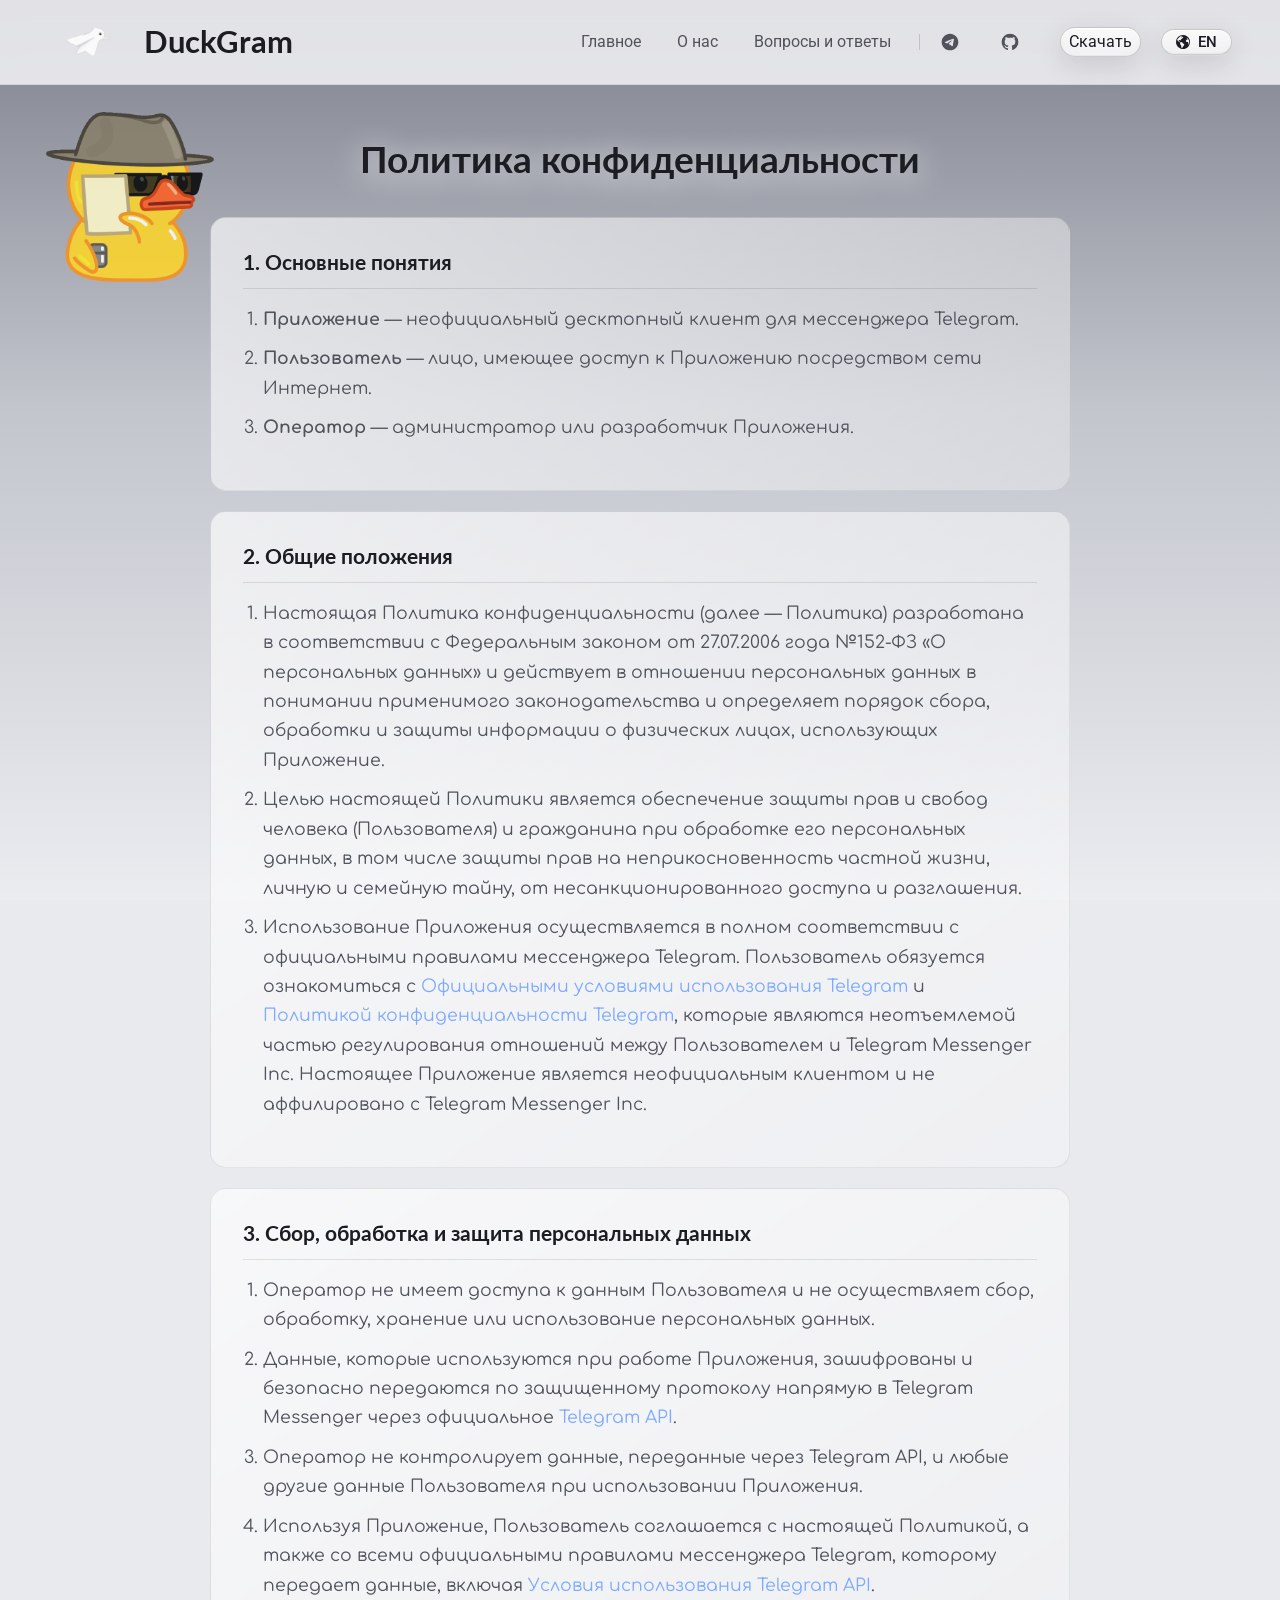
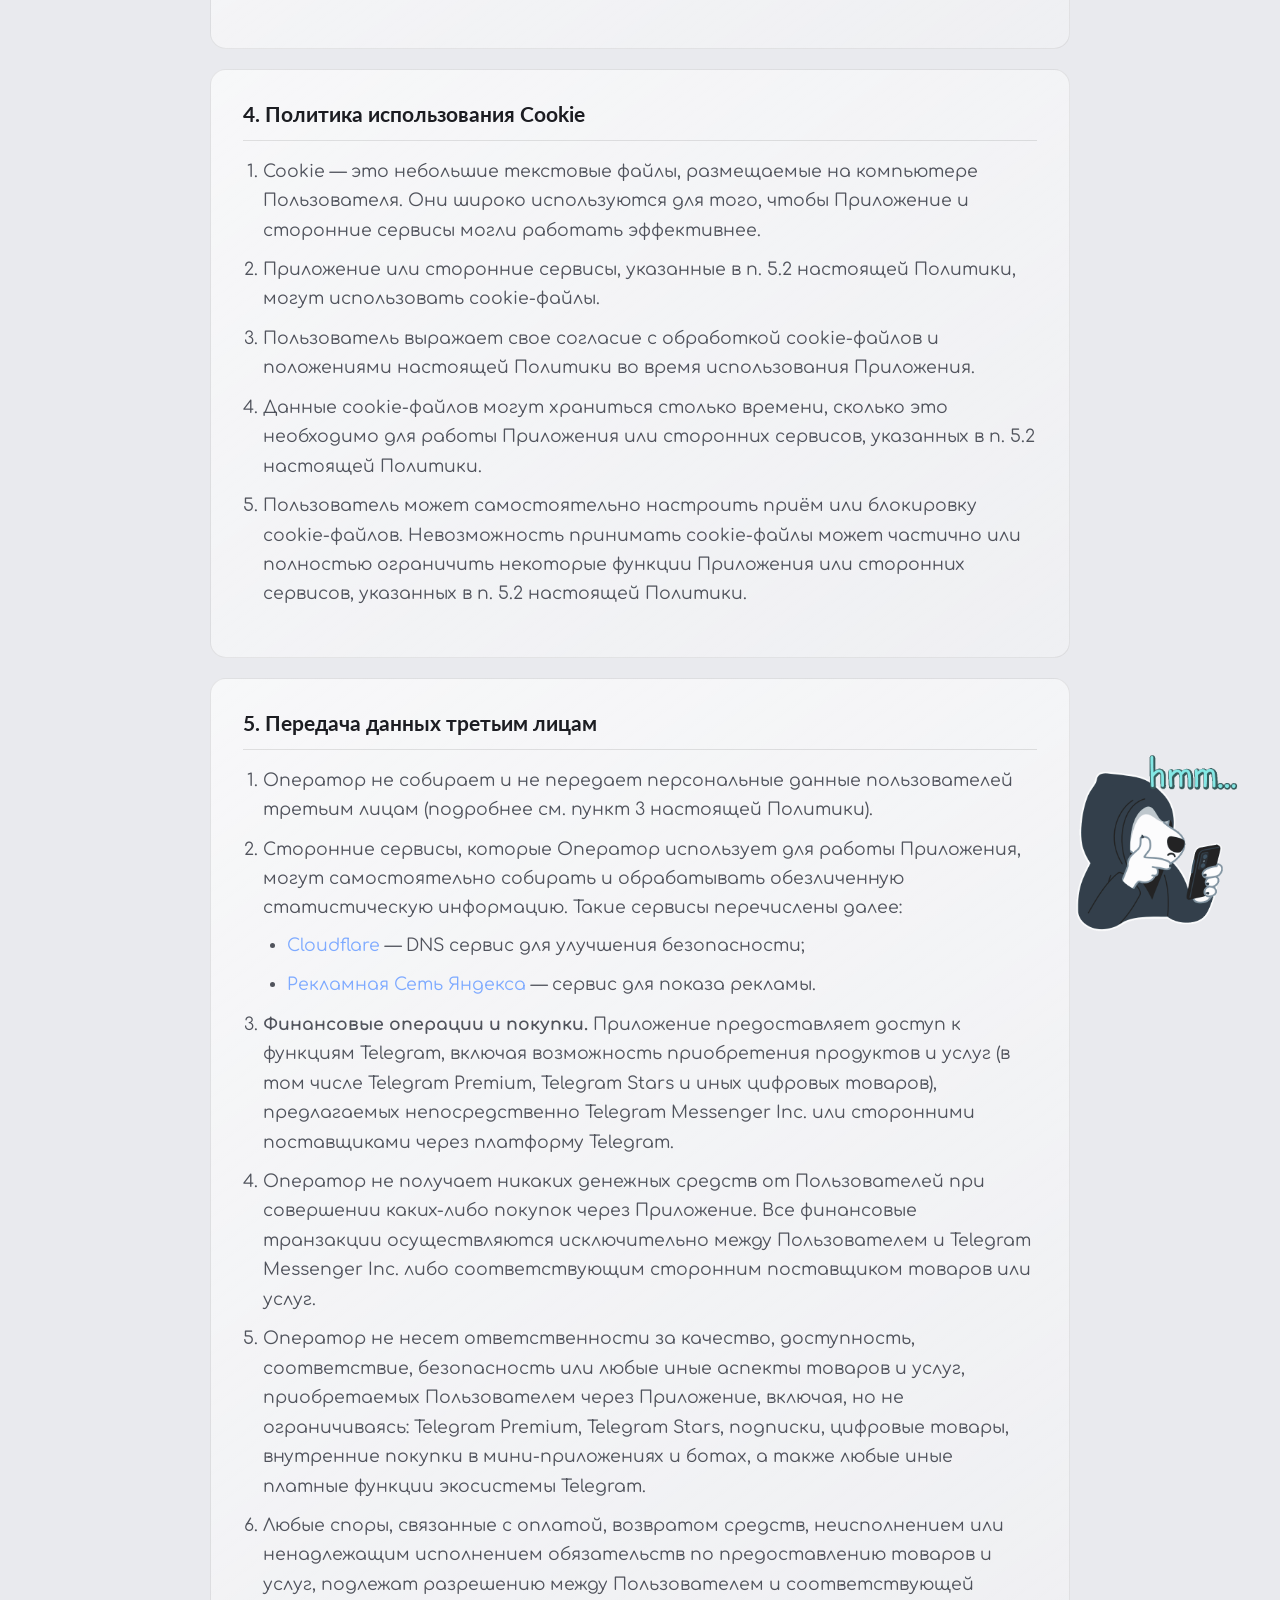
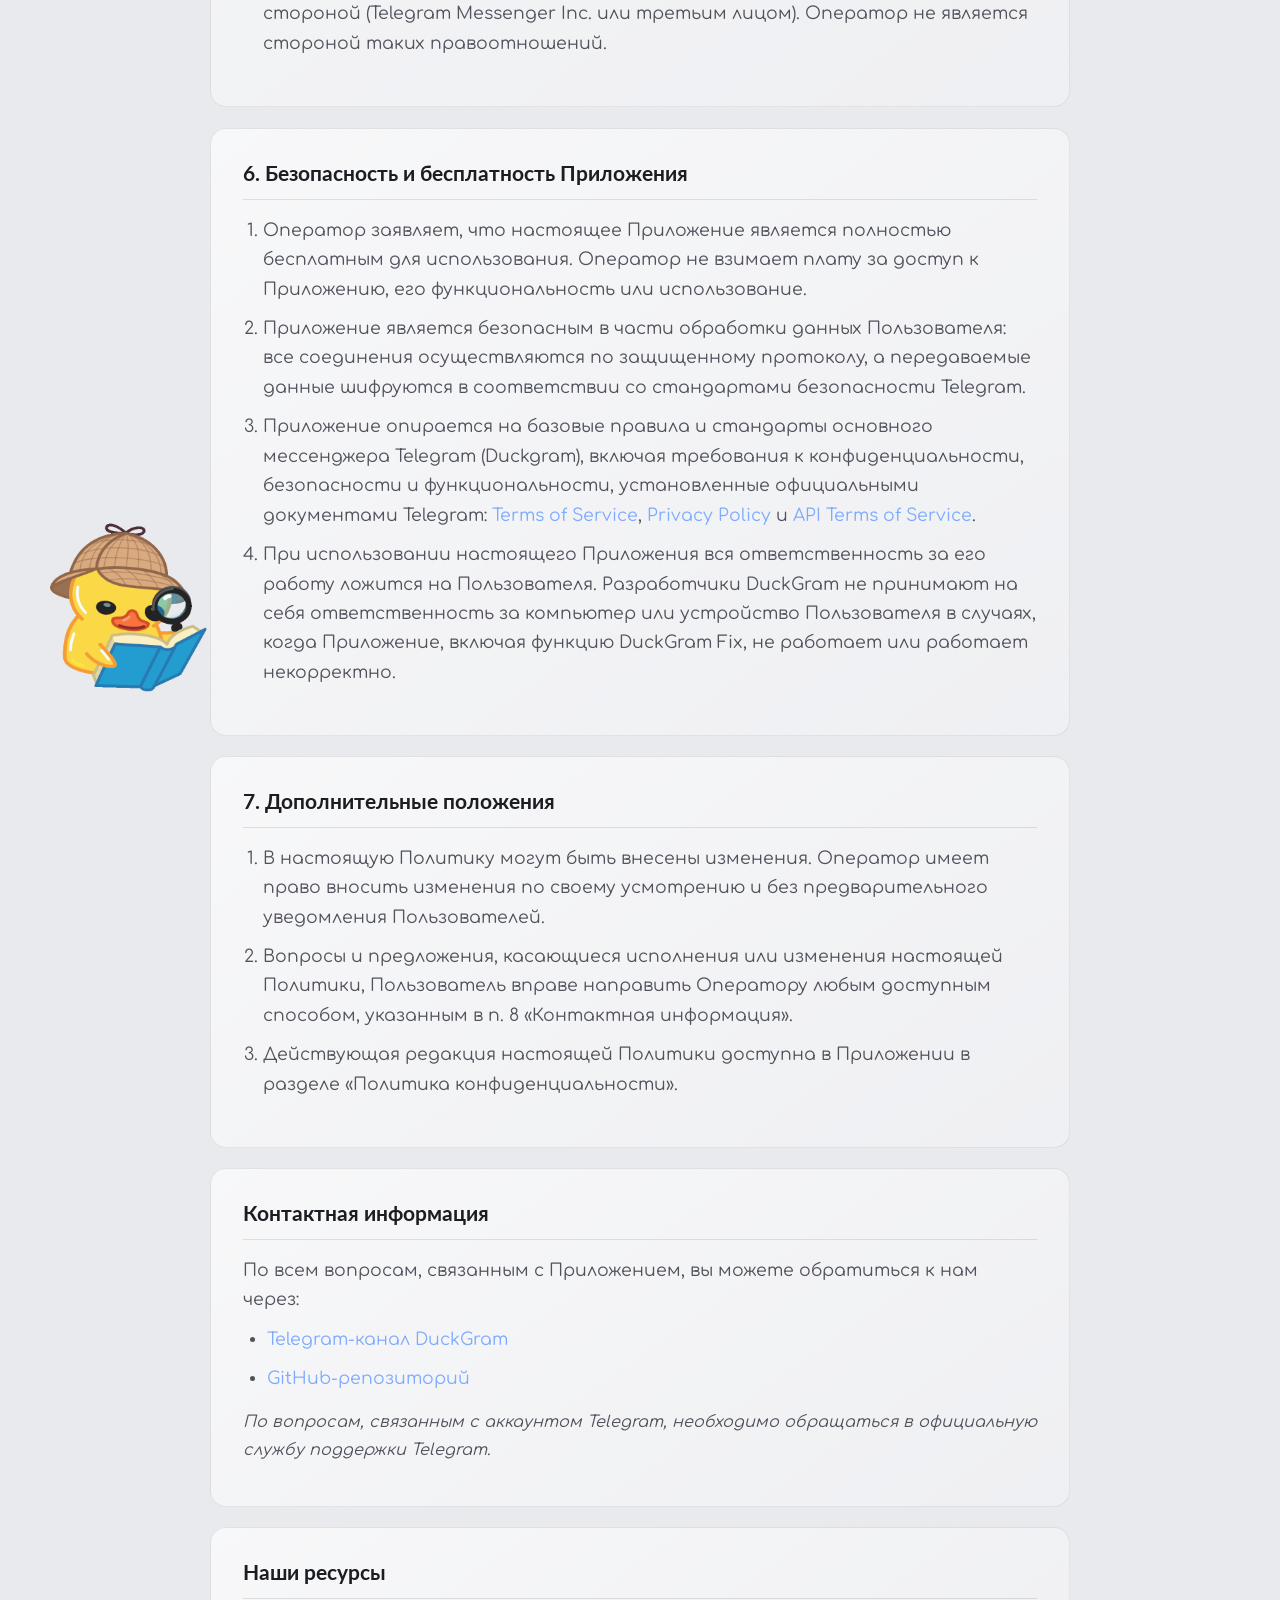
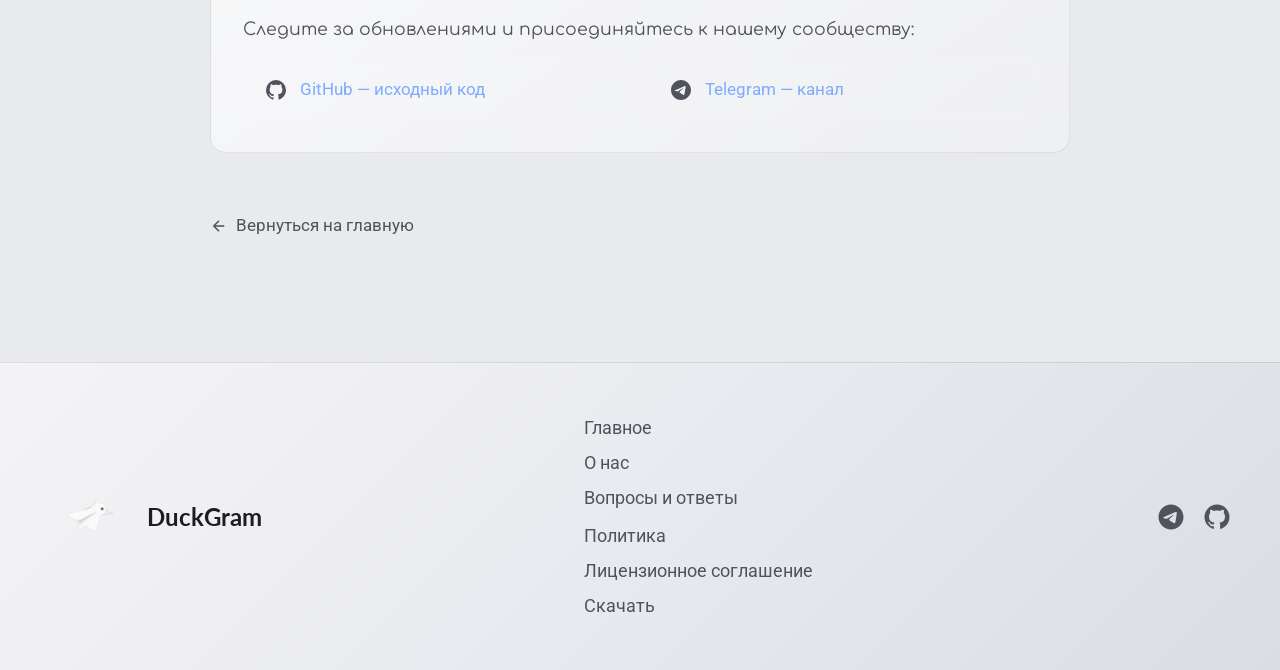
<file: privacy.html>
<!DOCTYPE html>
<html lang="ru">
<head>
    <meta charset="UTF-8">
    <meta name="viewport" content="width=device-width, initial-scale=1.0">
    <title>DuckGram — Политика конфиденциальности</title>

    <link href="https://fonts.googleapis.com/css?family=Google+Sans:400,500|Roboto:300,400,500,700|Source+Code+Pro:400,700&display=swap" rel="stylesheet">
    <link href="https://fonts.googleapis.com/css?family=Comfortaa%3Ai%2Cbi%2C700%2C300%2C400&display=swap" rel="stylesheet">
    <link href="https://fonts.googleapis.com/css?family=Lato%3Ai%2Cbi%2C700%2C400&display=swap" rel="stylesheet">
    <link href="https://fonts.googleapis.com/css?family=Roboto%3Ai%2Cbi%2C700%2C400&display=swap" rel="stylesheet">

        <link href="img/logo1.png" rel="icon" type="image/png">
    <link href="https://cdn.jsdelivr.net/npm/bootstrap@5.3.3/dist/css/bootstrap.min.css" rel="stylesheet">
    <link href="css/style.css" rel="stylesheet">
    <link href="css/theme.css" rel="stylesheet">
</head>
<body>

            <!-- ШАПКА -->
    <header class="site-header">
        <nav class="navbar navbar-expand-lg container nav-wrap">
            <a href="index.html" class="logo"><img src="img/logo.png" alt="DuckGram" class="logo-img"><span class="logo-text">DuckGram</span></a>
            <button class="navbar-toggler dg-burger" type="button" data-bs-toggle="collapse" data-bs-target="#dgNav" aria-controls="dgNav" aria-expanded="false" aria-label="Меню">
                <span class="navbar-toggler-icon"></span>
            </button>
            <div class="collapse navbar-collapse" id="dgNav">
                <ul class="navbar-nav dg-menu">
                    <li class="nav-item"><a href="index.html#home" class="nav-link" data-i18n="nav.home">Главное</a></li>
                    <li class="nav-item"><a href="about.html" class="nav-link" data-i18n="nav.about">О нас</a></li>
                    <li class="nav-item"><a href="faq.html" class="nav-link" data-i18n="nav.faq">Вопросы и ответы</a></li>
                    <li class="nav-item dg-divider-li"><span class="nav-divider"></span></li>
                    <li class="nav-item"><a href="https://t.me/DuckgramforTG" target="_blank" class="social-link" title="Telegram">
                    <svg width="20" height="20" viewBox="0 0 24 24" fill="currentColor"><path d="M12 2C6.48 2 2 6.48 2 12s4.48 10 10 10 10-4.48 10-10S17.52 2 12 2zm4.64 6.8c-.15 1.58-.8 5.42-1.13 7.19-.14.75-.42 1-.68 1.03-.58.05-1.02-.38-1.58-.75-.88-.58-1.38-.94-2.23-1.5-.99-.65-.35-1.01.22-1.59.15-.15 2.71-2.48 2.76-2.69a.2.2 0 00-.05-.18c-.06-.05-.14-.03-.21-.02-.09.02-1.49.95-4.22 2.79-.4.27-.76.41-1.08.4-.36-.01-1.04-.2-1.55-.37-.63-.2-1.12-.31-1.08-.66.02-.18.27-.36.74-.55 2.92-1.27 4.86-2.11 5.83-2.51 2.78-1.16 3.35-1.36 3.73-1.36.08 0 .27.02.39.12.1.08.13.19.14.27-.01.06.01.24 0 .38z"/></svg>
                </li>
                    <li class="nav-item"><a href="https://github.com/Aliev123kirill/Duckgram" target="_blank" class="social-link" title="GitHub">
                    <svg width="20" height="20" viewBox="0 0 24 24" fill="currentColor"><path d="M12 2A10 10 0 002 12c0 4.42 2.87 8.17 6.84 9.5.5.08.66-.23.66-.5v-1.69c-2.77.6-3.36-1.34-3.36-1.34-.46-1.16-1.11-1.47-1.11-1.47-.91-.62.07-.6.07-.6 1 .07 1.53 1.03 1.53 1.03.87 1.52 2.34 1.07 2.91.83.09-.65.35-1.09.63-1.34-2.22-.25-4.55-1.11-4.55-4.92 0-1.11.38-2 1.03-2.71-.1-.25-.45-1.29.1-2.64 0 0 .84-.27 2.75 1.02.79-.22 1.65-.33 2.5-.33.85 0 1.71.11 2.5.33 1.91-1.29 2.75-1.02 2.75-1.02.55 1.35.2 2.39.1 2.64.65.71 1.03 1.6 1.03 2.71 0 3.82-2.34 4.66-4.57 4.91.36.31.69.92.69 1.85V21c0 .27.16.59.67.5C19.14 20.16 22 16.42 22 12A10 10 0 0012 2z"/></svg>
                </li>
                    <li class="nav-item"><a href="download.html" class="nav-link nav-cta" data-i18n="nav.download">Скачать</a></li>
                    <li class="nav-item"><button id="lang-toggle" class="lang-toggle" type="button" aria-label="Switch to English"><svg class="lang-globe" aria-hidden="true" viewBox="0 0 512 512" width="14" height="14" xmlns="http://www.w3.org/2000/svg"><path fill="currentColor" d="M491.874,156.349c-19.451-45.961-51.883-85.014-92.731-112.619C358.303,16.125,308.967-0.008,256.004,0 c-35.306,0-69.024,7.161-99.662,20.118C110.396,39.569,71.335,72.01,43.738,112.849C16.133,153.69-0.008,203.032,0,255.996 c-0.008,35.306,7.161,69.017,20.118,99.655c19.451,45.953,51.891,85.014,92.739,112.611C153.69,495.867,203.032,512,256.004,512 c35.298,0,69.017-7.169,99.647-20.126c45.952-19.452,85.006-51.883,112.611-92.731C495.867,358.302,512,308.968,512,255.996 C512,220.697,504.831,186.979,491.874,156.349z M298.654,344.575c-9.94,14.069-2.064,35.314-13.688,47.509 c-11.702,12.243-17.45,8.4-24.89,25.716c-0.928,2.175-13.64,30.749-17.268,21.682c3.295,8.177,0.254,15.886-9.305,15.878 c-9.488-0.016,1.723,7.915-7.487,10.17c-2.732,0.73-3.033,6.296-1.866,13.456c-6.979-0.984-13.87-2.286-20.634-3.897 c-9.258-29.114-14.386-63.523-14.45-72.598c-0.15-31.432-6.534-19.031-21.944-42.158c-10.456-15.735-19.49-32.694-19.046-51.883 c-0.111,3.454,20.174-48.604,5.51-38.688c-17.816,12.06-21.031-16.72-38.172-19.182c-8.75-1.254-6.201-10.837-16.07-9.273 c-8.876,1.405-19.102-7.757-25.882-12.663c-4.382-3.192-12.608-49.002-19.332-48.89c-9.511,0.055,7.352,31.956,3.882,32.726 c-4.184,0.841-10.639-15.522-15.108-29.614c1.676-4.922,3.525-9.781,5.542-14.537c17.085-40.411,45.667-74.82,81.632-99.114 c12.227-8.265,25.326-15.315,39.094-21.078c0.667-0.033,1.341-0.072,2.008-0.168c12.441-1.468,48.907-15.759,59.101-4.62 c4.287,4.557-55.131,26.12-56.862,35.37c-1.135,6.034,14.648,4.978,16.03,5.073c15.863,0.961-4.628,16.839,5.049,19.57 c14.569,3.906,29.066-62.078,40.237-28.502c4.566,13.632,24.064-10.305,25.446,6.478c1.421,17.507,17.419,21.905-12.433,26.66 c-27.43,4.414-5.438,15.57-23.397,24.961c-16.991,8.892-31.837,13.06-43.833,29.002c-13.434,17.88-14.577,17.316-19.88,39.213 c-2.866,11.869-17.189-8.09-11.615-15.664c-1.946,2.62-18.848-5.661-20.548-1.39c-3.302,8.281-12.203,3.803-19.22,8.781 c-8.884,6.272-17.491,26.509-8.575,36.028c7.098,7.638,31.344-16.37,32.67-8.185c1.016,6.304-8.614,10.734-7.558,16.998 c1.501,9.051,16.332-2.596,16.332,4.43c-0.008,4.526-6.002,29.352,7.074,24.636c7.058-2.541,8.996,2.866,13.449,1.739 c6.09-1.54,9.67-15.8,16.967-14.744c8.638,1.246,21.809,5.208,30.502,7.709c14.196,4.09,13.449,16.07,29.947,18.57 c16.855,2.557,10.202,17.674,8.13,26.12C246.414,313.516,326.76,304.934,298.654,344.575z M392.307,125.934 c0.007,0,14.942,0.167,18.109-0.325c3.168-0.493,3.065-7.948,3.034-9.536c-0.024-1.611-8.575-5.438-6.471-6.47 c2.111-1.032,7.391-2.549,8.955-3.589c0.731-0.484,2.564-2.08,4.541-3.85c6.526,6.962,12.616,14.346,18.229,22.102 c-1.032,0.651-2.096,1.43-2.866,2.208c-2.072,2.104-8.456-0.643-8.456-0.643c-2.779,2.969-5.55,5.962-8.344,8.956 c-1.374,3.184-2.74,6.383-4.121,9.574c0,0-9.519,4.724-13.782,5.224c-4.264,0.492-11.258-3.335-12.362-4.954 C387.71,143.011,392.314,125.917,392.307,125.934z M463.547,343.662c-1.342,3.176-2.779,6.304-4.264,9.401 c-1.492-4.7-2.969-8.876-4.27-11.139c-3.105-5.344-7.257-11.766-1.898-24.723c5.366-12.957-3.002-29.114-7.217-33.44 c-4.216-4.311-4.2-7.558,0.024-14.052c4.223-6.487-1.048-8.654-5.28-8.654c-4.24,0-7.424-7.582-12.735-6.502 c-5.304,1.072-25.589,6.494-33.123,5.406c-7.48-1.072-31.242-23.952-31.29-29.415c0-5.454,1.001-26.112,3.144-29.352 c2.16-3.247,13.918-18.046,18.157-24.493c4.24-6.454,10.592-15.021,15.926-16.054c5.359-1.032,29.765-5.081,37.101-7.129 c7.352-2.057,6.352,1.897,8.519,6.208c1.413,0.191,2.811,0.389,4.216,0.58c0.008,0,5.812,1.144,9.504,3.866 c0.754,0.556,1.564,1.088,2.39,1.62c12.083,27.613,18.784,58.092,18.792,90.207C481.235,287.142,474.932,316.724,463.547,343.662z"/></svg><span id="lang-label" data-i18n="lang.switch">EN</span></button></li>
                    <!-- Кнопка темы #theme-toggle: закомментирована (функционал и дизайн сохранены в js/theme.js и css/theme.css) -->
            <!-- <li class="nav-item"><button id="theme-toggle" class="lang-toggle" type="button" aria-label="Переключить тему" title="Тема">
                        <svg class="lang-globe dg-theme-sun" aria-hidden="true" viewBox="0 0 24 24" width="14" height="14" fill="none" stroke="currentColor" stroke-width="1.8" stroke-linecap="round"><circle cx="12" cy="12" r="4.5"/><path d="M12 2v2.5M12 19.5V22M2 12h2.5M19.5 12H22M4.6 4.6l1.8 1.8M17.6 17.6l1.8 1.8M19.4 4.6l-1.8 1.8M6.4 17.6l-1.8 1.8"/></svg>
                        <svg class="lang-globe dg-theme-moon" aria-hidden="true" viewBox="0 0 24 24" width="14" height="14" fill="currentColor"><path d="M21 12.8A8.5 8.5 0 1 1 11.2 3a6.7 6.7 0 0 0 9.8 9.8z"/></svg>
                    </button></li> -->
                </ul>
            </div>
        </nav>
    </header>

    <div id="bg-animation"></div>

    <main>
        <div class="container">
            <div class="privacy-page">

                <!-- Декоративные стикеры по бокам -->
                <img src="img/AnimatedSticker2.gif" alt="" class="sticker-side sticker-left-top">
                <img src="img/AnimatedSticker3.gif" alt="" class="sticker-side sticker-right-mid">
                <img src="img/AnimatedSticker1.gif" alt="" class="sticker-side sticker-left-bottom">

                <h1 class="block-title centered" data-i18n="privacy.title">Политика конфиденциальности</h1>

                <!-- 1. Основные понятия -->
                <div class="privacy-card">
                    <h3 data-i18n="privacy.section1">1. Основные понятия</h3>
                    <ol>
                        <li data-i18n-html="policy.1.1"><strong>Приложение</strong> — неофициальный десктопный клиент для мессенджера Telegram.</li>
                        <li data-i18n-html="policy.1.2"><strong>Пользователь</strong> — лицо, имеющее доступ к Приложению посредством сети Интернет.</li>
                        <li data-i18n-html="policy.1.3"><strong>Оператор</strong> — администратор или разработчик Приложения.</li>
                    </ol>
                </div>

                <!-- 2. Общие положения -->
                <div class="privacy-card">
                    <h3 data-i18n="privacy.section2">2. Общие положения</h3>
                    <ol>
                        <li data-i18n-html="policy.2.1">Настоящая Политика конфиденциальности (далее — Политика) разработана в соответствии с Федеральным законом от 27.07.2006 года №152-ФЗ «О персональных данных» и действует в отношении персональных данных в понимании применимого законодательства и определяет порядок сбора, обработки и защиты информации о физических лицах, использующих Приложение.</li>
                        <li data-i18n-html="policy.2.2">Целью настоящей Политики является обеспечение защиты прав и свобод человека (Пользователя) и гражданина при обработке его персональных данных, в том числе защиты прав на неприкосновенность частной жизни, личную и семейную тайну, от несанкционированного доступа и разглашения.</li>
                        <li data-i18n-html="policy.2.3">Использование Приложения осуществляется в полном соответствии с официальными правилами мессенджера Telegram. Пользователь обязуется ознакомиться с <a href="https://telegram.org/tos">Официальными условиями использования Telegram</a> и <a href="https://telegram.org/privacy">Политикой конфиденциальности Telegram</a>, которые являются неотъемлемой частью регулирования отношений между Пользователем и Telegram Messenger Inc. Настоящее Приложение является неофициальным клиентом и не аффилировано с Telegram Messenger Inc.</li>
                    </ol>
                </div>

                <!-- 3. Сбор, обработка и защита персональных данных -->
                <div class="privacy-card">
                    <h3 data-i18n="privacy.section3">3. Сбор, обработка и защита персональных данных</h3>
                    <ol>
                        <li data-i18n-html="policy.3.1">Оператор не имеет доступа к данным Пользователя и не осуществляет сбор, обработку, хранение или использование персональных данных.</li>
                        <li data-i18n-html="policy.3.2">Данные, которые используются при работе Приложения, зашифрованы и безопасно передаются по защищенному протоколу напрямую в Telegram Messenger через официальное <a href="https://core.telegram.org/api">Telegram API</a>.</li>
                        <li data-i18n-html="policy.3.3">Оператор не контролирует данные, переданные через Telegram API, и любые другие данные Пользователя при использовании Приложения.</li>
                        <li data-i18n-html="policy.3.4">Используя Приложение, Пользователь соглашается с настоящей Политикой, а также со всеми официальными правилами мессенджера Telegram, которому передает данные, включая <a href="https://core.telegram.org/api/terms">Условия использования Telegram API</a>.</li>
                    </ol>
                </div>

                <!-- 4. Политика использования Cookie -->
                <div class="privacy-card">
                    <h3 data-i18n="privacy.section4">4. Политика использования Cookie</h3>
                    <ol>
                        <li data-i18n-html="policy.4.1">Cookie — это небольшие текстовые файлы, размещаемые на компьютере Пользователя. Они широко используются для того, чтобы Приложение и сторонние сервисы могли работать эффективнее.</li>
                        <li data-i18n-html="policy.4.2">Приложение или сторонние сервисы, указанные в п. 5.2 настоящей Политики, могут использовать cookie-файлы.</li>
                        <li data-i18n-html="policy.4.3">Пользователь выражает свое согласие с обработкой cookie-файлов и положениями настоящей Политики во время использования Приложения.</li>
                        <li data-i18n-html="policy.4.4">Данные cookie-файлов могут храниться столько времени, сколько это необходимо для работы Приложения или сторонних сервисов, указанных в п. 5.2 настоящей Политики.</li>
                        <li data-i18n-html="policy.4.5">Пользователь может самостоятельно настроить приём или блокировку cookie-файлов. Невозможность принимать cookie-файлы может частично или полностью ограничить некоторые функции Приложения или сторонних сервисов, указанных в п. 5.2 настоящей Политики.</li>
                    </ol>
                </div>

                <!-- 5. Передача данных третьим лицам -->
                <div class="privacy-card">
                    <h3 data-i18n="privacy.section5">5. Передача данных третьим лицам</h3>
                    <ol>
                        <li data-i18n-html="policy.5.1">Оператор не собирает и не передает персональные данные пользователей третьим лицам (подробнее см. пункт 3 настоящей Политики).</li>
                        <li data-i18n-html="policy.5.2">Сторонние сервисы, которые Оператор использует для работы Приложения, могут самостоятельно собирать и обрабатывать обезличенную статистическую информацию. Такие сервисы перечислены далее:
                            <ul style="list-style: disc; padding-left: 24px; margin-top: 8px;">
                                <li><a href="https://www.cloudflare.com">Cloudflare</a> — DNS сервис для улучшения безопасности;</li>
                                <li><a href="https://yandex.ru/adv">Рекламная Сеть Яндекса</a> — сервис для показа рекламы.</li>
                            </ul>
                        </li>
                        <li data-i18n-html="policy.5.3"><strong>Финансовые операции и покупки.</strong> Приложение предоставляет доступ к функциям Telegram, включая возможность приобретения продуктов и услуг (в том числе Telegram Premium, Telegram Stars и иных цифровых товаров), предлагаемых непосредственно Telegram Messenger Inc. или сторонними поставщиками через платформу Telegram.</li>
                        <li data-i18n-html="policy.5.4">Оператор не получает никаких денежных средств от Пользователей при совершении каких-либо покупок через Приложение. Все финансовые транзакции осуществляются исключительно между Пользователем и Telegram Messenger Inc. либо соответствующим сторонним поставщиком товаров или услуг.</li>
                        <li data-i18n-html="policy.5.5">Оператор не несет ответственности за качество, доступность, соответствие, безопасность или любые иные аспекты товаров и услуг, приобретаемых Пользователем через Приложение, включая, но не ограничиваясь: Telegram Premium, Telegram Stars, подписки, цифровые товары, внутренние покупки в мини-приложениях и ботах, а также любые иные платные функции экосистемы Telegram.</li>
                        <li data-i18n-html="policy.5.6">Любые споры, связанные с оплатой, возвратом средств, неисполнением или ненадлежащим исполнением обязательств по предоставлению товаров и услуг, подлежат разрешению между Пользователем и соответствующей стороной (Telegram Messenger Inc. или третьим лицом). Оператор не является стороной таких правоотношений.</li>
                    </ol>
                </div>

                <!-- 6. Безопасность и бесплатность Приложения -->
                <div class="privacy-card">
                    <h3 data-i18n="privacy.section6">6. Безопасность и бесплатность Приложения</h3>
                    <ol>
                        <li data-i18n-html="policy.6.1">Оператор заявляет, что настоящее Приложение является полностью бесплатным для использования. Оператор не взимает плату за доступ к Приложению, его функциональность или использование.</li>
                        <li data-i18n-html="policy.6.2">Приложение является безопасным в части обработки данных Пользователя: все соединения осуществляются по защищенному протоколу, а передаваемые данные шифруются в соответствии со стандартами безопасности Telegram.</li>
                        <li data-i18n-html="policy.6.3">Приложение опирается на базовые правила и стандарты основного мессенджера Telegram (Duckgram), включая требования к конфиденциальности, безопасности и функциональности, установленные официальными документами Telegram: <a href="https://telegram.org/tos">Terms of Service</a>, <a href="https://telegram.org/privacy">Privacy Policy</a> и <a href="https://core.telegram.org/api/terms">API Terms of Service</a>.</li>
                        <li data-i18n-html="policy.6.4">При использовании настоящего Приложения вся ответственность за его работу ложится на Пользователя. Разработчики DuckGram не принимают на себя ответственность за компьютер или устройство Пользователя в случаях, когда Приложение, включая функцию DuckGram Fix, не работает или работает некорректно.</li>
                    </ol>
                </div>

                <!-- 7. Дополнительные положения -->
                <div class="privacy-card">
                    <h3 data-i18n="privacy.section7">7. Дополнительные положения</h3>
                    <ol>
                        <li data-i18n-html="policy.7.1">В настоящую Политику могут быть внесены изменения. Оператор имеет право вносить изменения по своему усмотрению и без предварительного уведомления Пользователей.</li>
                        <li data-i18n-html="policy.7.2">Вопросы и предложения, касающиеся исполнения или изменения настоящей Политики, Пользователь вправе направить Оператору любым доступным способом, указанным в п. 8 «Контактная информация».</li>
                        <li data-i18n-html="policy.7.3">Действующая редакция настоящей Политики доступна в Приложении в разделе «Политика конфиденциальности».</li>
                    </ol>
                </div>

                <!-- Контактная информация -->
                <div class="privacy-card">
                    <h3 data-i18n="privacy.section8">Контактная информация</h3>
                    <p data-i18n="privacy.contact.intro">По всем вопросам, связанным с Приложением, вы можете обратиться к нам через:</p>
                    <ul style="list-style: disc; padding-left: 24px; margin-top: 8px;">
                        <li data-i18n-html="policy.contact.tg"><a href="https://t.me/DuckgramforTG" target="_blank">Telegram-канал DuckGram</a></li>
                        <li data-i18n-html="policy.contact.gh"><a href="https://github.com/Aliev123kirill/Duckgram" target="_blank">GitHub-репозиторий</a></li>
                    </ul>
                    <p style="margin-top: 12px; font-size: 12pt;"><em data-i18n="privacy.contact.other">По вопросам, связанным с аккаунтом Telegram, необходимо обращаться в официальную службу поддержки Telegram.</em></p>
                </div>

                <!-- Наши ресурсы -->
                <div class="privacy-card">
                    <h3 data-i18n="privacy.resources.title">Наши ресурсы</h3>
                    <p data-i18n="privacy.resources.intro">Следите за обновлениями и присоединяйтесь к нашему сообществу:</p>
                    <div class="resources-grid">
                        <a href="https://github.com/Aliev123kirill/Duckgram" target="_blank" class="resource-link">
                            <svg width="24" height="24" viewBox="0 0 24 24" fill="currentColor"><path d="M12 2A10 10 0 002 12c0 4.42 2.87 8.17 6.84 9.5.5.08.66-.23.66-.5v-1.69c-2.77.6-3.36-1.34-3.36-1.34-.46-1.16-1.11-1.47-1.11-1.47-.91-.62.07-.6.07-.6 1 .07 1.53 1.03 1.53 1.03.87 1.52 2.34 1.07 2.91.83.09-.65.35-1.09.63-1.34-2.22-.25-4.55-1.11-4.55-4.92 0-1.11.38-2 1.03-2.71-.1-.25-.45-1.29.1-2.64 0 0 .84-.27 2.75 1.02.79-.22 1.65-.33 2.5-.33.85 0 1.71.11 2.5.33 1.91-1.29 2.75-1.02 2.75-1.02.55 1.35.2 2.39.1 2.64.65.71 1.03 1.6 1.03 2.71 0 3.82-2.34 4.66-4.57 4.91.36.31.69.92.69 1.85V21c0 .27.16.59.67.5C19.14 20.16 22 16.42 22 12A10 10 0 0012 2z"/></svg>
                            <span class="resource-label" data-i18n="privacy.resources.github">GitHub — исходный код</span>
                        </a>
                        <a href="https://t.me/DuckgramforTG" target="_blank" class="resource-link">
                            <svg width="24" height="24" viewBox="0 0 24 24" fill="currentColor"><path d="M12 2C6.48 2 2 6.48 2 12s4.48 10 10 10 10-4.48 10-10S17.52 2 12 2zm4.64 6.8c-.15 1.58-.8 5.42-1.13 7.19-.14.75-.42 1-.68 1.03-.58.05-1.02-.38-1.58-.75-.88-.58-1.38-.94-2.23-1.5-.99-.65-.35-1.01.22-1.59.15-.15 2.71-2.48 2.76-2.69a.2.2 0 00-.05-.18c-.06-.05-.14-.03-.21-.02-.09.02-1.49.95-4.22 2.79-.4.27-.76.41-1.08.4-.36-.01-1.04-.2-1.55-.37-.63-.2-1.12-.31-1.08-.66.02-.18.27-.36.74-.55 2.92-1.27 4.86-2.11 5.83-2.51 2.78-1.16 3.35-1.36 3.73-1.36.08 0 .27.02.39.12.1.08.13.19.14.27-.01.06.01.24 0 .38z"/></svg>
                            <span class="resource-label" data-i18n="privacy.resources.telegram">Telegram — канал</span>
                        </a>
                    </div>
                </div>

                <a href="index.html" class="back-link">
                    <svg width="18" height="18" viewBox="0 0 24 24" fill="none" stroke="currentColor" stroke-width="2"><path d="M19 12H5M12 19l-7-7 7-7"/></svg>
                    <span data-i18n="back.home">Вернуться на главную</span>
                </a>

            </div>
        </div>
    </main>

    <footer class="site-footer">
        <div class="container">
            <div class="footer-inner">
                <a href="index.html" class="footer-logo"><img src="img/logo.png" alt="DuckGram" class="footer-logo-img"><span class="footer-logo-text">DuckGram</span></a>
                <nav class="footer-nav row g-0 justify-content-center">
                    <div class="footer-nav-col col-6">
                        <a href="index.html#home" data-i18n="nav.home">Главное</a>
                        <a href="about.html" data-i18n="nav.about">О нас</a>
                        <a href="faq.html" data-i18n="nav.faq">Вопросы и ответы</a>
                    </div>
                    <div class="footer-nav-col col-6">
                        <a href="privacy.html" data-i18n="nav.privacy">Политика</a>
                        <a href="license.html" data-i18n="nav.license">Лицензионное соглашение</a>
                        <a href="download.html" data-i18n="nav.download">Скачать</a>
                    </div>
                </nav>
                <div class="footer-social">
                    <a href="https://t.me/DuckgramforTG" target="_blank" class="social-link" title="Telegram">
                        <svg width="20" height="20" viewBox="0 0 24 24" fill="currentColor"><path d="M12 2C6.48 2 2 6.48 2 12s4.48 10 10 10 10-4.48 10-10S17.52 2 12 2zm4.64 6.8c-.15 1.58-.8 5.42-1.13 7.19-.14.75-.42 1-.68 1.03-.58.05-1.02-.38-1.58-.75-.88-.58-1.38-.94-2.23-1.5-.99-.65-.35-1.01.22-1.59.15-.15 2.71-2.48 2.76-2.69a.2.2 0 00-.05-.18c-.06-.05-.14-.03-.21-.02-.09.02-1.49.95-4.22 2.79-.4.27-.76.41-1.08.4-.36-.01-1.04-.2-1.55-.37-.63-.2-1.12-.31-1.08-.66.02-.18.27-.36.74-.55 2.92-1.27 4.86-2.11 5.83-2.51 2.78-1.16 3.35-1.36 3.73-1.36.08 0 .27.02.39.12.1.08.13.19.14.27-.01.06.01.24 0 .38z"/></svg>
                    </a>
                    <a href="https://github.com/Aliev123kirill/Duckgram" target="_blank" class="social-link" title="GitHub">
                        <svg width="20" height="20" viewBox="0 0 24 24" fill="currentColor"><path d="M12 2A10 10 0 002 12c0 4.42 2.87 8.17 6.84 9.5.5.08.66-.23.66-.5v-1.69c-2.77.6-3.36-1.34-3.36-1.34-.46-1.16-1.11-1.47-1.11-1.47-.91-.62.07-.6.07-.6 1 .07 1.53 1.03 1.53 1.03.87 1.52 2.34 1.07 2.91.83.09-.65.35-1.09.63-1.34-2.22-.25-4.55-1.11-4.55-4.92 0-1.11.38-2 1.03-2.71-.1-.25-.45-1.29.1-2.64 0 0 .84-.27 2.75 1.02.79-.22 1.65-.33 2.5-.33.85 0 1.71.11 2.5.33 1.91-1.29 2.75-1.02 2.75-1.02.55 1.35.2 2.39.1 2.64.65.71 1.03 1.6 1.03 2.71 0 3.82-2.34 4.66-4.57 4.91.36.31.69.92.69 1.85V21c0 .27.16.59.67.5C19.14 20.16 22 16.42 22 12A10 10 0 0012 2z"/></svg>
                    </a>
                </div>
            </div>
     
        </div>
    </footer>

    <script src="js/i18n.js"></script>
    <script src="js/theme.js"></script>
    <script src="js/script.js"></script>
    <script src="js/visitor.js"></script>
    <script src="js/notfound.js"></script>
    <script src="https://cdn.jsdelivr.net/npm/bootstrap@5.3.3/dist/js/bootstrap.bundle.min.js"></script>
</body>
</html>
</file>
<file: css/style.css>
/* ============================================================
   DUCKGRAM — стили
   Чёрно-серая тема с градиентами и фоновой анимацией
   ============================================================ */

/* ----- БАЗОВЫЕ СБРОСЫ И ПЕРЕМЕННЫЕ ----- */
:root {
    --color-bg-dark: #1c1c1c;
    --color-bg-light: #1e2328;
    --color-bg-mid: #222831;
    --color-text-light: #f9f9f9;
    --color-text-muted: #a6adb8;
    --font-main: 'Roboto', sans-serif;
    --font-heading: 'Lato', sans-serif;
    --font-special: 'Comfortaa', Arial, sans-serif;

    --gradient-dark: linear-gradient(135deg, #1c1c1c 0%, #24282e 50%, #1e2328 100%);
    --gradient-card: linear-gradient(145deg, rgba(255,255,255,0.04) 0%, rgba(255,255,255,0.01) 100%);
    --gradient-overlay: linear-gradient(180deg, rgba(28,28,28,0) 0%, rgba(28,28,28,0.85) 100%);
}

/* Светлая тема вынесена в отдельный файл: css/theme.css */

* {
    margin: 0;
    padding: 0;
    box-sizing: border-box;
}

html {
    scroll-behavior: smooth;
}

/* ----- СТИЛИЗОВАННЫЙ СКРОЛЛБАР ----- */
::-webkit-scrollbar {
    width: 12px;
    height: 12px;
}

::-webkit-scrollbar-track {
    background: var(--color-bg-dark);
    border-left: 1px solid rgba(255, 255, 255, 0.06);
}

::-webkit-scrollbar-thumb {
    background: linear-gradient(180deg, #3a4452 0%, #2a2f38 100%);
    border-radius: 10px;
    border: 3px solid var(--color-bg-dark);
}

::-webkit-scrollbar-thumb:hover {
    background: linear-gradient(180deg, #4a5566 0%, #3a4452 100%);
}

::-webkit-scrollbar-corner {
    background: var(--color-bg-dark);
}

html {
    scrollbar-width: thin;
    scrollbar-color: #3a4452 var(--color-bg-dark);
}

body {
    font-family: var(--font-main);
    background-color: #16161a;
    background-image:
        linear-gradient(180deg, #16161a 0%, #2f3139 42%, #5a5e69 72%, #8f939e 100%),
        radial-gradient(circle at 20% 20%, rgba(150,160,180,0.10) 0%, transparent 45%),
        radial-gradient(circle at 80% 80%, rgba(170,180,200,0.10) 0%, transparent 50%);
    background-attachment: fixed;
    color: var(--color-text-light);
    line-height: 1.5;
    font-size: 12pt;
    overflow-x: hidden;
    position: relative;
}

::selection {
    background: rgba(249, 249, 249, 0.92);
    color: var(--color-bg-dark);
}

::-moz-selection {
    background: rgba(249, 249, 249, 0.92);
    color: var(--color-bg-dark);
}

/* ----- ФОНОВАЯ АНИМАЦИЯ (плавающие частицы) ----- */
#bg-animation {
    position: fixed;
    top: 0;
    left: 0;
    width: 100%;
    height: 100%;
    z-index: 0;
    pointer-events: none;
    overflow: hidden;
}

.particle {
    position: absolute;
    bottom: -20px;
    background: radial-gradient(circle, rgba(255,255,255,0.6), rgba(255,255,255,0));
    opacity: 0;
    animation: floatUp linear infinite;
}

@keyframes floatUp {
    0% {
        transform: translateY(0) translateX(0);
        opacity: 0;
    }
    10% {
        opacity: 0.7;
    }
    90% {
        opacity: 0.5;
    }
    100% {
        transform: translateY(-110vh) translateX(var(--drift, 40px));
        opacity: 0;
    }
}

.container {
    max-width: 1280px;
    margin: 0 auto;
    padding: 0 48px;
    position: relative;
    z-index: 1;
}

/* ----- ШАПКА / НАВИГАЦИЯ ----- */
.site-header {
    position: sticky;
    top: 0;
    z-index: 50;
    background: rgba(28, 28, 28, 0.85);
    backdrop-filter: blur(10px);
    border-bottom: 1px solid rgba(255, 255, 255, 0.08);
}

.nav-wrap {
    display: flex;
    align-items: center;
    justify-content: space-between;
    padding-top: 14px;
    padding-bottom: 14px;
}

.logo {
    display: inline-flex;
    align-items: center;
    gap: 12px;
    text-decoration: none;
}

.logo-text {
    font-family: var(--font-heading);
    font-weight: 700;
    font-size: 23pt;
    line-height: 1;
    white-space: nowrap;
    color: var(--color-text-light);
}

.logo-img {
    height: 56px;
    width: auto;
    object-fit: contain;
    flex-shrink: 0;
}

.nav-menu {
    display: flex;
    align-items: center;
    gap: 20px;
}

.nav-link {
    font-family: var(--font-main);
    font-size: 12pt;
    color: var(--color-text-muted);
    text-decoration: none;
    transition: color 0.2s;
}

.nav-link:hover {
    color: var(--color-text-light);
}

.nav-cta {
    color: var(--color-text-light);
    border: 1px solid rgba(255, 255, 255, 0.30);
    padding: 6px 18px;
    border-radius: 999px;
    background: linear-gradient(180deg, rgba(255, 255, 255, 0.20), rgba(255, 255, 255, 0.07));
    backdrop-filter: blur(18px) saturate(160%);
    -webkit-backdrop-filter: blur(18px) saturate(160%);
    box-shadow: 0 8px 28px rgba(0, 0, 0, 0.32), inset 0 1px 1px rgba(255, 255, 255, 0.35), inset 0 -1px 1px rgba(255, 255, 255, 0.06);
    text-shadow: 0 1px 1px rgba(0, 0, 0, 0.15);
    transition: background 0.2s, color 0.2s;
}

.nav-cta:hover {
    background: linear-gradient(180deg, rgba(255, 255, 255, 0.32), rgba(255, 255, 255, 0.14));
    border-color: rgba(255, 255, 255, 0.50);
}

.nav-divider {
    display: inline-block;
    width: 1px;
    height: 16px;
    background: rgba(255, 255, 255, 0.15);
}

.social-link {
    display: inline-flex;
    align-items: center;
    color: var(--color-text-muted);
    transition: color 0.2s;
}

.social-link:hover {
    color: var(--color-text-light);
}

/* ----- БУРГЕР-МЕНЮ (Bootstrap navbar) ----- */
.navbar.nav-wrap {
    flex-wrap: nowrap;
    align-items: center;
    justify-content: space-between;
    padding-top: 14px;
    padding-bottom: 14px;
}

.navbar-nav.dg-menu {
    display: flex;
    align-items: center;
    gap: 20px;
    margin-left: auto;
}

.navbar-nav.dg-menu .nav-link {
    display: inline-flex;
    align-items: center;
}

.navbar-nav.dg-menu .nav-item {
    line-height: 1;
    display: flex;
    align-items: center;
}

.dg-burger {
    display: inline-flex;
    align-items: center;
    justify-content: center;
    width: 44px;
    height: 44px;
    padding: 0;
    margin-left: 12px;
    border-radius: 999px;
    background: linear-gradient(180deg, rgba(255, 255, 255, 0.20), rgba(255, 255, 255, 0.07));
    border: 1px solid rgba(255, 255, 255, 0.30);
    backdrop-filter: blur(18px) saturate(160%);
    -webkit-backdrop-filter: blur(18px) saturate(160%);
    box-shadow: 0 8px 28px rgba(0, 0, 0, 0.32), inset 0 1px 1px rgba(255, 255, 255, 0.35), inset 0 -1px 1px rgba(255, 255, 255, 0.06);
}

.dg-burger:focus {
    outline: none;
    box-shadow: 0 8px 28px rgba(0, 0, 0, 0.32), inset 0 1px 1px rgba(255, 255, 255, 0.35), inset 0 -1px 1px rgba(255, 255, 255, 0.06), 0 0 0 3px rgba(255, 255, 255, 0.18);
}

.dg-burger .navbar-toggler-icon {
    width: 20px;
    height: 20px;
    background-image: url("data:image/svg+xml,%3csvg xmlns='http://www.w3.org/2000/svg' viewBox='0 0 30 30'%3e%3cpath stroke='rgba(249,249,249,0.9)' stroke-linecap='round' stroke-miterlimit='10' stroke-width='2.5' d='M4 7h22M4 15h22M4 23h22'/%3e%3c/svg%3e");
}

@media (min-width: 992px) {
    .navbar-expand-lg .dg-burger {
        display: none;
    }
}

@media (max-width: 991.98px) {
    .navbar-expand-lg .dg-burger {
        display: inline-flex;
    }

    .navbar-nav.dg-menu {
        align-items: flex-start;
        gap: 14px;
        margin: 10px 0 6px;
        width: 100%;
    }

    .navbar-nav.dg-menu .nav-item {
        line-height: 1.4;
    }

    .navbar-nav.dg-menu .dg-divider-li {
        display: none;
    }

    .navbar-nav.dg-menu .nav-cta {
        margin-top: 4px;
    }
}

@media (max-width: 576px) {
    .logo-img {
        height: 52px;
    }

    .logo-text {
        font-size: 22pt;
    }
}

/* ----- ПЕРЕКЛЮЧАТЕЛЬ ЯЗЫКА (RU / EN) ----- */
.lang-toggle {
    display: inline-flex;
    align-items: center;
    gap: 8px;
    padding: 5px 14px;
    font-family: var(--font-main);
    font-size: 11pt;
    font-weight: 500;
    color: var(--color-text-light);
    background: linear-gradient(180deg, rgba(255, 255, 255, 0.20), rgba(255, 255, 255, 0.07));
    border: 1px solid rgba(255, 255, 255, 0.30);
    border-radius: 999px;
    backdrop-filter: blur(18px) saturate(160%);
    -webkit-backdrop-filter: blur(18px) saturate(160%);
    box-shadow: 0 8px 28px rgba(0, 0, 0, 0.32), inset 0 1px 1px rgba(255, 255, 255, 0.35), inset 0 -1px 1px rgba(255, 255, 255, 0.06);
    text-shadow: 0 1px 1px rgba(0, 0, 0, 0.15);
    cursor: pointer;
    text-decoration: none;
    transition: background 0.2s, color 0.2s, border-color 0.2s;
}

.lang-toggle:hover {
    background: linear-gradient(180deg, rgba(255, 255, 255, 0.32), rgba(255, 255, 255, 0.14));
    border-color: rgba(255, 255, 255, 0.50);
}

.lang-toggle:hover {
    color: var(--color-text-light);
    border-color: var(--color-text-light);
}

.lang-toggle .lang-globe {
    display: inline-block;
    width: 14px;
    height: 14px;
    flex-shrink: 0;
}

/* ----- ПОДВАЛ ----- */
.site-footer {
    margin-top: 40px;
    border-top: 1px solid rgba(255, 255, 255, 0.08);
    background: rgba(28, 28, 28, 0.85);
}

.footer-inner {
    display: flex;
    align-items: center;
    justify-content: space-between;
    gap: 24px;
    padding-top: 28px;
    padding-bottom: 28px;
    flex-wrap: wrap;
}

.footer-logo {
    display: inline-flex;
    align-items: center;
    gap: 12px;
    text-decoration: none;
}

.footer-logo-img {
    height: 58px;
    width: auto;
    object-fit: contain;
}

.footer-logo-text {
    font-family: var(--font-heading);
    font-weight: 700;
    font-size: 18pt;
    line-height: 1;
    color: var(--color-text-light);
}

.footer-nav {
    flex: 0 1 500px;
    min-width: 260px;
    align-items: stretch;
    column-gap: 48px;
    row-gap: 12px;
}

.footer-nav .footer-nav-col {
    display: flex;
    flex-direction: column;
    gap: 10px;
    min-width: 0;
}

.footer-nav a {
    font-family: var(--font-main);
    font-size: 13.5pt;
    line-height: 1.4;
    color: var(--color-text-muted);
    text-decoration: none;
    transition: color 0.2s;
}

.footer-nav a:hover {
    color: var(--color-text-light);
}

.footer-social {
    display: flex;
    align-items: center;
    gap: 16px;
}

.footer-social .social-link svg {
    width: 30px;
    height: 30px;
}

/* ----- Счётчик посетителей в подвале ----- */
.footer-visitor {
    position: relative;
    display: flex;
    align-items: center;
    justify-content: center;
    gap: 12px;
    margin-top: -6px;
    padding: 18px 16px 30px;
    font-family: var(--font-main);
}

.footer-visitor::before {
    content: "";
    position: absolute;
    top: 0;
    left: 50%;
    transform: translateX(-50%);
    width: 220px;
    height: 1px;
    background: linear-gradient(90deg, transparent, rgba(255, 255, 255, 0.22), transparent);
}

.visitor-dot {
    width: 10px;
    height: 10px;
    border-radius: 50%;
    background: #43e97b;
    flex-shrink: 0;
    animation: visitor-pulse 2.2s ease-out infinite;
}

.visitor-label {
    font-size: 13.5pt;
    line-height: 1;
    color: var(--color-text-muted);
    letter-spacing: 0.02em;
}

.visitor-num {
    min-width: 5.5ch;
    font-family: var(--font-special);
    font-size: 15pt;
    font-weight: 700;
    line-height: 1;
    font-variant-numeric: tabular-nums;
    background: linear-gradient(90deg, #4776e6 0%, #8e54e9 100%);
    -webkit-background-clip: text;
    background-clip: text;
    -webkit-text-fill-color: transparent;
    color: transparent;
}

.visitor-num.visitor-loaded {
    transition: text-shadow 0.3s;
}

[data-theme="light"] .footer-visitor::before {
    background: linear-gradient(90deg, transparent, rgba(28, 29, 34, 0.18), transparent);
}

@keyframes visitor-pulse {
    0% {
        box-shadow: 0 0 0 0 rgba(67, 233, 123, 0.55);
    }
    70% {
        box-shadow: 0 0 0 10px rgba(67, 233, 123, 0);
    }
    100% {
        box-shadow: 0 0 0 0 rgba(67, 233, 123, 0);
    }
}

/* ----- ПРИМЕЧАНИЕ НА СТРАНИЦЕ ЗАГРУЗКИ ----- */
.dl-note {
    flex-grow: 0 !important;
    font-size: 10.5pt !important;
    font-style: italic;
    opacity: 0.85;
    border-top: 1px dashed rgba(255, 255, 255, 0.15);
    padding-top: 12px;
    margin-bottom: 20px !important;
}

/* ----- ГЕРО-СЕКЦИЯ ----- */
.hero-section {
    position: relative;
    height: 160px;
    overflow: hidden;
}

.hero-bg {
    position: absolute;
    inset: 0;
    background-size: cover;
    background-position: center left;
    opacity: 0.8;
}

.hero-content {
    position: relative;
    z-index: 1;
    height: 100%;
    display: flex;
    align-items: center;
    justify-content: center;
}

/* ----- ОБЩИЕ БЛОКИ КОНТЕНТА ----- */
.content-block {
    padding: 56px 0;
}

.content-block.dark {
    background: linear-gradient(180deg, rgba(14, 14, 16, 0.40) 0%, rgba(14, 14, 16, 0.06) 100%);
    text-align: center;
}

.content-block.dark .block-text {
    max-width: 860px;
    margin-left: auto;
    margin-right: auto;
}

.content-block.light {
    background: linear-gradient(180deg, rgba(255, 255, 255, 0.02) 0%, rgba(255, 255, 255, 0) 70%);
}

.block-title {
    font-family: var(--font-heading);
    font-weight: 700;
    font-size: 34pt;
    line-height: 1.38;
    margin-bottom: 20px;
    color: var(--color-text-light);
    text-shadow: 0 4px 30px rgba(255,255,255,0.1);
}

.block-title.centered {
    text-align: center;
}

.block-subtitle {
    font-family: var(--font-heading);
    font-weight: 700;
    font-size: 18pt;
    line-height: 1.5;
    margin: 18px 0 14px;
    color: var(--color-text-light);
}

.block-text {
    font-family: var(--font-special);
    font-weight: 300;
    font-size: 14pt;
    margin-bottom: 12px;
    color: var(--color-text-light);
}

.block-text.bold {
    font-weight: 700;
}

/* ----- ДВУХКОЛОНОЧНЫЙ ЛЕЙАУТ ----- */
.two-column {
    display: grid;
    grid-template-columns: 1fr 1fr;
    gap: 40px;
    align-items: center;
}

.col-image {
    display: flex;
    justify-content: center;
}

.col-text {
    display: flex;
    flex-direction: column;
    gap: 8px;
}

.responsive-img {
    width: 100%;
    height: auto;
    border-radius: 12px;
    background: #333; /* fallback */
    min-height: 100px;
    box-shadow: 0 20px 50px rgba(0,0,0,0.5);
    transition: transform 0.4s ease, box-shadow 0.4s ease;
}

.responsive-img:hover {
    transform: translateY(-4px);
    box-shadow: 0 30px 60px rgba(0,0,0,0.6);
}

/* заглушка, если картинка не загрузилась */
.img-placeholder {
    display: flex;
    align-items: center;
    justify-content: center;
    background: linear-gradient(135deg, #2a2f36, #1e2328);
    color: #999;
    font-size: 16px;
    padding: 40px;
    border-radius: 12px;
    min-height: 200px;
    text-align: center;
}

/* ----- СЕТКА ДОСТИЖЕНИЙ ----- */
.achievement-grid {
    display: grid;
    grid-template-columns: repeat(4, 1fr);
    gap: 24px;
    margin-top: 20px;
}

.achievement-item {
    display: flex;
    flex-direction: column;
    gap: 12px;
    background: var(--gradient-card);
    border: 1px solid rgba(255,255,255,0.06);
    border-radius: 16px;
    padding: 16px;
    transition: transform 0.4s ease, border-color 0.4s ease, box-shadow 0.4s ease;
}

.achievement-item:hover {
    transform: translateY(-6px);
    border-color: rgba(255,255,255,0.18);
    box-shadow: 0 20px 50px rgba(0,0,0,0.5);
}

.achievement-btn {
    text-align: center;
    margin: 8px 0 0;
    margin-top: auto;
}

.btn {
    display: inline-block;
    background: linear-gradient(180deg, rgba(255, 255, 255, 0.20), rgba(255, 255, 255, 0.07));
    color: var(--color-text-light);
    border: 1px solid rgba(255, 255, 255, 0.30);
    padding: 8px 24px;
    border-radius: 999px;
    backdrop-filter: blur(18px) saturate(160%);
    -webkit-backdrop-filter: blur(18px) saturate(160%);
    box-shadow: 0 8px 28px rgba(0, 0, 0, 0.32), inset 0 1px 1px rgba(255, 255, 255, 0.35), inset 0 -1px 1px rgba(255, 255, 255, 0.06);
    text-shadow: 0 1px 1px rgba(0, 0, 0, 0.15);
    font-size: 12pt;
    font-family: var(--font-main);
    transition: background 0.2s, color 0.2s, box-shadow 0.2s;
    text-decoration: none;
}

.btn:hover {
    background: linear-gradient(180deg, rgba(255, 255, 255, 0.32), rgba(255, 255, 255, 0.14));
    border-color: rgba(255, 255, 255, 0.50);
    box-shadow: 0 8px 30px rgba(249, 249, 249, 0.22), inset 0 1px 1px rgba(255, 255, 255, 0.45), inset 0 -1px 1px rgba(255, 255, 255, 0.08);
}

.achievement-list {
    list-style: square;
    padding-left: 20px;
}

.achievement-list li {
    font-size: 12pt;
    font-family: var(--font-main);
    color: var(--color-text-light);
    margin-bottom: 4px;
}

/* Аккордеон-переключатель карточек «Наши особенности» */
.achievement-toggle {
    display: inline-flex;
    align-items: center;
    justify-content: center;
    gap: 8px;
    width: 100%;
    margin-top: 4px;
    padding: 10px 12px;
    background: linear-gradient(180deg, rgba(255, 255, 255, 0.20), rgba(255, 255, 255, 0.07));
    border: 1px solid rgba(255, 255, 255, 0.30);
    border-radius: 999px;
    backdrop-filter: blur(18px) saturate(160%);
    -webkit-backdrop-filter: blur(18px) saturate(160%);
    box-shadow: 0 8px 28px rgba(0, 0, 0, 0.32), inset 0 1px 1px rgba(255, 255, 255, 0.35), inset 0 -1px 1px rgba(255, 255, 255, 0.06);
    text-shadow: 0 1px 1px rgba(0, 0, 0, 0.15);
    color: var(--color-text-light);
    font-family: var(--font-main);
    font-size: 11.5pt;
    cursor: pointer;
    transition: background 0.2s, border-color 0.2s;
}

.achievement-toggle:hover {
    background: linear-gradient(180deg, rgba(255, 255, 255, 0.32), rgba(255, 255, 255, 0.14));
    border-color: rgba(255, 255, 255, 0.50);
}

.achievement-toggle:hover {
    background: rgba(255, 255, 255, 0.09);
    border-color: rgba(255, 255, 255, 0.22);
}

.achievement-toggle .toggle-caret {
    display: inline-block;
    transition: transform 0.3s ease;
}

.achievement-item.open .achievement-toggle .toggle-caret {
    transform: rotate(180deg);
}

.accordion-body {
    overflow: hidden;
    max-height: 0;
    opacity: 0;
    transition: max-height 0.4s ease, opacity 0.4s ease, margin 0.4s ease;
}

.accordion-body.open {
    max-height: 500px;
    opacity: 1;
    margin-top: 10px;
}

.achievement-list.accordion-body {
    list-style: square;
    padding-left: 20px;
}

/* Мини-плашка о бесплатности внутри карточки */
.feature-note {
    margin-top: 12px;
    padding: 12px 14px;
    border-radius: 12px;
    background: linear-gradient(135deg, #4a0e1f 0%, #7d1d33 50%, #5a1224 100%);
    border: 1px solid rgba(255, 130, 150, 0.35);
    color: #ffffff;
    font-family: var(--font-main);
    font-size: 11.5pt;
    line-height: 1.5;
}

.feature-note strong {
    color: #ffffff;
    font-weight: 700;
}

.feature-note p {
    margin: 0;
}

.feature-note .fn-note {
    font-size: 10pt;
    line-height: 1.5;
    opacity: 0.85;
    font-style: italic;
    margin-top: 8px;
}

.feature-note.accordion-body {
    margin-top: 0;
}

.feature-note.accordion-body.open {
    margin-top: 12px;
}

/* Текст описания особенности в карточке */
.feature-text {
    font-family: var(--font-main);
    font-size: 12pt;
    color: var(--color-text-muted);
    line-height: 1.6;
    text-align: left;
}

.feature-text.accordion-body {
    margin-bottom: 0;
}

.feature-text.accordion-body.open {
    margin: 10px 0;
}

/* ----- ТРИ КОЛОНКИ (гифки по краям текста) ----- */
.three-column {
    display: grid;
    grid-template-columns: 1fr 1.4fr 1fr;
    gap: 40px;
    align-items: center;
}

.col-gif-right {
    justify-content: center;
}

/* Гифки — без тени, как единое целое с сайтом */
.gif-blend {
    width: auto;
    max-width: 100%;
    max-height: 280px;
    object-fit: contain;
    background: transparent;
    border-radius: 12px;
    box-shadow: none !important;
}

.gif-blend:hover {
    transform: none;
    box-shadow: none !important;
}

/* ----- СТРАНИЦА ПОЛИТИКИ ----- */
.privacy-page {
    max-width: 860px;
    margin: 0 auto;
    padding: 48px 0 80px;
    position: relative;
}

/* Декоративные стикеры по бокам */
.sticker-side {
    position: absolute;
    width: 180px;
    height: auto;
    object-fit: contain;
    z-index: 0;
    pointer-events: none;
    opacity: 0.85;
}

.sticker-left-top {
    left: -170px;
    top: 20px;
}

.sticker-right-mid {
    right: -170px;
    top: 45%;
}

.sticker-left-bottom {
    left: -170px;
    top: 72%;
}

.sticker-right-low {
    right: -170px;
    top: 66%;
}

/* Загрузка: ровное симметричное расположение гифок с лёгким парением */
.privacy-page.download-page .sticker-side {
    width: 200px;
    opacity: 1;
    animation: dg-float 6s ease-in-out infinite;
}

.privacy-page.download-page .sticker-left-top {
    top: 24%;
}

.privacy-page.download-page .sticker-right-mid {
    right: -170px;
    top: 24%;
    animation-delay: -3s;
}

.privacy-page.download-page .sticker-left-bottom {
    left: -170px;
    top: 70%;
    animation-delay: -1.5s;
}

.privacy-page.download-page .sticker-right-low {
    right: -170px;
    top: 70%;
    animation-delay: -4.5s;
}

@keyframes dg-float {
    0%, 100% {
        transform: translateY(0);
    }
    50% {
        transform: translateY(-10px);
    }
}

.privacy-page .block-title {
    font-size: 28pt;
    margin-bottom: 32px;
    text-align: center;
}

.privacy-card {
    background: var(--gradient-card);
    border: 1px solid rgba(255, 255, 255, 0.06);
    border-radius: 16px;
    padding: 32px;
    margin-bottom: 20px;
}

.privacy-card h3 {
    font-family: var(--font-heading);
    font-weight: 700;
    font-size: 16pt;
    color: var(--color-text-light);
    margin-bottom: 16px;
    padding-bottom: 12px;
    border-bottom: 1px solid rgba(255, 255, 255, 0.08);
}

.privacy-card p,
.privacy-card li {
    font-family: var(--font-special);
    font-size: 13pt;
    color: var(--color-text-muted);
    line-height: 1.7;
    margin-bottom: 10px;
}

.privacy-card a {
    color: #7eaaff;
    text-decoration: none;
    transition: color 0.2s;
}

.privacy-card a:hover {
    color: #a9c8ff;
    text-decoration: underline;
}

.privacy-card ol {
    padding-left: 20px;
}

.privacy-card ol li {
    margin-bottom: 10px;
}

.privacy-card ol li::marker {
    color: var(--color-text-muted);
}

/* ----- СТРАНИЦА «DuckGram Fix» (однородный текст, без карточек) ----- */
.fix-article {
    max-width: 780px;
    margin: 0 auto;
    text-align: left;
}

.fix-article h3 {
    font-family: var(--font-heading);
    font-weight: 700;
    font-size: 16.5pt;
    color: var(--color-text-light);
    margin: 36px 0 12px;
}

.fix-article p {
    font-family: var(--font-special);
    font-size: 13pt;
    color: var(--color-text-muted);
    line-height: 1.75;
    margin-bottom: 14px;
}

.fix-article .fix-actions {
    margin: 6px 0 0;
}

.download-sub {
    max-width: 680px;
    margin: 0 auto 30px;
    text-align: center;
    font-family: var(--font-special);
    font-size: 13pt;
    color: var(--color-text-muted);
    line-height: 1.7;
}

.download-grid {
    display: grid;
    grid-template-columns: repeat(auto-fit, minmax(300px, 1fr));
    gap: 24px;
    max-width: 1120px;
    margin: 0 auto 34px;
}

.dl-card {
    background: var(--gradient-card);
    border: 1px solid rgba(255, 255, 255, 0.06);
    border-radius: 16px;
    padding: 26px 22px 28px;
    text-align: center;
    display: flex;
    flex-direction: column;
    align-items: center;
}

.dl-icon {
    width: 76px;
    height: 76px;
    margin: 0 auto 16px;
    border: 2px dashed rgba(255, 255, 255, 0.28);
    border-radius: 14px;
    display: flex;
    align-items: center;
    justify-content: center;
    color: var(--color-text-muted);
}

.dl-icon svg {
    opacity: 0.85;
}

.dl-card h3 {
    font-family: var(--font-heading);
    font-weight: 700;
    font-size: 15.5pt;
    color: var(--color-text-light);
    margin-bottom: 10px;
}

.dl-card p {
    font-family: var(--font-special);
    font-size: 12pt;
    color: var(--color-text-muted);
    line-height: 1.7;
    margin-bottom: 20px;
    flex-grow: 1;
}

.dl-card .btn {
    align-self: center;
}

.fix-shot {
    float: right;
    width: 320px;
    margin: 6px 0 18px 26px;
    border-radius: 16px;
    overflow: hidden;
    box-shadow: 0 12px 35px rgba(0, 0, 0, 0.35);
}

.fix-shot img {
    display: block;
    width: 100%;
    height: auto;
    cursor: zoom-in;
}

.fix-shot-hint {
    display: block;
    margin-top: 10px;
    font-family: var(--font-main);
    font-size: 10.5pt;
    color: var(--color-text-muted);
    text-align: center;
    cursor: zoom-in;
    opacity: 0.8;
}

/* ----- ЛАЙТБОКС (увеличение изображений) ----- */
.lightbox {
    position: fixed;
    top: 0;
    left: 0;
    right: 0;
    bottom: 0;
    z-index: 9999;
    display: none;
    align-items: center;
    justify-content: center;
    background: rgba(10, 10, 10, 0.88);
    backdrop-filter: blur(4px);
    padding: 24px;
}

.lightbox.open {
    display: flex;
}

.lightbox img {
    max-width: 100%;
    max-height: 92vh;
    border-radius: 10px;
    box-shadow: 0 20px 60px rgba(0, 0, 0, 0.6);
}

.lightbox-close {
    position: absolute;
    top: 16px;
    right: 22px;
    width: 44px;
    height: 44px;
    border: 1px solid rgba(255, 255, 255, 0.3);
    border-radius: 50%;
    background: rgba(28, 28, 28, 0.7);
    color: var(--color-text-light);
    font-size: 24pt;
    line-height: 1;
    cursor: pointer;
    transition: background 0.2s, color 0.2s;
}

.lightbox-close:hover {
    background: var(--color-text-light);
    color: var(--color-bg-dark);
}

@media (max-width: 768px) {
    .fix-shot {
        float: none;
        width: 100%;
        margin: 0 0 18px;
    }
}

.resources-grid {
    display: grid;
    grid-template-columns: repeat(2, 1fr);
    gap: 16px;
    margin-top: 16px;
}

.resource-link {
    display: flex;
    align-items: center;
    gap: 12px;
    background: rgba(255, 255, 255, 0.04);
    border: 1px solid rgba(255, 255, 255, 0.08);
    border-radius: 12px;
    padding: 16px 20px;
    color: var(--color-text-light);
    text-decoration: none;
    transition: background 0.2s, border-color 0.2s;
}

.resource-link:hover {
    background: rgba(255, 255, 255, 0.08);
    border-color: rgba(255, 255, 255, 0.15);
}

.resource-link svg {
    flex-shrink: 0;
    color: var(--color-text-muted);
}

.resource-link .resource-label {
    font-size: 13pt;
    font-family: var(--font-main);
}

.back-link {
    display: inline-flex;
    align-items: center;
    gap: 8px;
    margin-top: 40px;
    font-family: var(--font-main);
    font-size: 13pt;
    color: var(--color-text-muted);
    text-decoration: none;
    transition: color 0.2s;
}

.back-link:hover {
    color: var(--color-text-light);
}

/* ----- ПЛАШКА-ПРЕДУПРЕЖДЕНИЕ (красно-бордовая) ----- */
.funding-banner {
    position: relative;
    display: flex;
    align-items: flex-start;
    gap: 18px;
    margin-bottom: 28px;
    padding: 22px 26px;
    border-radius: 18px;
    background: linear-gradient(135deg, #4a0e1f 0%, #7d1d33 50%, #5a1224 100%);
    border: 1px solid rgba(255, 130, 150, 0.35);
    color: #ffffff;
    box-shadow: 0 0 28px rgba(190, 40, 70, 0.28);
    animation: fundingGlow 2.4s ease-in-out infinite;
}

@keyframes fundingGlow {
    0%, 100% { box-shadow: 0 0 18px rgba(190, 40, 70, 0.22); }
    50% { box-shadow: 0 0 36px rgba(220, 60, 90, 0.45); }
}

.funding-banner .fb-icon {
    flex-shrink: 0;
    display: inline-flex;
    align-items: center;
    justify-content: center;
    width: 44px;
    height: 44px;
    border-radius: 50%;
    background: rgba(255, 255, 255, 0.12);
    color: #ffc4cf;
}

.funding-banner .fb-body {
    flex: 1;
    min-width: 0;
}

.funding-banner .fb-note {
    font-family: var(--font-main);
    font-size: 11pt;
    line-height: 1.5;
    font-style: italic;
    color: rgba(255, 255, 255, 0.75);
    margin: 10px 0 0;
}

.funding-banner .fb-title {
    display: block;
    font-family: var(--font-heading);
    font-weight: 700;
    font-size: 16pt;
    letter-spacing: 0.3px;
    color: #ffffff;
    text-transform: uppercase;
    margin-bottom: 8px;
}

.funding-banner .fb-text {
    font-family: var(--font-main);
    font-size: 13pt;
    line-height: 1.65;
    color: rgba(255, 255, 255, 0.95);
}

.funding-banner strong {
    color: #ffffff;
    font-weight: 700;
}

@media (max-width: 768px) {
    .funding-banner {
        flex-direction: column;
        gap: 10px;
    }
}

/* ----- СТРАНИЦА «О НАС» ----- */
/* Стикеры разработчиков: слева сверху (я), справа чуть ниже (друг) */
.sticker-dev-left {
    left: -170px;
    top: 60px;
}

.sticker-dev-right {
    right: -170px;
    top: 22%;
}

.about-timer-card {
    position: relative;
    background: var(--gradient-card);
    border: 1px solid rgba(255, 255, 255, 0.10);
    border-radius: 20px;
    padding: 36px 32px 40px;
    margin-top: 8px;
    margin-bottom: 20px;
    text-align: center;
    overflow: hidden;
}

.about-timer-card::before {
    content: '';
    position: absolute;
    inset: 0;
    background: radial-gradient(circle at 50% 0%, rgba(126, 170, 255, 0.10) 0%, transparent 55%);
    pointer-events: none;
}

.about-timer-head {
    position: relative;
    display: inline-flex;
    align-items: center;
    gap: 10px;
    font-family: var(--font-heading);
    font-weight: 700;
    font-size: 18pt;
    color: var(--color-text-light);
    margin-bottom: 24px;
}

.live-dot {
    width: 12px;
    height: 12px;
    border-radius: 50%;
    background: #3ecf8e;
    box-shadow: 0 0 0 0 rgba(62, 207, 142, 0.6);
    animation: livePulse 1.6s infinite;
}

@keyframes livePulse {
    0%   { box-shadow: 0 0 0 0 rgba(62, 207, 142, 0.55); }
    70%  { box-shadow: 0 0 0 12px rgba(62, 207, 142, 0); }
    100% { box-shadow: 0 0 0 0 rgba(62, 207, 142, 0); }
}

.about-timer {
    position: relative;
    display: flex;
    align-items: flex-start;
    justify-content: center;
    flex-wrap: wrap;
    gap: 12px;
}

.timer-unit {
    display: flex;
    flex-direction: column;
    align-items: center;
    min-width: 76px;
    padding: 14px 10px;
    background: rgba(255, 255, 255, 0.04);
    border: 1px solid rgba(255, 255, 255, 0.08);
    border-radius: 14px;
}

.timer-num {
    font-family: 'Source Code Pro', monospace;
    font-size: 34pt;
    font-weight: 700;
    line-height: 1.1;
    color: var(--color-text-light);
    font-variant-numeric: tabular-nums;
}

.timer-label {
    margin-top: 6px;
    font-family: var(--font-main);
    font-size: 11pt;
    color: var(--color-text-muted);
}

.timer-sep {
    align-self: center;
    font-family: 'Source Code Pro', monospace;
    font-size: 28pt;
    font-weight: 700;
    color: rgba(255, 255, 255, 0.25);
    padding: 0 2px;
    transform: translateY(-14px);
}

.about-timer-sub {
    position: relative;
    margin-top: 20px;
    font-family: var(--font-main);
    font-size: 12pt;
    color: var(--color-text-muted);
}

/* ----- СТРАНИЦА FAQ ----- */
.faq-item {
    background: var(--gradient-card);
    border: 1px solid rgba(255, 255, 255, 0.06);
    border-radius: 16px;
    margin-bottom: 16px;
    overflow: hidden;
}

.faq-q {
    display: flex;
    align-items: center;
    justify-content: space-between;
    gap: 12px;
    width: 100%;
    font-family: var(--font-heading);
    font-weight: 700;
    font-size: 15pt;
    color: var(--color-text-light);
    padding: 24px 28px;
    background: transparent;
    border: none;
    text-align: left;
    cursor: pointer;
    transition: color 0.2s;
}

.faq-q:hover {
    color: #ffffff;
}

.faq-q::after {
    content: '▾';
    flex-shrink: 0;
    display: inline-flex;
    align-items: center;
    justify-content: center;
    width: 28px;
    height: 28px;
    border: 1px solid rgba(255, 255, 255, 0.18);
    border-radius: 50%;
    color: var(--color-text-muted);
    font-size: 12pt;
    line-height: 1;
    transition: transform 0.3s ease, color 0.2s, border-color 0.2s;
}

.faq-item.open .faq-q::after {
    transform: rotate(180deg);
    color: var(--color-text-light);
    border-color: var(--color-text-light);
}

.faq-a {
    font-family: var(--font-special);
    font-size: 13pt;
    color: var(--color-text-muted);
    line-height: 1.7;
    max-height: 0;
    opacity: 0;
    overflow: hidden;
    padding: 0 28px;
    transition: max-height 0.4s ease, opacity 0.4s ease, padding 0.4s ease;
}

.faq-item.open .faq-a {
    max-height: 400px;
    opacity: 1;
    padding: 0 28px 24px;
}


/* ////////////////////////////// */

/* ////////////////////////////// */
/* ----- ФУТЕР ----- */
footer {
    background: var(--gradient-dark) !important;
    background-color: #1c1c1c;
    padding: 24px 0;
}

/* ----- АДАПТИВНОСТЬ ----- */
@media (max-width: 1100px) {
    .sticker-side {
        display: none;
    }
}

@media (max-width: 1024px) {
    .achievement-grid {
        grid-template-columns: repeat(2, 1fr);
    }
}

@media (max-width: 768px) {
    .container {
        padding: 0 20px;
    }
    .two-column,
    .three-column {
        grid-template-columns: 1fr;
        gap: 24px;
    }
    .nav-wrap {
        flex-direction: column;
        gap: 12px;
    }
    .nav-menu {
        gap: 14px;
        flex-wrap: wrap;
        justify-content: center;
    }
    .nav-divider {
        display: none;
    }
    .achievement-grid {
        grid-template-columns: 1fr 1fr;
    }
    .block-title {
        font-size: 25pt;
    }
    .resources-grid {
        grid-template-columns: 1fr;
    }
    .privacy-card {
        padding: 24px;
    }
}

@media (max-width: 480px) {
    .achievement-grid {
        grid-template-columns: 1fr;
    }
    .hero-section {
        height: 120px;
    }
    .block-title {
        font-size: 22pt;
    }
    .block-subtitle {
        font-size: 17pt;
    }
    .block-text {
        font-size: 13pt;
    }
}

/* ----- СВЕТЛАЯ ТЕМА: переопределения вынесены в css/theme.css ----- */

/* ----- ПЛАВНОЕ ПОЯВЛЕНИЕ БЛОКОВ ПРИ ПРОКРУТКЕ ----- */
.reveal {
    opacity: 0;
    transform: translateY(28px);
    transition: opacity 0.7s ease, transform 0.7s ease;
    will-change: opacity, transform;
}

.reveal.visible {
    opacity: 1;
    transform: translateY(0);
}

@media (prefers-reduced-motion: reduce) {
    .reveal {
        opacity: 1;
        transform: none;
        transition: none;
        will-change: auto;
    }
}

/* Заглушка страницы "Архивные версии" */
.archive-placeholder {
    text-align: center;
    padding: 44px 28px;
}

.archive-placeholder .dl-icon {
    margin: 0 auto 18px;
    width: 64px;
    height: 64px;
    display: flex;
    align-items: center;
    justify-content: center;
}

.archive-placeholder-text {
    margin: 0 auto;
    max-width: 480px;
    font-size: 14pt;
    line-height: 1.6;
}

/* Заголовок "Скачать" + бейдж ОС */
.dl-title {
    display: flex;
    align-items: center;
    justify-content: center;
    flex-wrap: wrap;
    gap: 14px;
}

.dl-os-badge {
    font-family: var(--font-main);
    font-size: 13pt;
    font-weight: 600;
    letter-spacing: 0.2px;
    padding: 7px 18px;
    border-radius: 999px;
    border: 1px solid rgba(255, 255, 255, 0.22);
    background: linear-gradient(135deg, rgba(46, 120, 235, 0.92), rgba(30, 85, 185, 0.92));
    color: #ffffff;
    box-shadow: 0 8px 24px rgba(0, 0, 0, 0.35), inset 0 1px 1px rgba(255, 255, 255, 0.35);
    text-shadow: 0 1px 2px rgba(0, 0, 0, 0.4);
    white-space: nowrap;
}

@media (max-width: 575.98px) {
    .footer-nav {
        min-width: 100%;
        column-gap: 24px;
    }

    .footer-nav a {
        font-size: 12.5pt;
    }

    .dl-os-badge {
        font-size: 12pt;
        padding: 5px 14px;
    }
}

/* Подзаголовок страницы лицензионного соглашения */
.license-subtitle {
    text-align: center;
    color: var(--color-text-muted);
    font-family: var(--font-main);
    font-size: 15pt;
    margin: -16px 0 32px;
}

/* Переключение языка лицензионного соглашения */
.license-en { display: none; }
[lang="en"] .license-ru { display: none; }
[lang="en"] .license-en { display: block; }
</file>
<file: css/theme.css>
/* ============================================================
   DUCKGRAM — СВЕТЛАЯ ТЕМА и переключатель темы
   Отдельное подключение: css/theme.css
   Кнопка #theme-toggle закомментирована в HTML, но функционал
   (js/theme.js) и дизайн (этот файл) полностью сохранены.
   ============================================================ */

/* ----- СВЕТЛАЯ ТЕМА: ПЕРЕМЕННЫЕ ----- */
[data-theme="light"] {
    --color-bg-dark: #f4f4f6;
    --color-bg-light: #ededf1;
    --color-bg-mid: #e1e2e8;
    --color-text-light: #1c1d22;
    --color-text-muted: #50535c;

    --gradient-dark: linear-gradient(135deg, #f4f4f6 0%, #e9eaef 50%, #dcdde4 100%);
    --gradient-card: linear-gradient(145deg, rgba(255,255,255,0.65) 0%, rgba(255,255,255,0.28) 100%);
    --gradient-overlay: linear-gradient(180deg, rgba(244,244,246,0) 0%, rgba(244,244,246,0.85) 100%);
}

/* ----- СВЕТЛАЯ ТЕМА: ФОН СТРАНИЦЫ ----- */
[data-theme="light"] body {
    background-color: #e9eaee;
    background-image:
        linear-gradient(180deg, #7d808c 0%, #c3c5cd 45%, #ebecf0 100%),
        radial-gradient(circle at 20% 20%, rgba(120,125,140,0.18) 0%, transparent 45%),
        radial-gradient(circle at 80% 80%, rgba(150,155,170,0.16) 0%, transparent 50%);
}

/* ----- ИКОНКА КНОПКИ ТЕМЫ: солнце (тёмная тема) / луна (светлая) ----- */
.dg-theme-sun {
    display: block;
}

.dg-theme-moon {
    display: none;
}

[data-theme="light"] .dg-theme-sun {
    display: none;
}

[data-theme="light"] .dg-theme-moon {
    display: block;
}

/* ----- СВЕТЛАЯ ТЕМА: ПЕРЕОПРЕДЕЛЕНИЯ ПОВЕРХНОСТЕЙ ----- */
[data-theme="light"] .site-header {
    background: rgba(244, 244, 246, 0.85);
    border-bottom: 1px solid rgba(0, 0, 0, 0.08);
}

[data-theme="light"] .site-header .nav-divider {
    background: rgba(0, 0, 0, 0.15);
}

[data-theme="light"] .content-block.dark {
    background: linear-gradient(180deg, rgba(220,221,228,0.55) 0%, rgba(244,244,246,0.10) 100%);
}

[data-theme="light"] .content-block.light {
    background: linear-gradient(180deg, rgba(255,255,255,0.30) 0%, rgba(255,255,255,0) 70%);
}

[data-theme="light"] .block-title {
    text-shadow: 0 4px 30px rgba(255, 255, 255, 0.9);
}

[data-theme="light"] .btn,
[data-theme="light"] .nav-cta,
[data-theme="light"] .lang-toggle,
[data-theme="light"] .dg-burger,
[data-theme="light"] .achievement-toggle {
    color: #1c1d22;
    border-color: rgba(0, 0, 0, 0.18);
    background: linear-gradient(180deg, rgba(255,255,255,0.75), rgba(255,255,255,0.35));
    box-shadow: 0 8px 28px rgba(0,0,0,0.12), inset 0 1px 1px rgba(255,255,255,0.9), inset 0 -1px 1px rgba(0,0,0,0.04);
    text-shadow: none;
}

[data-theme="light"] .btn:hover,
[data-theme="light"] .nav-cta:hover,
[data-theme="light"] .lang-toggle:hover,
[data-theme="light"] .dg-burger:hover,
[data-theme="light"] .achievement-toggle:hover {
    color: #1c1d22;
    border-color: rgba(0, 0, 0, 0.35);
    background: linear-gradient(180deg, rgba(255,255,255,0.92), rgba(255,255,255,0.55));
    box-shadow: 0 8px 30px rgba(0,0,0,0.15), inset 0 1px 1px rgba(255,255,255,0.95), inset 0 -1px 1px rgba(0,0,0,0.05);
}

[data-theme="light"] .dg-burger .navbar-toggler-icon {
    background-image: url("data:image/svg+xml,%3csvg xmlns='http://www.w3.org/2000/svg' viewBox='0 0 30 30'%3e%3cpath stroke='rgba(28,29,34,0.85)' stroke-linecap='round' stroke-miterlimit='10' stroke-width='2.5' d='M4 7h22M4 15h22M4 23h22'/%3e%3c/svg%3e");
}

[data-theme="light"] .achievement-item,
[data-theme="light"] .privacy-card,
[data-theme="light"] .faq-item,
[data-theme="light"] .dl-card {
    background: var(--gradient-card);
    border-color: rgba(0, 0, 0, 0.08);
}

[data-theme="light"] .achievement-item:hover {
    border-color: rgba(0, 0, 0, 0.20);
    box-shadow: 0 20px 50px rgba(0, 0, 0, 0.15);
}

[data-theme="light"] .dl-icon {
    border-color: rgba(0, 0, 0, 0.25);
    color: #4b4e56;
}

[data-theme="light"] .privacy-card h3 {
    border-bottom-color: rgba(0, 0, 0, 0.10);
}

[data-theme="light"] .dl-note {
    border-top-color: rgba(0, 0, 0, 0.15);
}

[data-theme="light"] .faq-q:hover {
    color: #0b0c0f;
}

[data-theme="light"] .faq-q::after {
    border-color: rgba(0, 0, 0, 0.20);
}

[data-theme="light"] .faq-item.open .faq-q::after {
    color: #1c1d22;
    border-color: #1c1d22;
}

[data-theme="light"] .img-placeholder {
    background: linear-gradient(135deg, #d9dbe2, #ededf1);
    color: #50535c;
}

[data-theme="light"] .site-footer,
[data-theme="light"] footer {
    background: var(--gradient-dark) !important;
    background-color: #e9eaef !important;
    border-top: 1px solid rgba(0, 0, 0, 0.08) !important;
}

[data-theme="light"] .footer-logo-text {
    color: #1c1d22;
}

[data-theme="light"] .particle {
    background: radial-gradient(circle, rgba(28, 29, 34, 0.35), rgba(28, 29, 34, 0));
}

[data-theme="light"] ::selection {
    background: rgba(28, 29, 34, 0.90);
    color: #f4f4f6;
}

[data-theme="light"] ::-moz-selection {
    background: rgba(28, 29, 34, 0.90);
    color: #f4f4f6;
}

[data-theme="light"] .dl-os-badge {
    border-color: rgba(0, 0, 0, 0.15);
    box-shadow: 0 8px 24px rgba(0, 0, 0, 0.18), inset 0 1px 1px rgba(255, 255, 255, 0.5);
}
</file>
